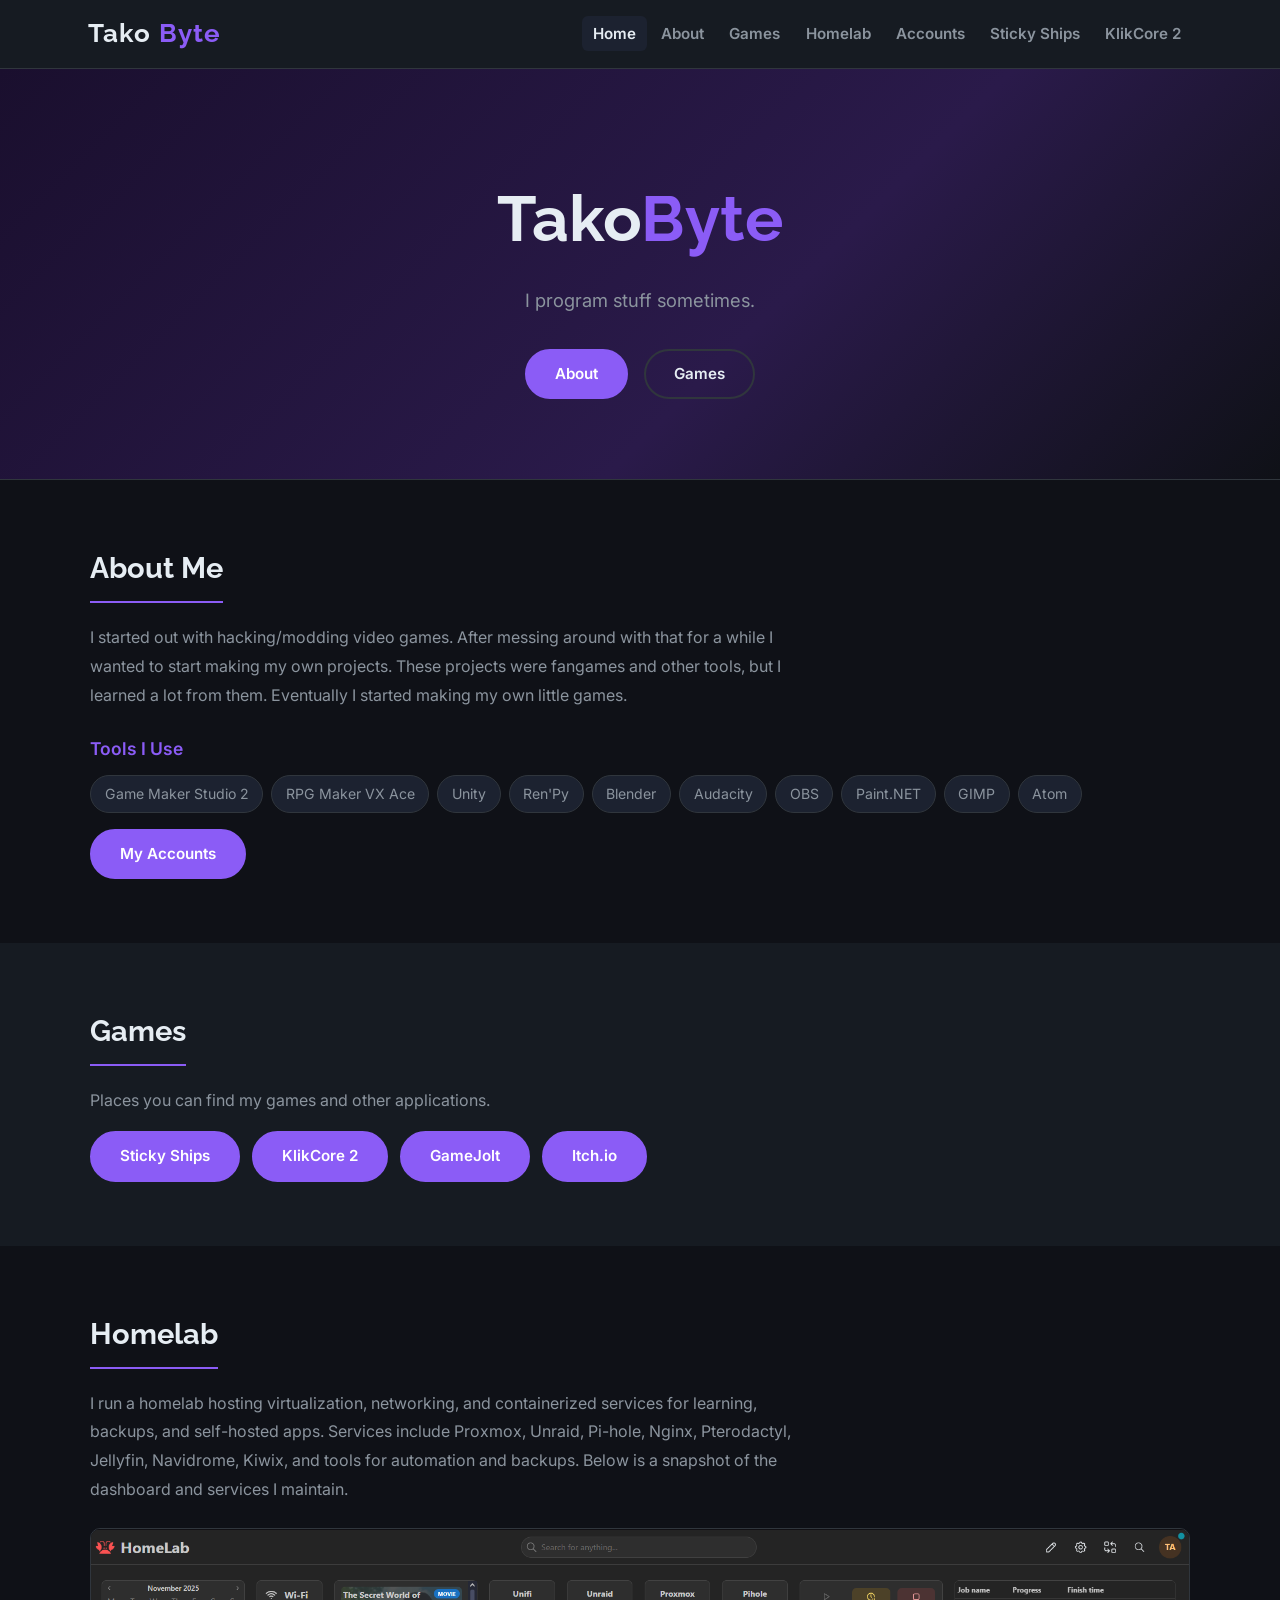
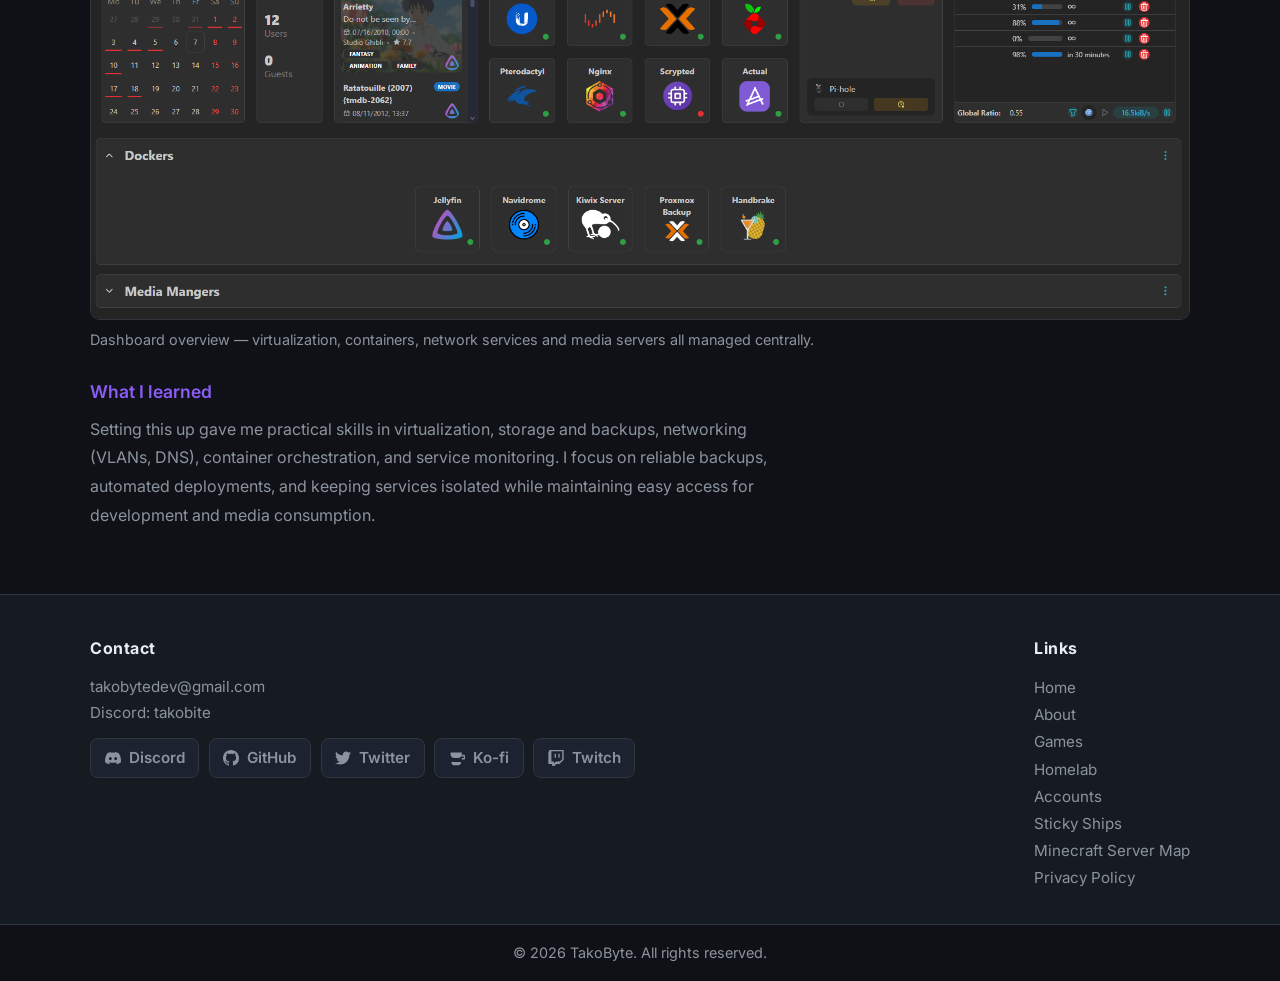
<file: index.html>
<!DOCTYPE html>
<html lang="en">
<head>
  <meta charset="UTF-8">
  <meta name="viewport" content="width=device-width,initial-scale=1.0">
  <title>TakoByte</title>
  <meta name="description" content="TakoByte's Projects — games, tools, and other things I've made.">
  <link rel="icon" type="image/png" href="assets/img/favicon.png">
  <link rel="apple-touch-icon" href="assets/img/apple-touch-icon.png">
  <link rel="stylesheet" href="assets/css/style.css?v=3.1">
  <link href="https://fonts.googleapis.com/css2?family=Inter:wght@400;600&family=Raleway:wght@700&display=swap" rel="stylesheet">
</head>
<body>

  <nav class="navbar">
    <div class="container nav-inner">
      <div class="logo">Tako<span>Byte</span></div>
      <ul class="nav-links" id="navLinks">
        <li><a href="#home" class="scrollto active">Home</a></li>
        <li><a href="#about" class="scrollto">About</a></li>
        <li><a href="#games" class="scrollto">Games</a></li>
        <li><a href="#homelab" class="scrollto">Homelab</a></li>
        <li><a href="tako.html">Accounts</a></li>
        <li><a href="stickyships.html">Sticky Ships</a></li>
        <li><a href="klikcore.html">KlikCore 2</a></li>
      </ul>
      <button class="hamburger" id="hamburger" aria-label="Open navigation">
        <span></span><span></span><span></span>
      </button>
    </div>
  </nav>

  <section class="hero" id="home">
    <div class="container hero-content">
      <h1>Tako<span>Byte</span></h1>
      <p class="hero-sub">I program stuff sometimes.</p>
      <div class="hero-btns">
        <a href="#about" class="btn scrollto">About</a>
        <a href="#games" class="btn btn-outline scrollto">Games</a>
      </div>
    </div>
  </section>

  <section class="section" id="about">
    <div class="container section-row">
      <div class="section-main">
        <h2 class="section-title">About Me</h2>
        <p class="section-text">
          I started out with hacking/modding video games. After messing around with that for a while I wanted to start
          making my own projects. These projects were fangames and other tools, but I learned a lot from them. Eventually
          I started making my own little games.
        </p>
        <h3 class="subsection-title">Tools I Use</h3>
        <ul class="tag-list">
          <li>Game Maker Studio 2</li>
          <li>RPG Maker VX Ace</li>
          <li>Unity</li>
          <li>Ren'Py</li>
          <li>Blender</li>
          <li>Audacity</li>
          <li>OBS</li>
          <li>Paint.NET</li>
          <li>GIMP</li>
          <li>Atom</li>
        </ul>
        <div class="btn-row">
          <a href="tako.html" class="btn">My Accounts</a>
        </div>
      </div>
    </div>
  </section>

  <section class="section section-alt" id="games">
    <div class="container">
      <h2 class="section-title">Games</h2>
      <p class="section-text">Places you can find my games and other applications.</p>
      <div class="btn-row">
        <a href="stickyships.html" class="btn">Sticky Ships</a>
        <a href="klikcore.html" class="btn">KlikCore 2</a>
        <a href="https://gamejolt.com/@TakoByte" class="btn" target="_blank" rel="noopener">GameJolt</a>
        <a href="https://takobyte.itch.io/" class="btn" target="_blank" rel="noopener">Itch.io</a>
      </div>
    </div>
  </section>

  <section class="section" id="homelab">
    <div class="container">
      <h2 class="section-title">Homelab</h2>
      <p class="section-text">
        I run a homelab hosting virtualization, networking, and containerized services for learning, backups, and self-hosted apps.
        Services include Proxmox, Unraid, Pi-hole, Nginx, Pterodactyl, Jellyfin, Navidrome, Kiwix, and tools for automation and backups.
        Below is a snapshot of the dashboard and services I maintain.
      </p>
      <figure class="homelab-figure">
        <img src="assets/img/Homelab.png" alt="Homelab dashboard overview">
        <figcaption>Dashboard overview — virtualization, containers, network services and media servers all managed centrally.</figcaption>
      </figure>
      <div class="homelab-experience">
        <h3 class="subsection-title">What I learned</h3>
        <p class="section-text">
          Setting this up gave me practical skills in virtualization, storage and backups, networking (VLANs, DNS),
          container orchestration, and service monitoring. I focus on reliable backups, automated deployments, and
          keeping services isolated while maintaining easy access for development and media consumption.
        </p>
      </div>
    </div>
  </section>

  <footer class="footer" id="contact">
    <div class="container footer-content">
      <div>
        <h4>Contact</h4>
        <p><a href="mailto:takobytedev@gmail.com">takobytedev@gmail.com</a></p>
        <p>Discord: takobite</p>
        <div class="social-links">
          <a class="social-btn" href="https://discord.gg/br8rTQQaUU" target="_blank" rel="noopener noreferrer" aria-label="TakoByte on Discord">
            <svg width="16" height="16" viewBox="0 0 24 24" fill="currentColor" aria-hidden="true"><path d="M20.317 4.369a19.79 19.79 0 0 0-4.885-1.515.074.074 0 0 0-.079.037c-.21.375-.444.864-.608 1.25a18.27 18.27 0 0 0-5.487 0 12.6 12.6 0 0 0-.617-1.25.077.077 0 0 0-.079-.037A19.74 19.74 0 0 0 3.677 4.37a.07.07 0 0 0-.032.027C.533 9.09-.32 13.68.099 18.21a.082.082 0 0 0 .031.057 19.9 19.9 0 0 0 5.993 3.03.078.078 0 0 0 .084-.028 14.09 14.09 0 0 0 1.226-1.994.076.076 0 0 0-.041-.106 13.1 13.1 0 0 1-1.872-.892.077.077 0 0 1-.008-.128c.126-.094.252-.192.372-.291a.074.074 0 0 1 .077-.01c3.927 1.793 8.18 1.793 12.061 0a.073.073 0 0 1 .078.01c.12.099.246.198.373.292a.077.077 0 0 1-.006.127 12.3 12.3 0 0 1-1.873.892.076.076 0 0 0-.04.107c.36.698.772 1.362 1.225 1.993a.076.076 0 0 0 .084.029 19.84 19.84 0 0 0 6.002-3.03.077.077 0 0 0 .032-.054c.5-5.177-.838-9.674-3.549-13.615a.061.061 0 0 0-.031-.03zM8.02 15.33c-1.183 0-2.157-1.085-2.157-2.419 0-1.333.955-2.419 2.157-2.419 1.21 0 2.176 1.096 2.157 2.42 0 1.333-.955 2.418-2.157 2.418zm7.975 0c-1.183 0-2.157-1.085-2.157-2.419 0-1.333.955-2.419 2.157-2.419 1.21 0 2.176 1.096 2.157 2.42 0 1.333-.946 2.418-2.157 2.418z"/></svg>
            <span>Discord</span>
          </a>
          <a class="social-btn" href="https://github.com/TakoByteDev" target="_blank" rel="noopener noreferrer" aria-label="TakoByte on GitHub">
            <svg width="16" height="16" viewBox="0 0 24 24" fill="currentColor" aria-hidden="true"><path d="M12 0C5.37 0 0 5.37 0 12c0 5.31 3.435 9.795 8.205 11.385.6.105.825-.255.825-.57 0-.285-.015-1.23-.015-2.235-3.015.555-3.795-.735-4.035-1.41-.135-.345-.72-1.41-1.23-1.695-.42-.225-1.02-.78-.015-.795.945-.015 1.62.87 1.845 1.23 1.08 1.815 2.805 1.305 3.495.99.105-.78.42-1.305.765-1.605-2.67-.3-5.46-1.335-5.46-5.925 0-1.305.465-2.385 1.23-3.225-.12-.3-.54-1.53.12-3.18 0 0 1.005-.315 3.3 1.23.96-.27 1.98-.405 3-.405s2.04.135 3 .405c2.295-1.56 3.3-1.23 3.3-1.23.66 1.65.24 2.88.12 3.18.765.84 1.23 1.905 1.23 3.225 0 4.605-2.805 5.625-5.475 5.925.435.375.81 1.095.81 2.22 0 1.605-.015 2.895-.015 3.3 0 .315.225.69.825.57A12.02 12.02 0 0 0 24 12c0-6.63-5.37-12-12-12z"/></svg>
            <span>GitHub</span>
          </a>
          <a class="social-btn" href="https://twitter.com/takobite" target="_blank" rel="noopener noreferrer" aria-label="TakoByte on Twitter">
            <svg width="16" height="16" viewBox="0 0 24 24" fill="currentColor" aria-hidden="true"><path d="M23.954 4.569c-.885.389-1.83.654-2.825.775 1.014-.611 1.794-1.574 2.163-2.723-.951.555-2.005.959-3.127 1.184-.897-.959-2.178-1.559-3.594-1.559-2.717 0-4.92 2.203-4.92 4.917 0 .39.045.765.127 1.124C7.691 8.094 4.066 6.13 1.64 3.161c-.427.722-.666 1.561-.666 2.475 0 1.71.87 3.213 2.188 4.096-.807-.026-1.566-.248-2.228-.616v.061c0 2.385 1.693 4.374 3.946 4.827-.413.111-.849.171-1.296.171-.317 0-.626-.031-.928-.086.627 1.956 2.444 3.379 4.6 3.419-1.68 1.319-3.809 2.105-6.102 2.105-.396 0-.79-.023-1.175-.068 2.179 1.397 4.768 2.212 7.548 2.212 9.056 0 14.01-7.503 14.01-14.011 0-.213-.005-.425-.014-.636.962-.695 1.8-1.562 2.46-2.549z"/></svg>
            <span>Twitter</span>
          </a>
          <a class="social-btn" href="https://ko-fi.com/takobyte" target="_blank" rel="noopener noreferrer" aria-label="Support TakoByte on Ko-fi">
            <svg width="16" height="16" viewBox="0 0 20 20" fill="currentColor" aria-hidden="true"><path d="M2 3h14v2a5 5 0 0 1-5 5H7A5 5 0 0 1 2 5V3zm14 3h2a3 3 0 0 1 0 6h-2v-2h2a1 1 0 0 0 0-2h-2V6zM3 15h12v1a3 3 0 0 1-3 3H6a3 3 0 0 1-3-3v-1z"/></svg>
            <span>Ko-fi</span>
          </a>
          <a class="social-btn" href="https://www.twitch.tv/tako_byte" target="_blank" rel="noopener noreferrer" aria-label="TakoByte on Twitch">
            <svg width="16" height="16" viewBox="0 0 24 24" fill="currentColor" aria-hidden="true"><path d="M2.149 0 .537 4.119v16.836h5.731V24h3.224l3.045-3.045h4.657L23.463 14.5V0H2.149zm19.164 13.75-3.582 3.582h-5.731l-3.045 3.045v-3.045H5.108V1.968h16.205V13.75zM17.5 5.5h-2v6h2v-6zm-5.5 0h-2v6h2v-6z"/></svg>
            <span>Twitch</span>
          </a>
        </div>
      </div>
      <div>
        <h4>Links</h4>
        <a href="#home" class="scrollto">Home</a><br>
        <a href="#about" class="scrollto">About</a><br>
        <a href="#games" class="scrollto">Games</a><br>
        <a href="#homelab" class="scrollto">Homelab</a><br>
        <a href="tako.html">Accounts</a><br>
        <a href="stickyships.html">Sticky Ships</a><br>
        <a href="https://map.takobyte.net" target="_blank" rel="noopener">Minecraft Server Map</a><br>
        <a href="privacy.html">Privacy Policy</a>
      </div>
    </div>
    <div class="footer-bottom">&copy; 2026 TakoByte. All rights reserved.</div>
  </footer>

  <a href="#home" class="back-to-top scrollto" aria-label="Back to top">
    <svg width="18" height="18" viewBox="0 0 24 24" fill="none" stroke="currentColor" stroke-width="2.5" stroke-linecap="round" stroke-linejoin="round" aria-hidden="true"><path d="M12 19V5M5 12l7-7 7 7"/></svg>
  </a>

  <script src="assets/js/main.js?v=3.0"></script>
</body>
</html>
</file>
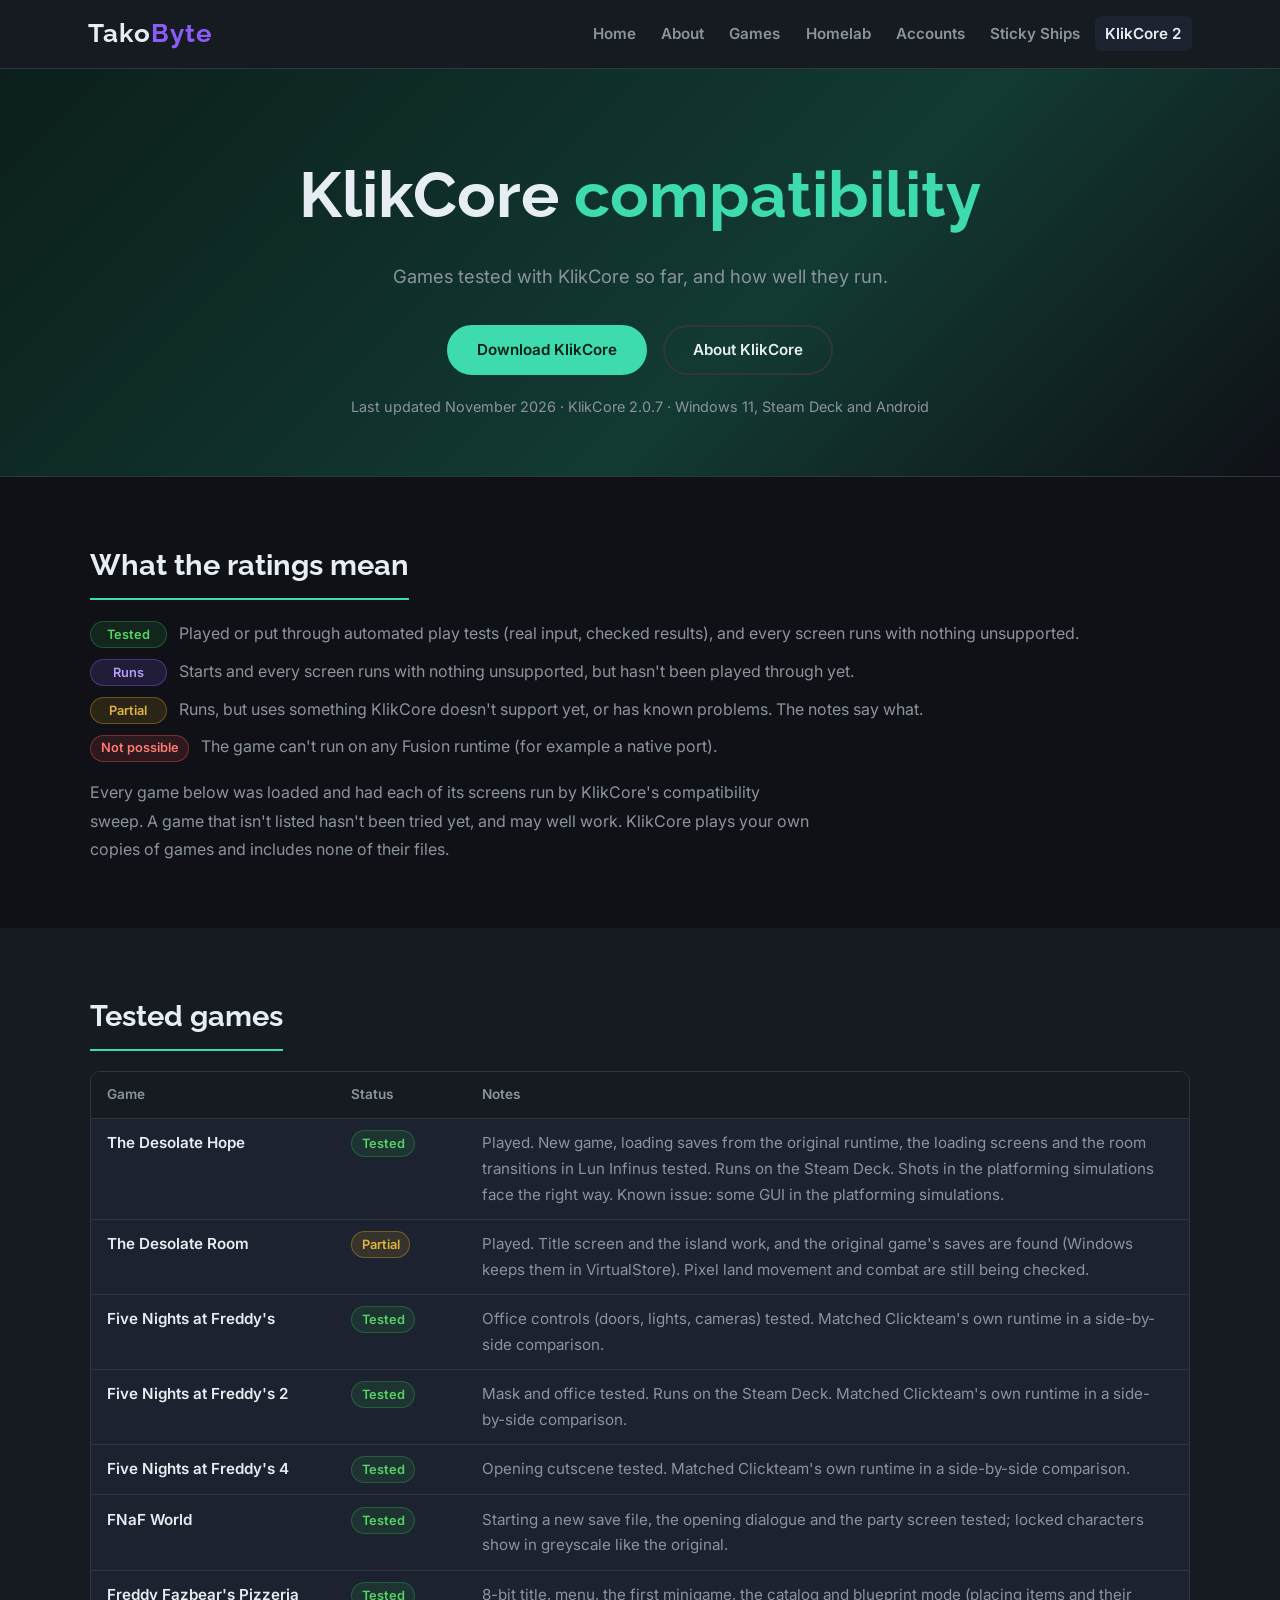
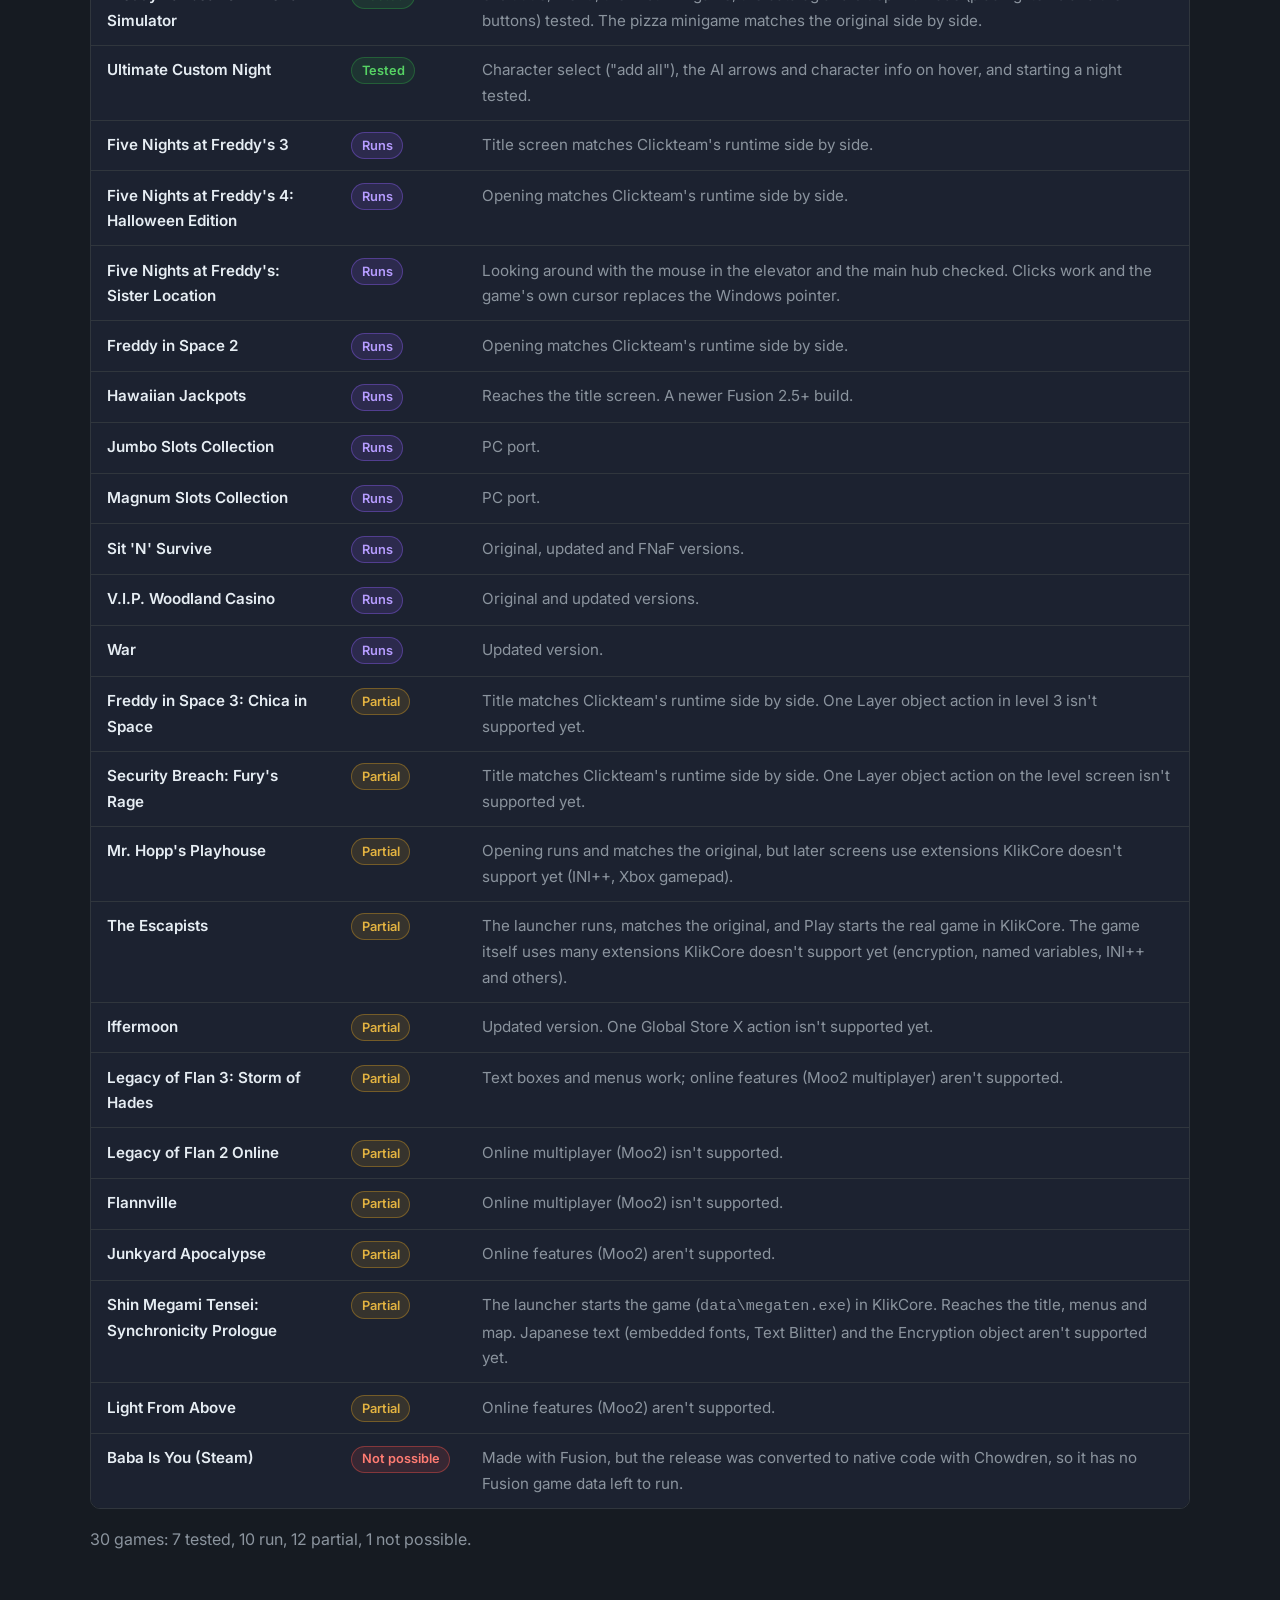
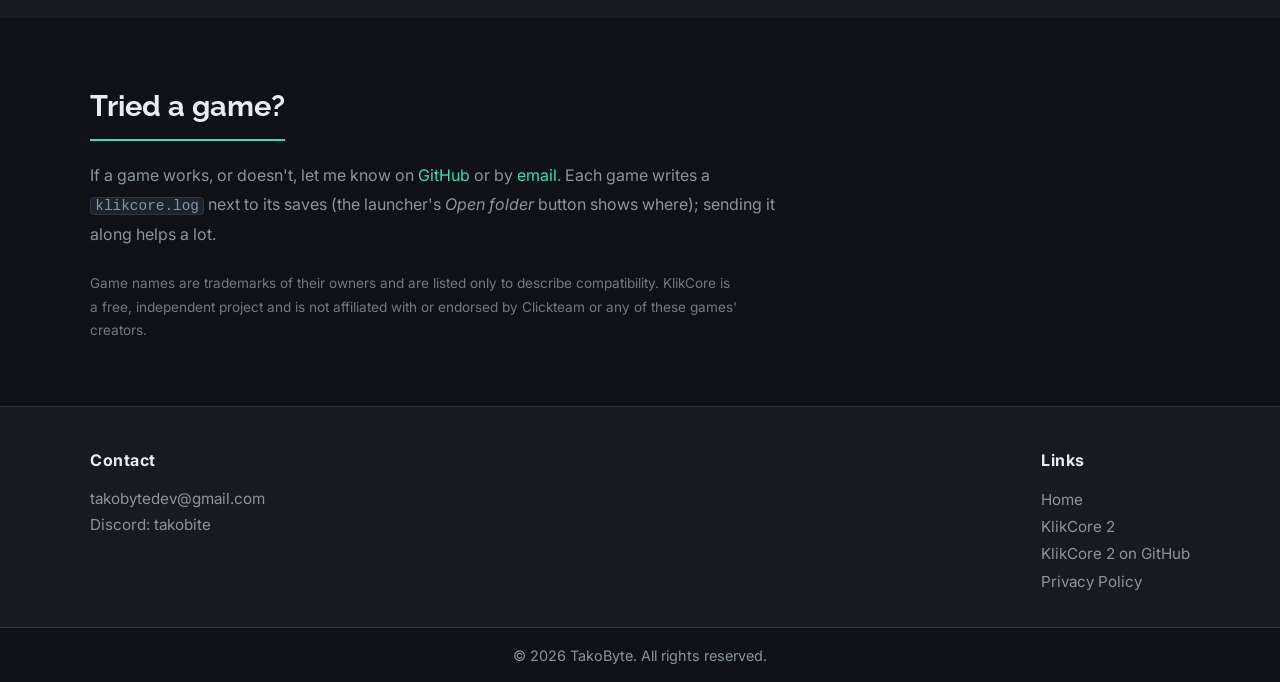
<file: klikcore-compatibility.html>
<!DOCTYPE html>
<html lang="en">
<head>
  <meta charset="UTF-8">
  <meta name="viewport" content="width=device-width,initial-scale=1.0">
  <title>KlikCore Compatibility — TakoByte</title>
  <meta name="description" content="Which Clickteam Fusion games have been tested with KlikCore, and how well they run.">
  <meta property="og:title" content="KlikCore compatibility">
  <meta property="og:description" content="Games tested with KlikCore so far, and how well they run.">
  <meta property="og:url" content="https://takobyte.net/klikcore-compatibility.html">
  <meta property="og:image" content="https://takobyte.net/assets/img/klikcore/gallery/library.jpg">
  <meta property="og:image:width" content="1280">
  <meta property="og:image:height" content="720">
  <meta name="twitter:card" content="summary_large_image">
  <meta name="twitter:image" content="https://takobyte.net/assets/img/klikcore/gallery/library.jpg">
  <meta name="theme-color" content="#3ddbad">
  <link rel="icon" type="image/png" href="assets/img/favicon.png">
  <link rel="apple-touch-icon" href="assets/img/apple-touch-icon.png">
  <link rel="stylesheet" href="assets/css/style.css?v=3.6">
  <link href="https://fonts.googleapis.com/css2?family=Inter:wght@400;600&family=Raleway:wght@700&display=swap" rel="stylesheet">
</head>
<body class="klikcore">

  <nav class="navbar">
    <div class="container nav-inner">
      <div class="logo"><a href="index.html" style="color:inherit;text-decoration:none;">Tako<span>Byte</span></a></div>
      <ul class="nav-links" id="navLinks">
        <li><a href="index.html">Home</a></li>
        <li><a href="index.html#about">About</a></li>
        <li><a href="index.html#games">Games</a></li>
        <li><a href="index.html#homelab">Homelab</a></li>
        <li><a href="tako.html">Accounts</a></li>
        <li><a href="stickyships.html">Sticky Ships</a></li>
        <li><a href="klikcore.html" class="active">KlikCore 2</a></li>
      </ul>
      <button class="hamburger" id="hamburger" aria-label="Open navigation">
        <span></span><span></span><span></span>
      </button>
    </div>
  </nav>

  <section class="hero hero-compact" id="home">
    <div class="container hero-content">
      <h1>KlikCore <span>compatibility</span></h1>
      <p class="hero-sub">Games tested with KlikCore so far, and how well they run.</p>
      <div class="hero-btns">
        <a href="klikcore.html#download" class="btn">Download KlikCore</a>
        <a href="klikcore.html" class="btn btn-outline">About KlikCore</a>
      </div>
      <p class="hero-note">Last updated November 2026 · KlikCore 2.0.7 · Windows 11, Steam Deck and Android</p>
    </div>
  </section>

  <section class="section" id="ratings">
    <div class="container">
      <h2 class="section-title">What the ratings mean</h2>
      <div class="compat-legend">
        <p><span class="badge badge-tested">Tested</span> Played or put through automated play tests (real input, checked results), and every screen runs with nothing unsupported.</p>
        <p><span class="badge badge-runs">Runs</span> Starts and every screen runs with nothing unsupported, but hasn't been played through yet.</p>
        <p><span class="badge badge-partial">Partial</span> Runs, but uses something KlikCore doesn't support yet, or has known problems. The notes say what.</p>
        <p><span class="badge badge-no">Not possible</span> The game can't run on any Fusion runtime (for example a native port).</p>
      </div>
      <p class="section-text">
        Every game below was loaded and had each of its screens run by KlikCore's compatibility sweep.
        A game that isn't listed hasn't been tried yet, and may well work. KlikCore plays your own copies of games
        and includes none of their files.
      </p>
    </div>
  </section>

  <section class="section section-alt" id="games">
    <div class="container">
      <h2 class="section-title">Tested games</h2>
      <div class="compat-wrap">
        <table class="compat-table">
          <thead>
            <tr><th>Game</th><th>Status</th><th>Notes</th></tr>
          </thead>
          <tbody>
            <tr><td>The Desolate Hope</td><td><span class="badge badge-tested">Tested</span></td><td>Played. New game, loading saves from the original runtime, the loading screens and the room transitions in Lun Infinus tested. Runs on the Steam Deck. Shots in the platforming simulations face the right way. Known issue: some GUI in the platforming simulations.</td></tr>
            <tr><td>The Desolate Room</td><td><span class="badge badge-partial">Partial</span></td><td>Played. Title screen and the island work, and the original game's saves are found (Windows keeps them in VirtualStore). Pixel land movement and combat are still being checked.</td></tr>
            <tr><td>Five Nights at Freddy's</td><td><span class="badge badge-tested">Tested</span></td><td>Office controls (doors, lights, cameras) tested. Matched Clickteam's own runtime in a side-by-side comparison.</td></tr>
            <tr><td>Five Nights at Freddy's 2</td><td><span class="badge badge-tested">Tested</span></td><td>Mask and office tested. Runs on the Steam Deck. Matched Clickteam's own runtime in a side-by-side comparison.</td></tr>
            <tr><td>Five Nights at Freddy's 4</td><td><span class="badge badge-tested">Tested</span></td><td>Opening cutscene tested. Matched Clickteam's own runtime in a side-by-side comparison.</td></tr>
            <tr><td>FNaF World</td><td><span class="badge badge-tested">Tested</span></td><td>Starting a new save file, the opening dialogue and the party screen tested; locked characters show in greyscale like the original.</td></tr>
            <tr><td>Freddy Fazbear's Pizzeria Simulator</td><td><span class="badge badge-tested">Tested</span></td><td>8-bit title, menu, the first minigame, the catalog and blueprint mode (placing items and their buttons) tested. The pizza minigame matches the original side by side.</td></tr>
            <tr><td>Ultimate Custom Night</td><td><span class="badge badge-tested">Tested</span></td><td>Character select ("add all"), the AI arrows and character info on hover, and starting a night tested.</td></tr>
            <tr><td>Five Nights at Freddy's 3</td><td><span class="badge badge-runs">Runs</span></td><td>Title screen matches Clickteam's runtime side by side.</td></tr>
            <tr><td>Five Nights at Freddy's 4: Halloween Edition</td><td><span class="badge badge-runs">Runs</span></td><td>Opening matches Clickteam's runtime side by side.</td></tr>
            <tr><td>Five Nights at Freddy's: Sister Location</td><td><span class="badge badge-runs">Runs</span></td><td>Looking around with the mouse in the elevator and the main hub checked. Clicks work and the game's own cursor replaces the Windows pointer.</td></tr>
            <tr><td>Freddy in Space 2</td><td><span class="badge badge-runs">Runs</span></td><td>Opening matches Clickteam's runtime side by side.</td></tr>
            <tr><td>Hawaiian Jackpots</td><td><span class="badge badge-runs">Runs</span></td><td>Reaches the title screen. A newer Fusion 2.5+ build.</td></tr>
            <tr><td>Jumbo Slots Collection</td><td><span class="badge badge-runs">Runs</span></td><td>PC port.</td></tr>
            <tr><td>Magnum Slots Collection</td><td><span class="badge badge-runs">Runs</span></td><td>PC port.</td></tr>
            <tr><td>Sit 'N' Survive</td><td><span class="badge badge-runs">Runs</span></td><td>Original, updated and FNaF versions.</td></tr>
            <tr><td>V.I.P. Woodland Casino</td><td><span class="badge badge-runs">Runs</span></td><td>Original and updated versions.</td></tr>
            <tr><td>War</td><td><span class="badge badge-runs">Runs</span></td><td>Updated version.</td></tr>
            <tr><td>Freddy in Space 3: Chica in Space</td><td><span class="badge badge-partial">Partial</span></td><td>Title matches Clickteam's runtime side by side. One Layer object action in level 3 isn't supported yet.</td></tr>
            <tr><td>Security Breach: Fury's Rage</td><td><span class="badge badge-partial">Partial</span></td><td>Title matches Clickteam's runtime side by side. One Layer object action on the level screen isn't supported yet.</td></tr>
            <tr><td>Mr. Hopp's Playhouse</td><td><span class="badge badge-partial">Partial</span></td><td>Opening runs and matches the original, but later screens use extensions KlikCore doesn't support yet (INI++, Xbox gamepad).</td></tr>
            <tr><td>The Escapists</td><td><span class="badge badge-partial">Partial</span></td><td>The launcher runs, matches the original, and Play starts the real game in KlikCore. The game itself uses many extensions KlikCore doesn't support yet (encryption, named variables, INI++ and others).</td></tr>
            <tr><td>Iffermoon</td><td><span class="badge badge-partial">Partial</span></td><td>Updated version. One Global Store X action isn't supported yet.</td></tr>
            <tr><td>Legacy of Flan 3: Storm of Hades</td><td><span class="badge badge-partial">Partial</span></td><td>Text boxes and menus work; online features (Moo2 multiplayer) aren't supported.</td></tr>
            <tr><td>Legacy of Flan 2 Online</td><td><span class="badge badge-partial">Partial</span></td><td>Online multiplayer (Moo2) isn't supported.</td></tr>
            <tr><td>Flannville</td><td><span class="badge badge-partial">Partial</span></td><td>Online multiplayer (Moo2) isn't supported.</td></tr>
            <tr><td>Junkyard Apocalypse</td><td><span class="badge badge-partial">Partial</span></td><td>Online features (Moo2) aren't supported.</td></tr>
            <tr><td>Shin Megami Tensei: Synchronicity Prologue</td><td><span class="badge badge-partial">Partial</span></td><td>The launcher starts the game (<code>data\megaten.exe</code>) in KlikCore. Reaches the title, menus and map. Japanese text (embedded fonts, Text Blitter) and the Encryption object aren't supported yet.</td></tr>
            <tr><td>Light From Above</td><td><span class="badge badge-partial">Partial</span></td><td>Online features (Moo2) aren't supported.</td></tr>
            <tr><td>Baba Is You (Steam)</td><td><span class="badge badge-no">Not possible</span></td><td>Made with Fusion, but the release was converted to native code with Chowdren, so it has no Fusion game data left to run.</td></tr>
          </tbody>
        </table>
      </div>
      <p class="section-text compat-count" id="compatCount"></p>
    </div>
  </section>

  <section class="section" id="report">
    <div class="container">
      <h2 class="section-title">Tried a game?</h2>
      <p class="section-text">
        If a game works, or doesn't, let me know on <a href="https://github.com/Jackhiles/KlikCore2/issues" target="_blank" rel="noopener">GitHub</a>
        or by <a href="mailto:takobytedev@gmail.com">email</a>. Each game writes a <code>klikcore.log</code> next to its saves
        (the launcher's <em>Open folder</em> button shows where); sending it along helps a lot.
      </p>
      <p class="fine-print">
        Game names are trademarks of their owners and are listed only to describe compatibility. KlikCore is a free,
        independent project and is not affiliated with or endorsed by Clickteam or any of these games' creators.
      </p>
    </div>
  </section>

  <footer class="footer" id="contact">
    <div class="container footer-content">
      <div>
        <h4>Contact</h4>
        <p><a href="mailto:takobytedev@gmail.com">takobytedev@gmail.com</a></p>
        <p>Discord: takobite</p>
      </div>
      <div>
        <h4>Links</h4>
        <a href="index.html">Home</a><br>
        <a href="klikcore.html">KlikCore 2</a><br>
        <a href="https://github.com/Jackhiles/KlikCore2" target="_blank" rel="noopener">KlikCore 2 on GitHub</a><br>
        <a href="privacy.html">Privacy Policy</a>
      </div>
    </div>
    <div class="footer-bottom">&copy; 2026 TakoByte. All rights reserved.</div>
  </footer>

  <a href="#home" class="back-to-top scrollto" aria-label="Back to top">
    <svg width="18" height="18" viewBox="0 0 24 24" fill="none" stroke="currentColor" stroke-width="2.5" stroke-linecap="round" stroke-linejoin="round" aria-hidden="true"><path d="M12 19V5M5 12l7-7 7 7"/></svg>
  </a>

  <script src="assets/js/main.js?v=3.0"></script>
  <script>
    // Summary line from the table.
    (function () {
      var n = function (c) { return document.querySelectorAll('.compat-table .badge-' + c).length; };
      var total = document.querySelectorAll('.compat-table tbody tr').length;
      document.getElementById('compatCount').textContent =
        total + ' games: ' + n('tested') + ' tested, ' + n('runs') + ' run, ' + n('partial') + ' partial, ' + n('no') + ' not possible.';
    })();
  </script>
</body>
</html>
</file>
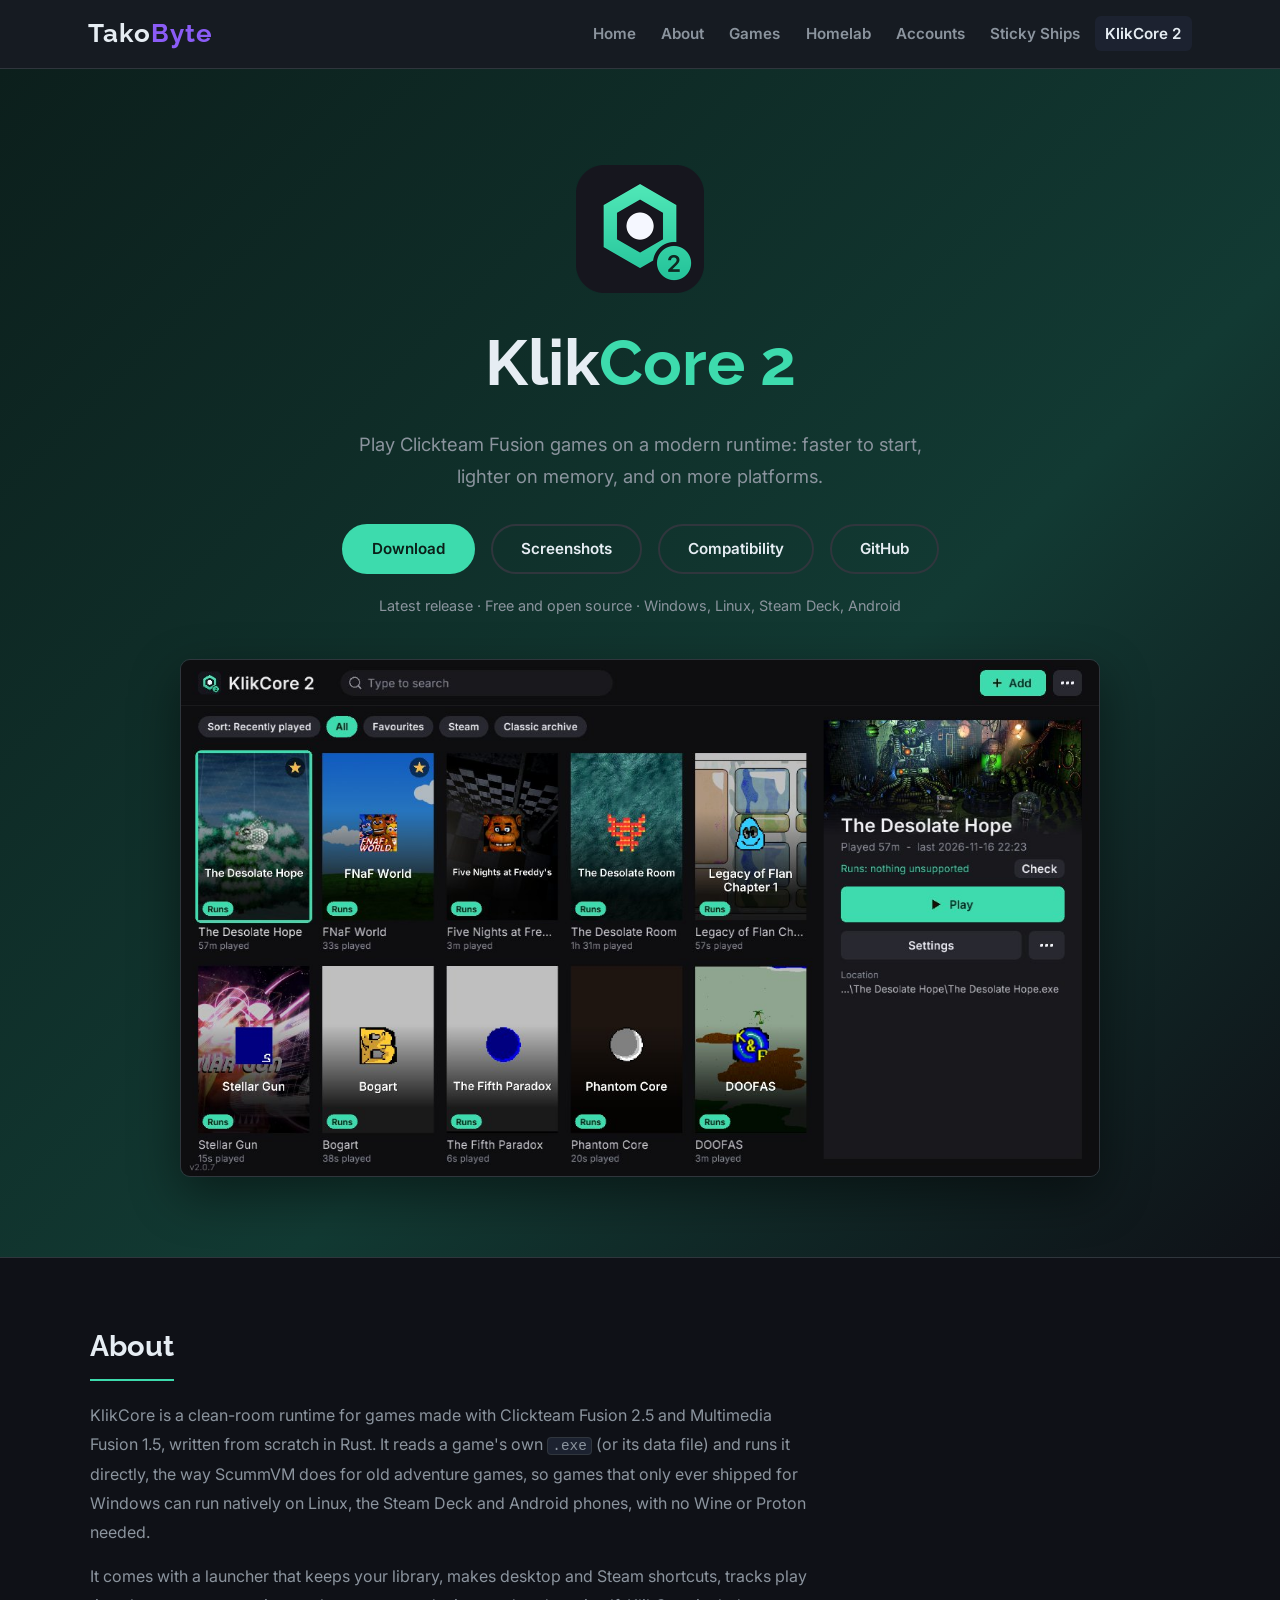
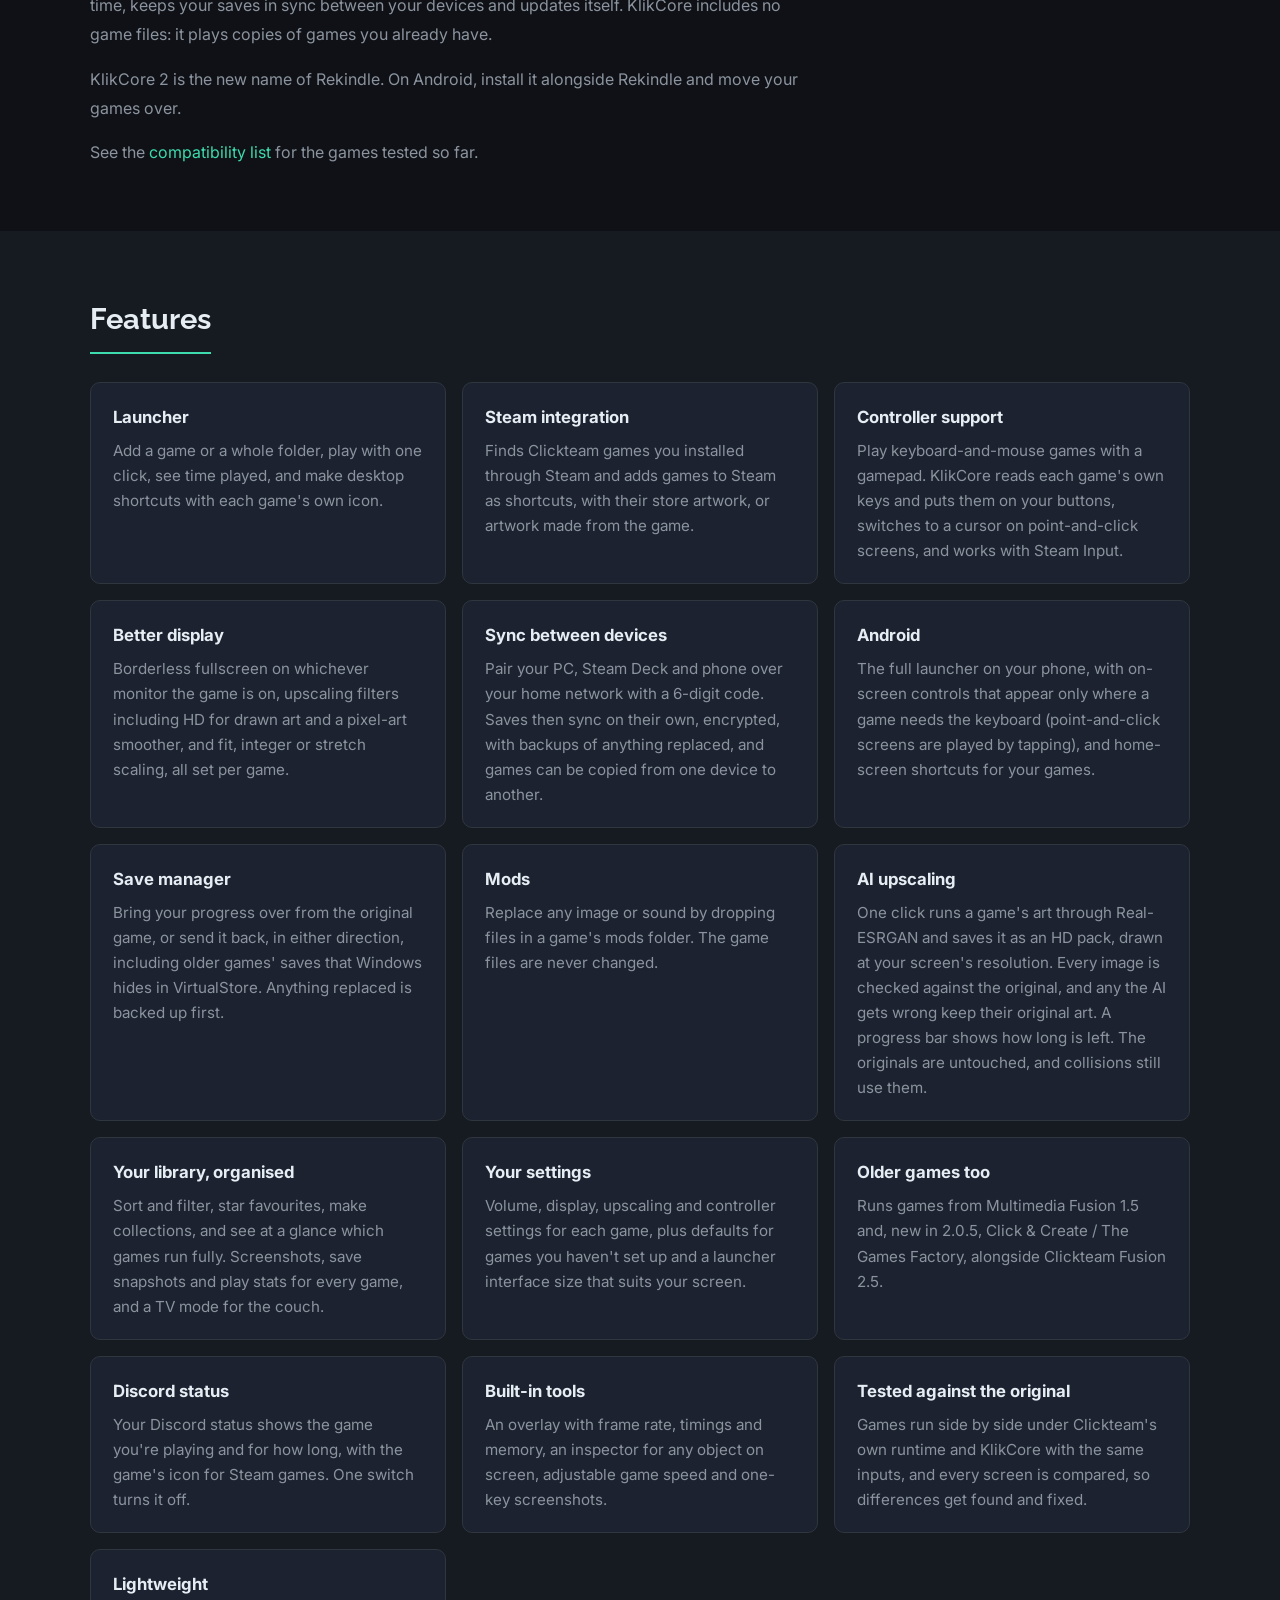
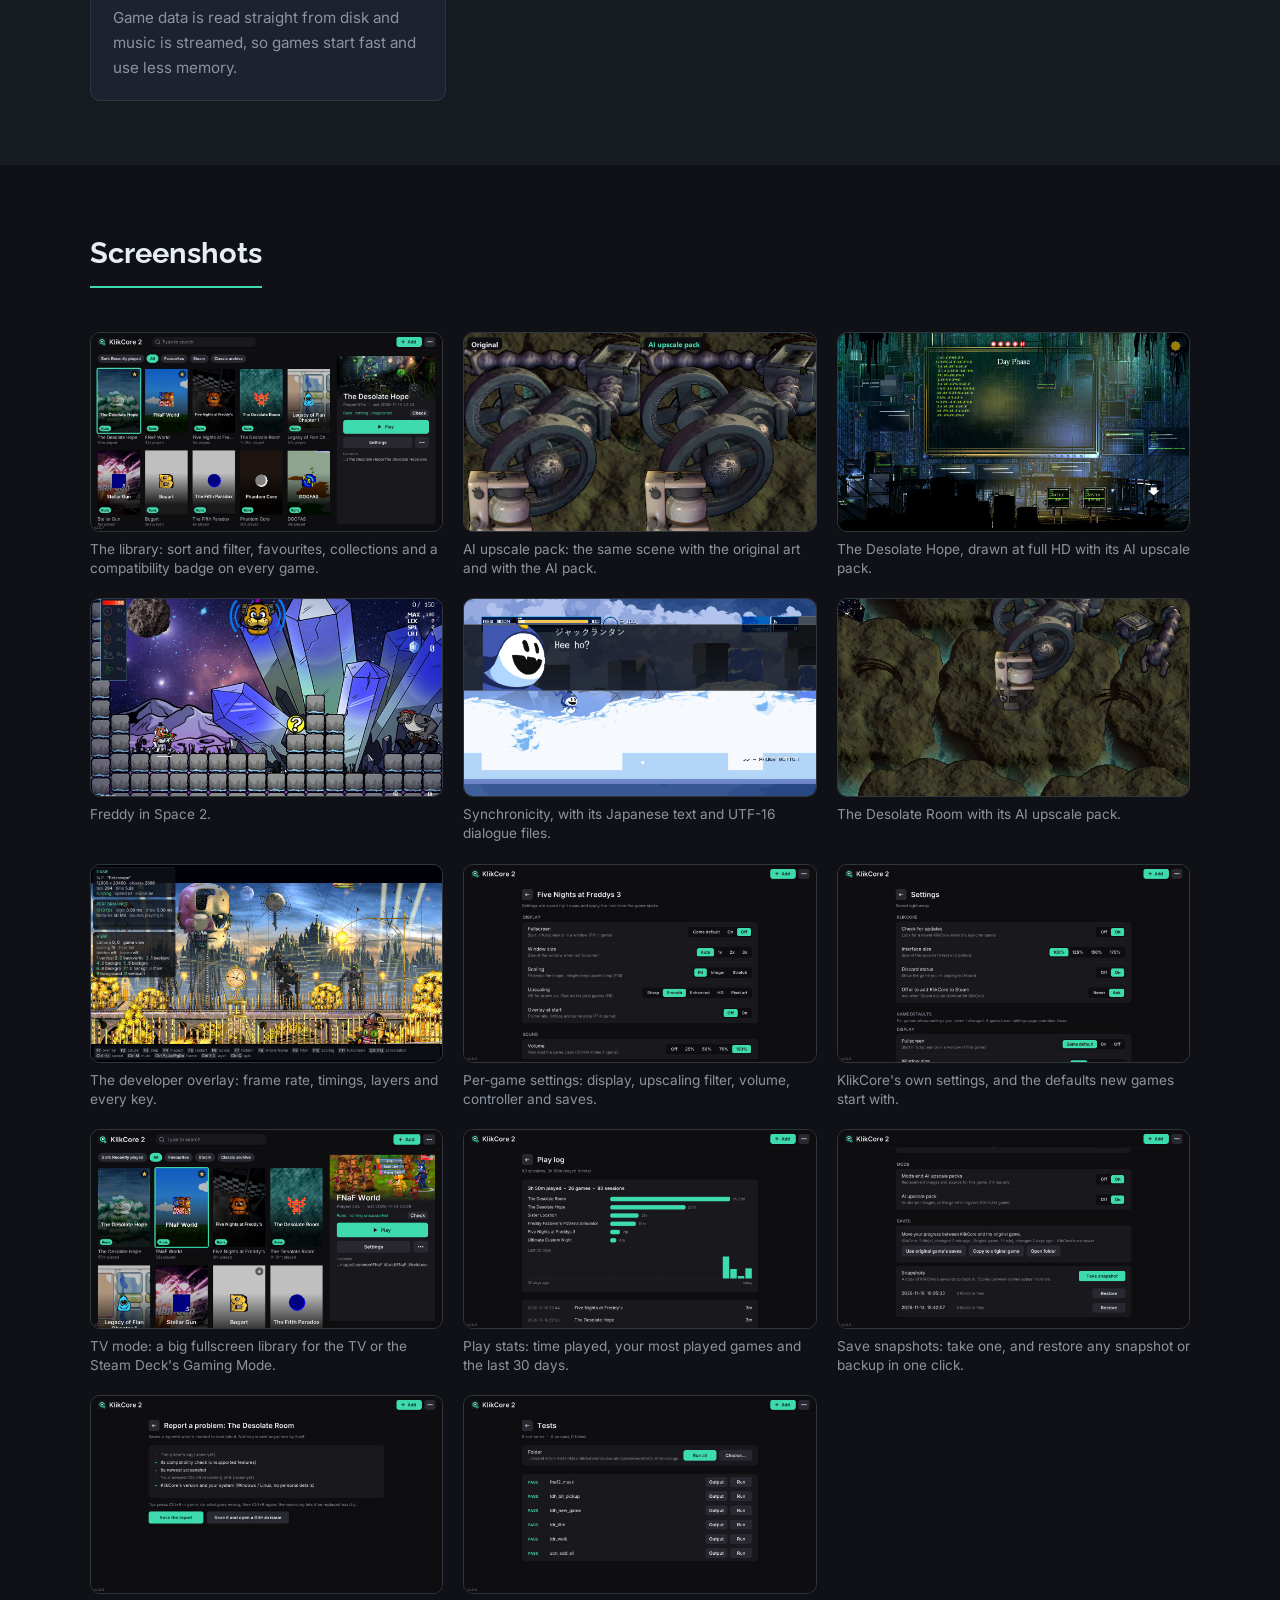
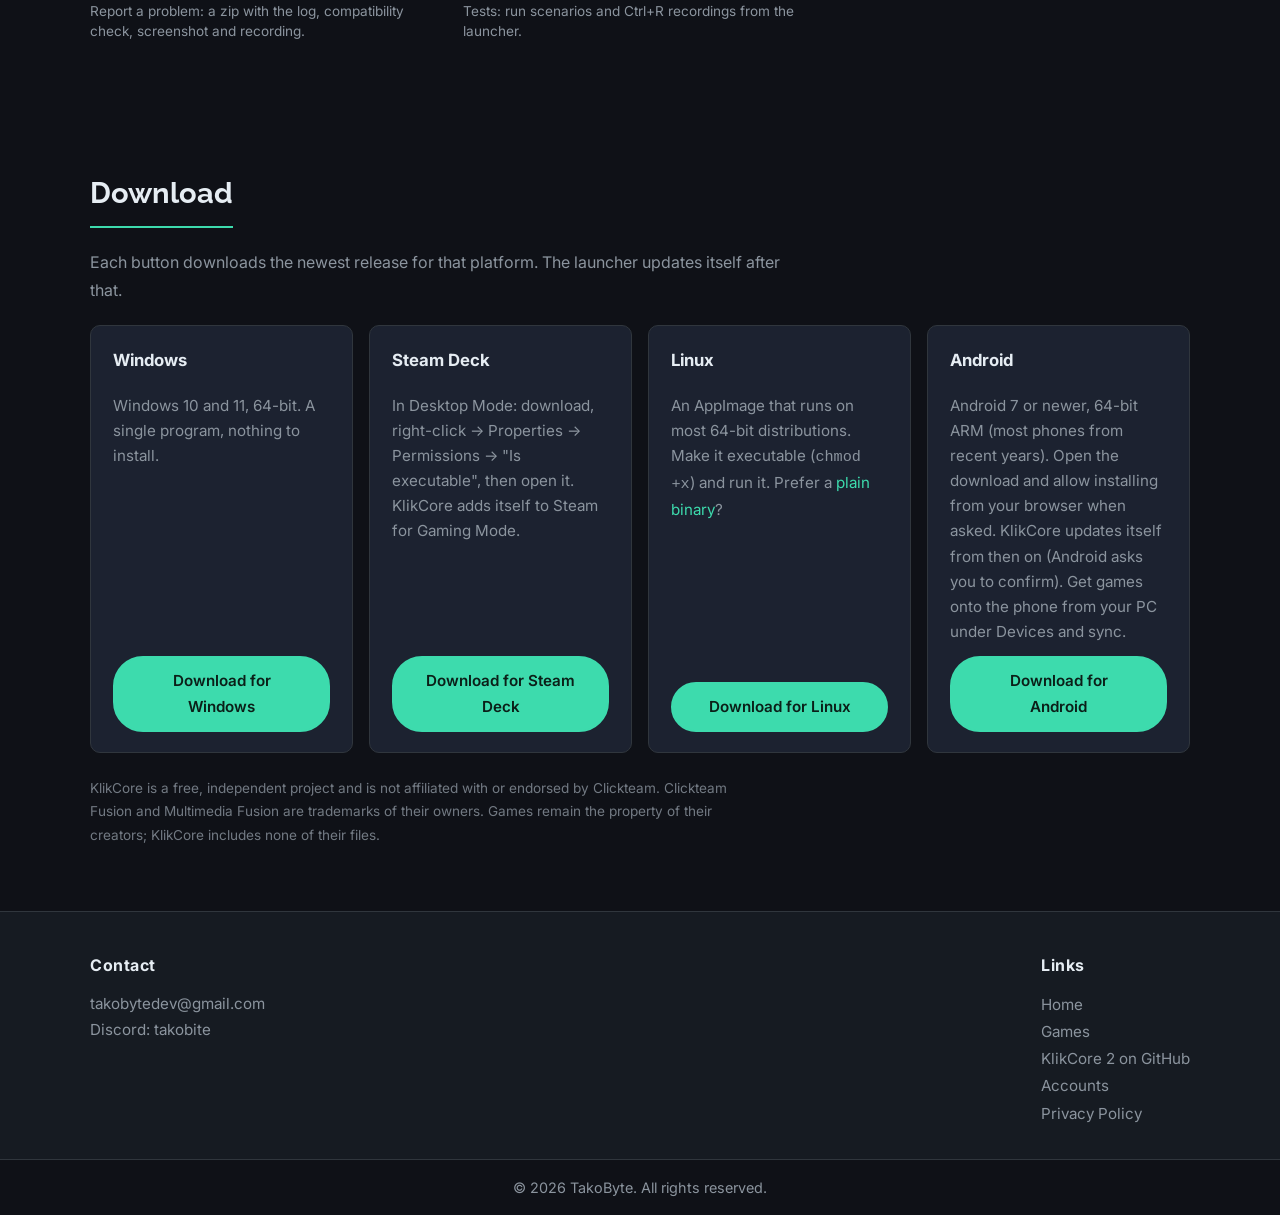
<file: klikcore.html>
<!DOCTYPE html>
<html lang="en">
<head>
  <meta charset="UTF-8">
  <meta name="viewport" content="width=device-width,initial-scale=1.0">
  <title>KlikCore 2 — TakoByte</title>
  <meta name="description" content="KlikCore: a free, open-source runtime that plays Clickteam Fusion games on a modern engine, on Windows, Linux and the Steam Deck.">
  <meta property="og:title" content="KlikCore 2">
  <meta property="og:description" content="Play Clickteam Fusion games on a modern runtime: Windows, Linux and Steam Deck.">
  <meta property="og:url" content="https://takobyte.net/klikcore.html">
  <meta property="og:image" content="https://takobyte.net/assets/img/klikcore/gallery/library.jpg">
  <meta property="og:image:width" content="1280">
  <meta property="og:image:height" content="720">
  <meta name="twitter:card" content="summary_large_image">
  <meta name="twitter:image" content="https://takobyte.net/assets/img/klikcore/gallery/library.jpg">
  <meta name="theme-color" content="#3ddbad">
  <link rel="icon" type="image/png" href="assets/img/favicon.png">
  <link rel="apple-touch-icon" href="assets/img/apple-touch-icon.png">
  <link rel="stylesheet" href="assets/css/style.css?v=3.6">
  <link href="https://fonts.googleapis.com/css2?family=Inter:wght@400;600&family=Raleway:wght@700&display=swap" rel="stylesheet">
</head>
<body class="klikcore">

  <nav class="navbar">
    <div class="container nav-inner">
      <div class="logo"><a href="index.html" style="color:inherit;text-decoration:none;">Tako<span>Byte</span></a></div>
      <ul class="nav-links" id="navLinks">
        <li><a href="index.html">Home</a></li>
        <li><a href="index.html#about">About</a></li>
        <li><a href="index.html#games">Games</a></li>
        <li><a href="index.html#homelab">Homelab</a></li>
        <li><a href="tako.html">Accounts</a></li>
        <li><a href="stickyships.html">Sticky Ships</a></li>
        <li><a href="klikcore.html" class="active">KlikCore 2</a></li>
      </ul>
      <button class="hamburger" id="hamburger" aria-label="Open navigation">
        <span></span><span></span><span></span>
      </button>
    </div>
  </nav>

  <section class="hero" id="home">
    <div class="container hero-content">
      <img class="rk-logo" src="assets/img/klikcore/icon.png" alt="" width="128" height="128">
      <h1>Klik<span>Core 2</span></h1>
      <p class="hero-sub">Play Clickteam Fusion games on a modern runtime: faster to start, lighter on memory, and on more platforms.</p>
      <div class="hero-btns">
        <a href="#download" class="btn scrollto">Download</a>
        <a href="#screenshots" class="btn btn-outline scrollto">Screenshots</a>
        <a href="klikcore-compatibility.html" class="btn btn-outline">Compatibility</a>
        <a href="https://github.com/Jackhiles/KlikCore2" class="btn btn-outline" target="_blank" rel="noopener">GitHub</a>
      </div>
      <p class="hero-note"><span id="rkVersion">Latest release</span> · Free and open source · Windows, Linux, Steam Deck, Android</p>
      <a href="#screenshots" class="scrollto kc-hero-shot"><img src="assets/img/klikcore/gallery/library.jpg" alt="The KlikCore launcher: a library of games with their artwork" width="1280" height="720"></a>
    </div>
  </section>

  <section class="section" id="about">
    <div class="container">
      <h2 class="section-title">About</h2>
      <p class="section-text">
        KlikCore is a clean-room runtime for games made with Clickteam Fusion 2.5 and Multimedia Fusion 1.5,
        written from scratch in Rust. It reads a game's own <code>.exe</code> (or its data file) and runs it
        directly, the way ScummVM does for old adventure games, so games that only ever shipped for Windows can
        run natively on Linux, the Steam Deck and Android phones, with no Wine or Proton needed.
      </p>
      <p class="section-text">
        It comes with a launcher that keeps your library, makes desktop and Steam shortcuts, tracks play time,
        keeps your saves in sync between your devices and updates itself. KlikCore includes no game files: it plays copies of games you already have.
      </p>
      <p class="section-text">
        KlikCore 2 is the new name of Rekindle. On Android, install it alongside Rekindle and move your games over.
      </p>
      <p class="section-text">
        See the <a href="klikcore-compatibility.html">compatibility list</a> for the games tested so far.
      </p>
    </div>
  </section>

  <section class="section section-alt" id="features">
    <div class="container">
      <h2 class="section-title">Features</h2>
      <div class="feature-grid">
        <div class="feature-card">
          <h3>Launcher</h3>
          <p>Add a game or a whole folder, play with one click, see time played, and make desktop shortcuts with each game's own icon.</p>
        </div>
        <div class="feature-card">
          <h3>Steam integration</h3>
          <p>Finds Clickteam games you installed through Steam and adds games to Steam as shortcuts, with their store artwork, or artwork made from the game.</p>
        </div>
        <div class="feature-card">
          <h3>Controller support</h3>
          <p>Play keyboard-and-mouse games with a gamepad. KlikCore reads each game's own keys and puts them on your buttons, switches to a cursor on point-and-click screens, and works with Steam Input.</p>
        </div>
        <div class="feature-card">
          <h3>Better display</h3>
          <p>Borderless fullscreen on whichever monitor the game is on, upscaling filters including HD for drawn art and a pixel-art smoother, and fit, integer or stretch scaling, all set per game.</p>
        </div>
        <div class="feature-card">
          <h3>Sync between devices</h3>
          <p>Pair your PC, Steam Deck and phone over your home network with a 6-digit code. Saves then sync on their own, encrypted, with backups of anything replaced, and games can be copied from one device to another.</p>
        </div>
        <div class="feature-card">
          <h3>Android</h3>
          <p>The full launcher on your phone, with on-screen controls that appear only where a game needs the keyboard (point-and-click screens are played by tapping), and home-screen shortcuts for your games.</p>
        </div>
        <div class="feature-card">
          <h3>Save manager</h3>
          <p>Bring your progress over from the original game, or send it back, in either direction, including older games' saves that Windows hides in VirtualStore. Anything replaced is backed up first.</p>
        </div>
        <div class="feature-card">
          <h3>Mods</h3>
          <p>Replace any image or sound by dropping files in a game's mods folder. The game files are never changed.</p>
        </div>
        <div class="feature-card">
          <h3>AI upscaling</h3>
          <p>One click runs a game's art through Real-ESRGAN and saves it as an HD pack, drawn at your screen's resolution. Every image is checked against the original, and any the AI gets wrong keep their original art. A progress bar shows how long is left. The originals are untouched, and collisions still use them.</p>
        </div>
        <div class="feature-card">
          <h3>Your library, organised</h3>
          <p>Sort and filter, star favourites, make collections, and see at a glance which games run fully. Screenshots, save snapshots and play stats for every game, and a TV mode for the couch.</p>
        </div>
        <div class="feature-card">
          <h3>Your settings</h3>
          <p>Volume, display, upscaling and controller settings for each game, plus defaults for games you haven't set up and a launcher interface size that suits your screen.</p>
        </div>
        <div class="feature-card">
          <h3>Older games too</h3>
          <p>Runs games from Multimedia Fusion 1.5 and, new in 2.0.5, Click &amp; Create / The Games Factory, alongside Clickteam Fusion 2.5.</p>
        </div>
        <div class="feature-card">
          <h3>Discord status</h3>
          <p>Your Discord status shows the game you're playing and for how long, with the game's icon for Steam games. One switch turns it off.</p>
        </div>
        <div class="feature-card">
          <h3>Built-in tools</h3>
          <p>An overlay with frame rate, timings and memory, an inspector for any object on screen, adjustable game speed and one-key screenshots.</p>
        </div>
        <div class="feature-card">
          <h3>Tested against the original</h3>
          <p>Games run side by side under Clickteam's own runtime and KlikCore with the same inputs, and every screen is compared, so differences get found and fixed.</p>
        </div>
        <div class="feature-card">
          <h3>Lightweight</h3>
          <p>Game data is read straight from disk and music is streamed, so games start fast and use less memory.</p>
        </div>
      </div>
    </div>
  </section>

  <section class="section" id="screenshots">
    <div class="container">
      <h2 class="section-title">Screenshots</h2>
      <div class="gallery-grid gallery-wide shots">
        <figure class="shot">
          <a href="assets/img/klikcore/gallery/library.jpg" target="_blank" rel="noopener"><img src="assets/img/klikcore/gallery/library.jpg" alt="The library: sort and filter, favourites, collections and a compatibility badge on every game." loading="lazy"></a>
          <figcaption>The library: sort and filter, favourites, collections and a compatibility badge on every game.</figcaption>
        </figure>
        <figure class="shot">
          <a href="assets/img/klikcore/gallery/ai-upscale.jpg" target="_blank" rel="noopener"><img src="assets/img/klikcore/gallery/ai-upscale.jpg" alt="AI upscale pack: the same scene with the original art and with the AI pack." loading="lazy"></a>
          <figcaption>AI upscale pack: the same scene with the original art and with the AI pack.</figcaption>
        </figure>
        <figure class="shot">
          <a href="assets/img/klikcore/gallery/game-1.jpg" target="_blank" rel="noopener"><img src="assets/img/klikcore/gallery/game-1.jpg" alt="The Desolate Hope, drawn at full HD with its AI upscale pack." loading="lazy"></a>
          <figcaption>The Desolate Hope, drawn at full HD with its AI upscale pack.</figcaption>
        </figure>
        <figure class="shot">
          <a href="assets/img/klikcore/gallery/game-2.jpg" target="_blank" rel="noopener"><img src="assets/img/klikcore/gallery/game-2.jpg" alt="Freddy in Space 2." loading="lazy"></a>
          <figcaption>Freddy in Space 2.</figcaption>
        </figure>
        <figure class="shot">
          <a href="assets/img/klikcore/gallery/game-3.jpg" target="_blank" rel="noopener"><img src="assets/img/klikcore/gallery/game-3.jpg" alt="Synchronicity, with its Japanese text and UTF-16 dialogue files." loading="lazy"></a>
          <figcaption>Synchronicity, with its Japanese text and UTF-16 dialogue files.</figcaption>
        </figure>
        <figure class="shot">
          <a href="assets/img/klikcore/gallery/game-4.jpg" target="_blank" rel="noopener"><img src="assets/img/klikcore/gallery/game-4.jpg" alt="The Desolate Room with its AI upscale pack." loading="lazy"></a>
          <figcaption>The Desolate Room with its AI upscale pack.</figcaption>
        </figure>
        <figure class="shot">
          <a href="assets/img/klikcore/gallery/overlay.jpg" target="_blank" rel="noopener"><img src="assets/img/klikcore/gallery/overlay.jpg" alt="The developer overlay: frame rate, timings, layers and every key." loading="lazy"></a>
          <figcaption>The developer overlay: frame rate, timings, layers and every key.</figcaption>
        </figure>
        <figure class="shot">
          <a href="assets/img/klikcore/gallery/game-settings.jpg" target="_blank" rel="noopener"><img src="assets/img/klikcore/gallery/game-settings.jpg" alt="Per-game settings: display, upscaling filter, volume, controller and saves." loading="lazy"></a>
          <figcaption>Per-game settings: display, upscaling filter, volume, controller and saves.</figcaption>
        </figure>
        <figure class="shot">
          <a href="assets/img/klikcore/gallery/settings.jpg" target="_blank" rel="noopener"><img src="assets/img/klikcore/gallery/settings.jpg" alt="KlikCore&#x27;s own settings, and the defaults new games start with." loading="lazy"></a>
          <figcaption>KlikCore&#x27;s own settings, and the defaults new games start with.</figcaption>
        </figure>
        <figure class="shot">
          <a href="assets/img/klikcore/gallery/tv-mode.jpg" target="_blank" rel="noopener"><img src="assets/img/klikcore/gallery/tv-mode.jpg" alt="TV mode: a big fullscreen library for the TV or the Steam Deck&#x27;s Gaming Mode." loading="lazy"></a>
          <figcaption>TV mode: a big fullscreen library for the TV or the Steam Deck&#x27;s Gaming Mode.</figcaption>
        </figure>
        <figure class="shot">
          <a href="assets/img/klikcore/gallery/play-stats.jpg" target="_blank" rel="noopener"><img src="assets/img/klikcore/gallery/play-stats.jpg" alt="Play stats: time played, your most played games and the last 30 days." loading="lazy"></a>
          <figcaption>Play stats: time played, your most played games and the last 30 days.</figcaption>
        </figure>
        <figure class="shot">
          <a href="assets/img/klikcore/gallery/save-snapshots.jpg" target="_blank" rel="noopener"><img src="assets/img/klikcore/gallery/save-snapshots.jpg" alt="Save snapshots: take one, and restore any snapshot or backup in one click." loading="lazy"></a>
          <figcaption>Save snapshots: take one, and restore any snapshot or backup in one click.</figcaption>
        </figure>
        <figure class="shot">
          <a href="assets/img/klikcore/gallery/report.jpg" target="_blank" rel="noopener"><img src="assets/img/klikcore/gallery/report.jpg" alt="Report a problem: a zip with the log, compatibility check, screenshot and recording." loading="lazy"></a>
          <figcaption>Report a problem: a zip with the log, compatibility check, screenshot and recording.</figcaption>
        </figure>
        <figure class="shot">
          <a href="assets/img/klikcore/gallery/tests.jpg" target="_blank" rel="noopener"><img src="assets/img/klikcore/gallery/tests.jpg" alt="Tests: run scenarios and Ctrl+R recordings from the launcher." loading="lazy"></a>
          <figcaption>Tests: run scenarios and Ctrl+R recordings from the launcher.</figcaption>
        </figure>
      </div>
    </div>
  </section>

  <section class="section" id="download">
    <div class="container">
      <h2 class="section-title">Download</h2>
      <p class="section-text">Each button downloads the newest release for that platform. The launcher updates itself after that.</p>
      <div class="rk-downloads">
        <div class="feature-card rk-dl">
          <h3>Windows</h3>
          <p>Windows 10 and 11, 64-bit. A single program, nothing to install.</p>
          <a class="btn" href="https://github.com/Jackhiles/KlikCore2/releases/latest/download/klikcore-windows-x86_64.exe">Download for Windows</a>
        </div>
        <div class="feature-card rk-dl">
          <h3>Steam Deck</h3>
          <p>In Desktop Mode: download, right-click → Properties → Permissions → "Is executable", then open it. KlikCore adds itself to Steam for Gaming Mode.</p>
          <a class="btn" href="https://github.com/Jackhiles/KlikCore2/releases/latest/download/KlikCore-x86_64.AppImage">Download for Steam Deck</a>
        </div>
        <div class="feature-card rk-dl">
          <h3>Linux</h3>
          <p>An AppImage that runs on most 64-bit distributions. Make it executable (<code>chmod +x</code>) and run it. Prefer a <a class="rk-alt" href="https://github.com/Jackhiles/KlikCore2/releases/latest/download/klikcore-linux-x86_64">plain binary</a>?</p>
          <a class="btn" href="https://github.com/Jackhiles/KlikCore2/releases/latest/download/KlikCore-x86_64.AppImage">Download for Linux</a>
        </div>
        <div class="feature-card rk-dl">
          <h3>Android</h3>
          <p>Android 7 or newer, 64-bit ARM (most phones from recent years). Open the download and allow installing from your browser when asked. KlikCore updates itself from then on (Android asks you to confirm). Get games onto the phone from your PC under Devices and sync.</p>
          <a class="btn" href="https://github.com/Jackhiles/KlikCore2/releases/latest/download/klikcore-android-arm64.apk">Download for Android</a>
        </div>
      </div>
      <p class="fine-print">
        KlikCore is a free, independent project and is not affiliated with or endorsed by Clickteam. Clickteam Fusion
        and Multimedia Fusion are trademarks of their owners. Games remain the property of their creators; KlikCore
        includes none of their files.
      </p>
    </div>
  </section>

  <footer class="footer" id="contact">
    <div class="container footer-content">
      <div>
        <h4>Contact</h4>
        <p><a href="mailto:takobytedev@gmail.com">takobytedev@gmail.com</a></p>
        <p>Discord: takobite</p>
      </div>
      <div>
        <h4>Links</h4>
        <a href="index.html">Home</a><br>
        <a href="index.html#games">Games</a><br>
        <a href="https://github.com/Jackhiles/KlikCore2" target="_blank" rel="noopener">KlikCore 2 on GitHub</a><br>
        <a href="tako.html">Accounts</a><br>
        <a href="privacy.html">Privacy Policy</a>
      </div>
    </div>
    <div class="footer-bottom">&copy; 2026 TakoByte. All rights reserved.</div>
  </footer>

  <a href="#home" class="back-to-top scrollto" aria-label="Back to top">
    <svg width="18" height="18" viewBox="0 0 24 24" fill="none" stroke="currentColor" stroke-width="2.5" stroke-linecap="round" stroke-linejoin="round" aria-hidden="true"><path d="M12 19V5M5 12l7-7 7 7"/></svg>
  </a>

  <script src="assets/js/main.js?v=3.0"></script>
  <script>
    // Show the newest version number (the download links work without this).
    fetch('https://api.github.com/repos/Jackhiles/KlikCore2/releases/latest')
      .then(function (r) { return r.ok ? r.json() : null; })
      .then(function (rel) {
        if (rel && rel.tag_name) {
          document.getElementById('rkVersion').textContent = 'Version ' + rel.tag_name.replace(/^v/, '');
        }
      })
      .catch(function () {});
  </script>
</body>
</html>
</file>
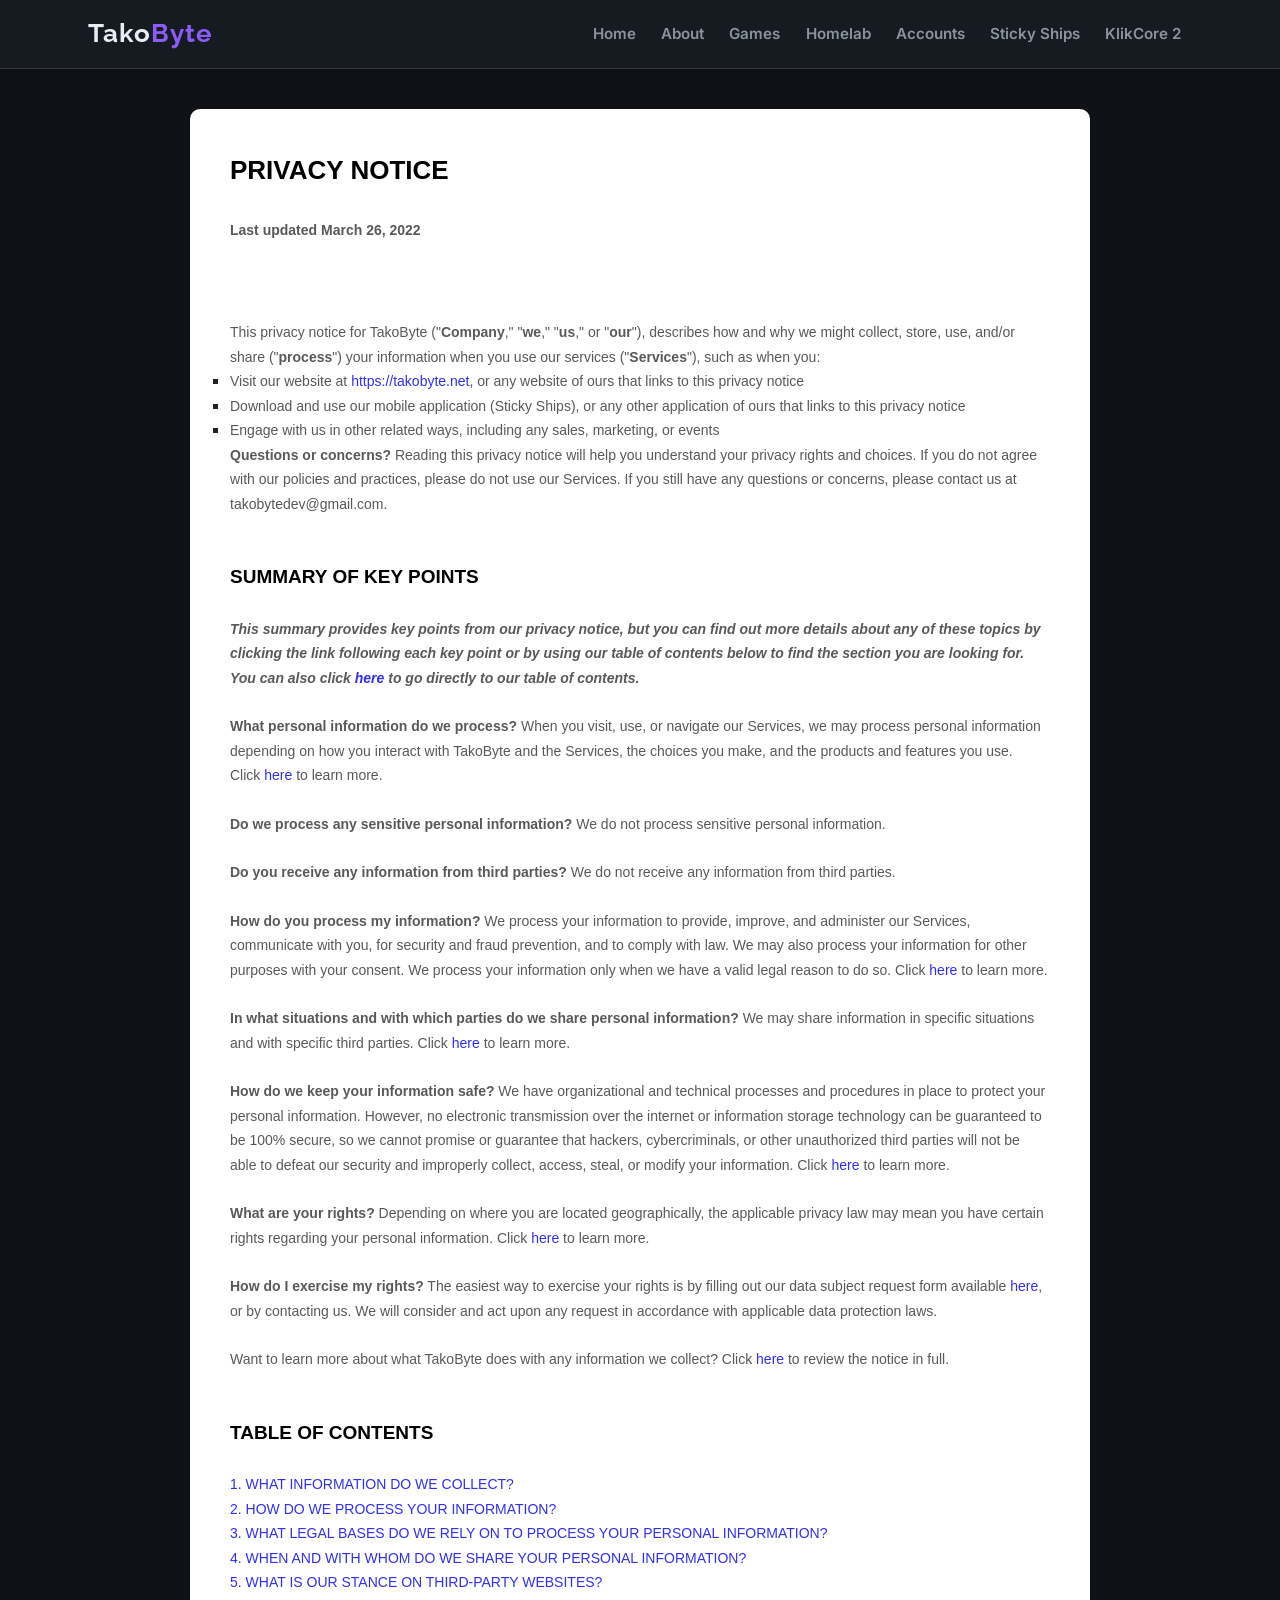
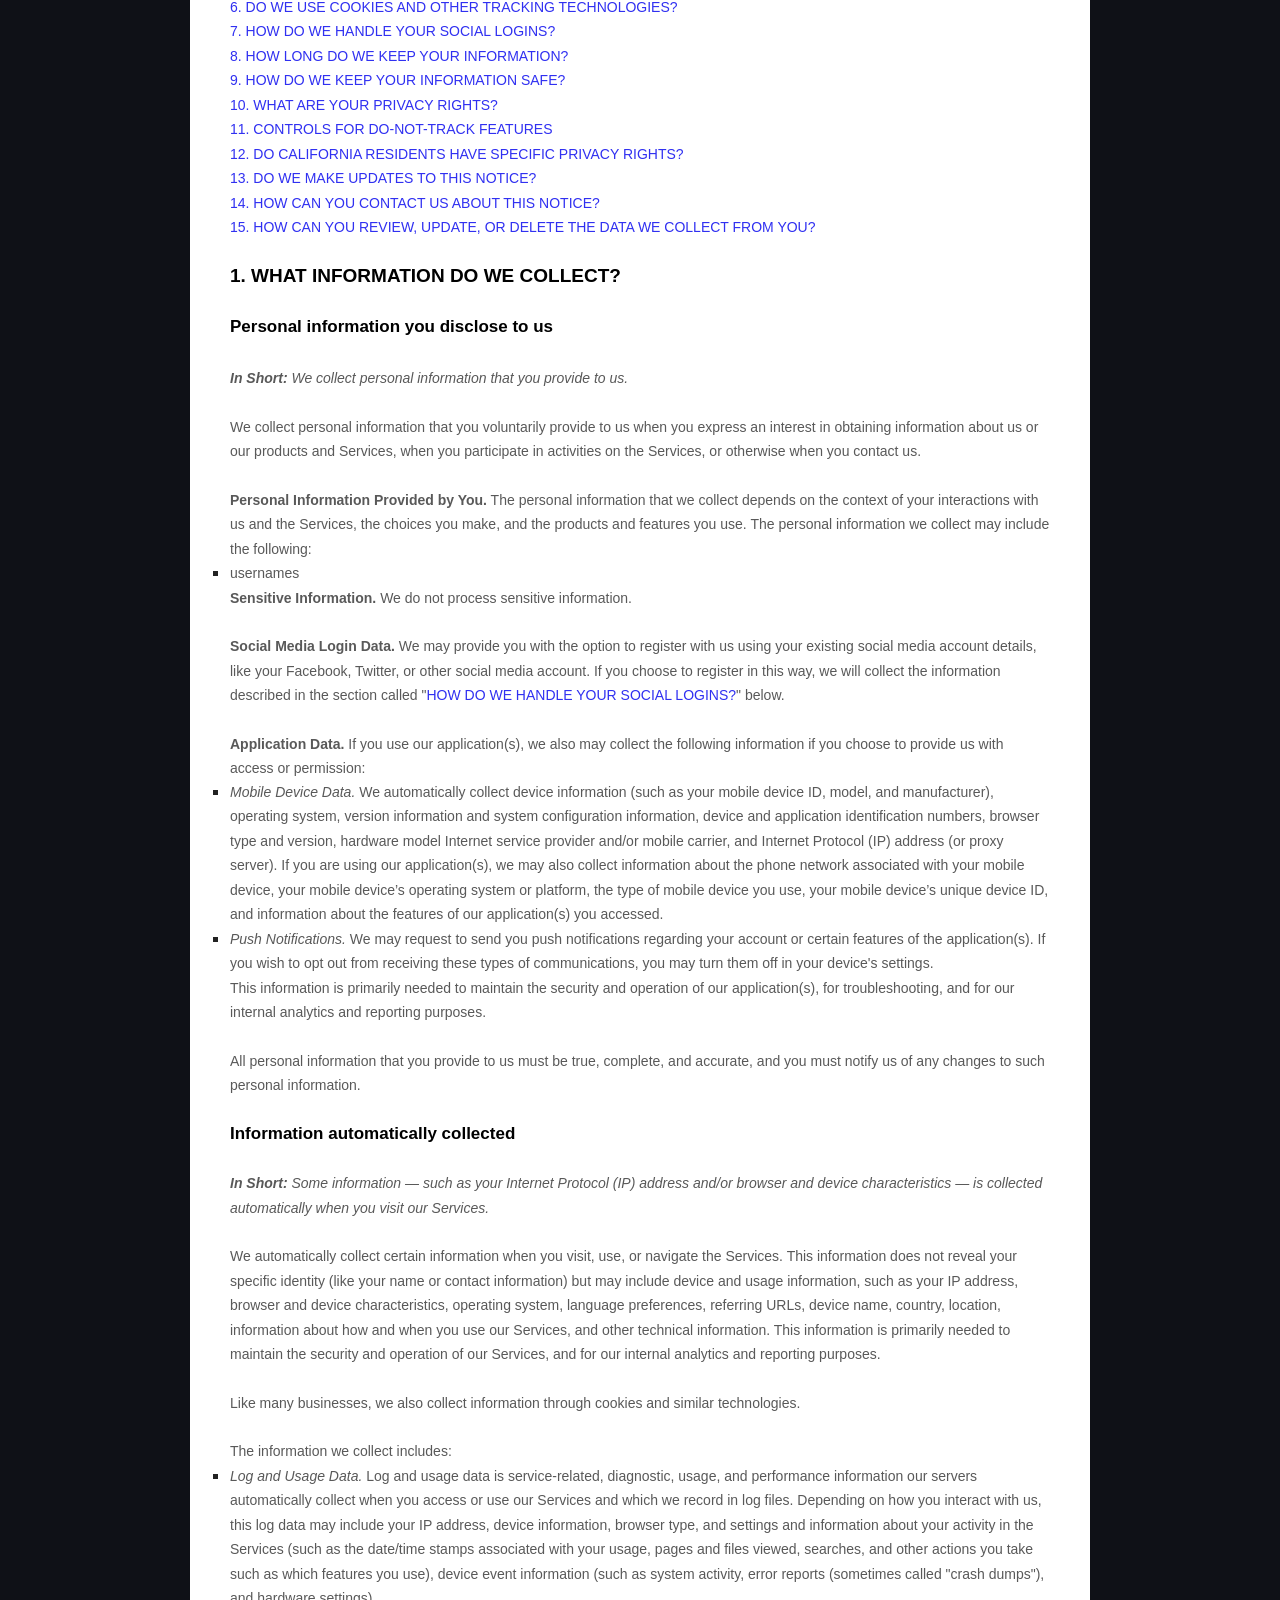
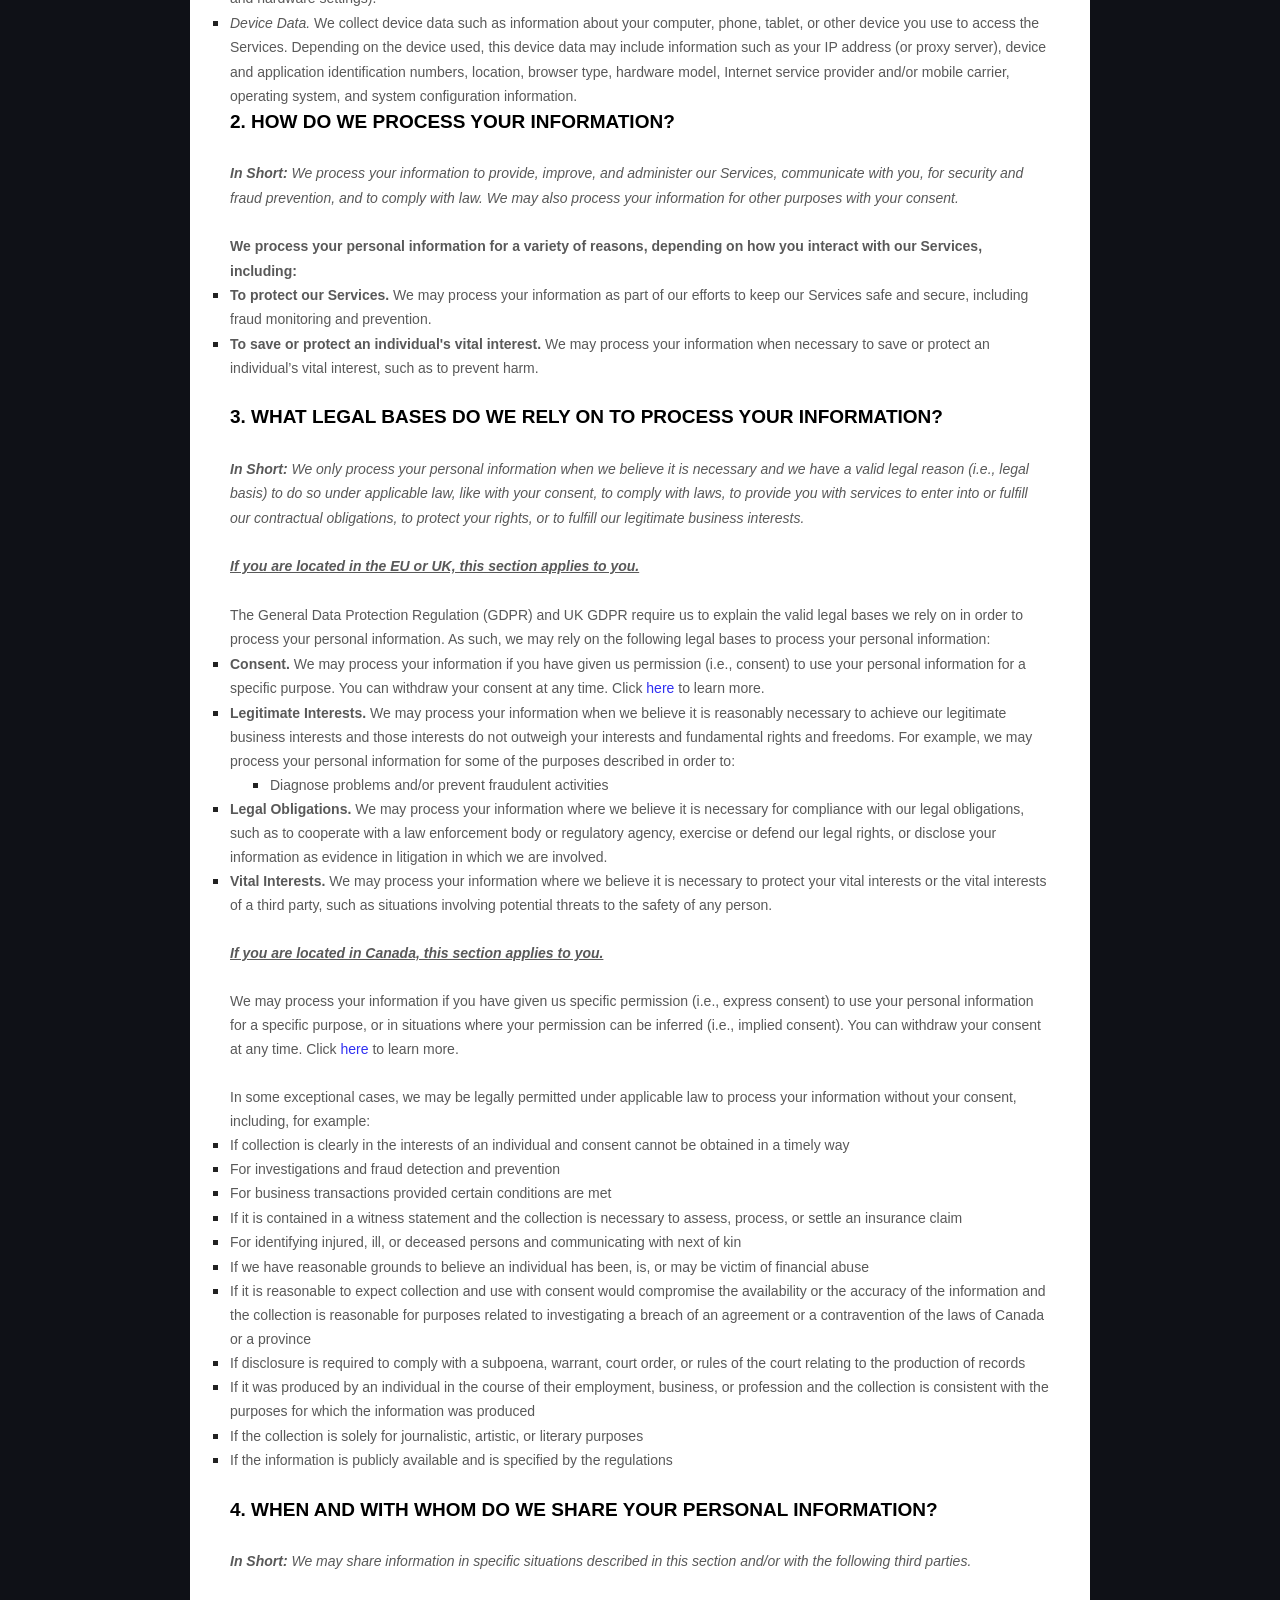
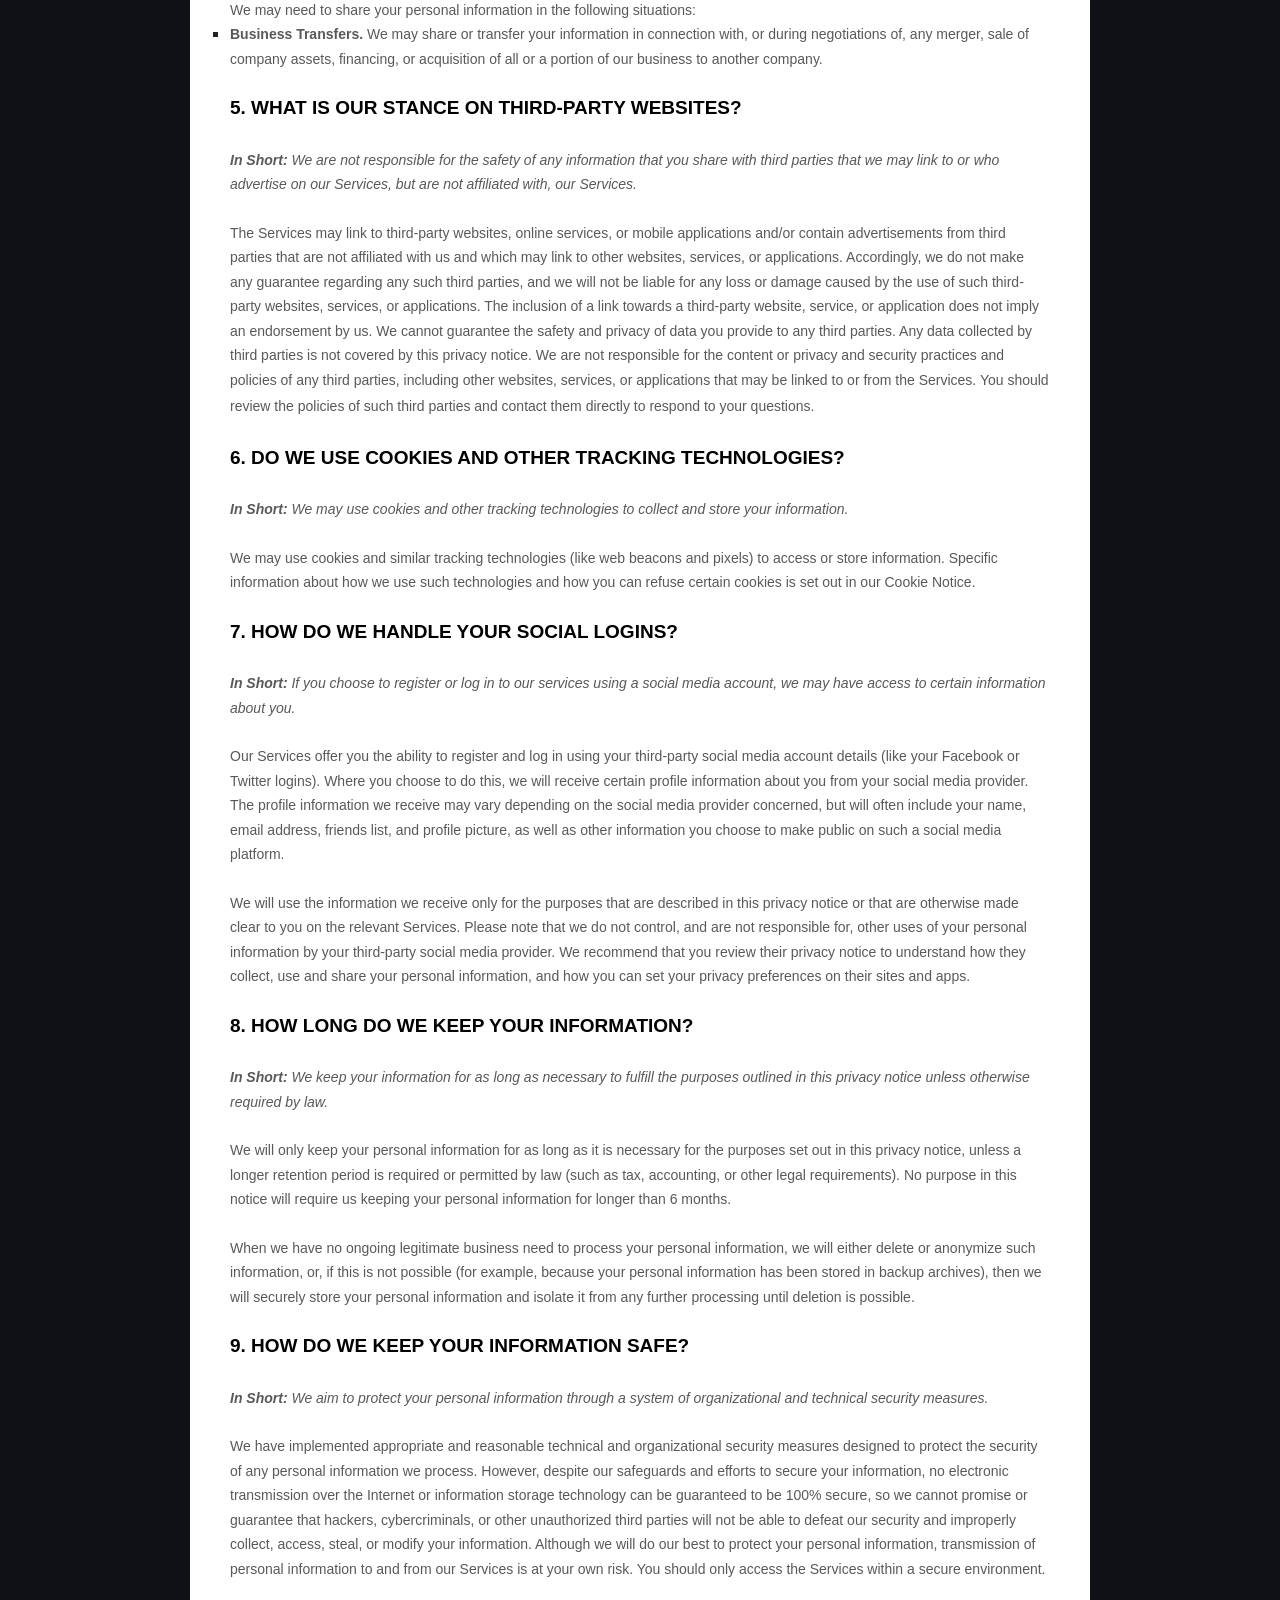
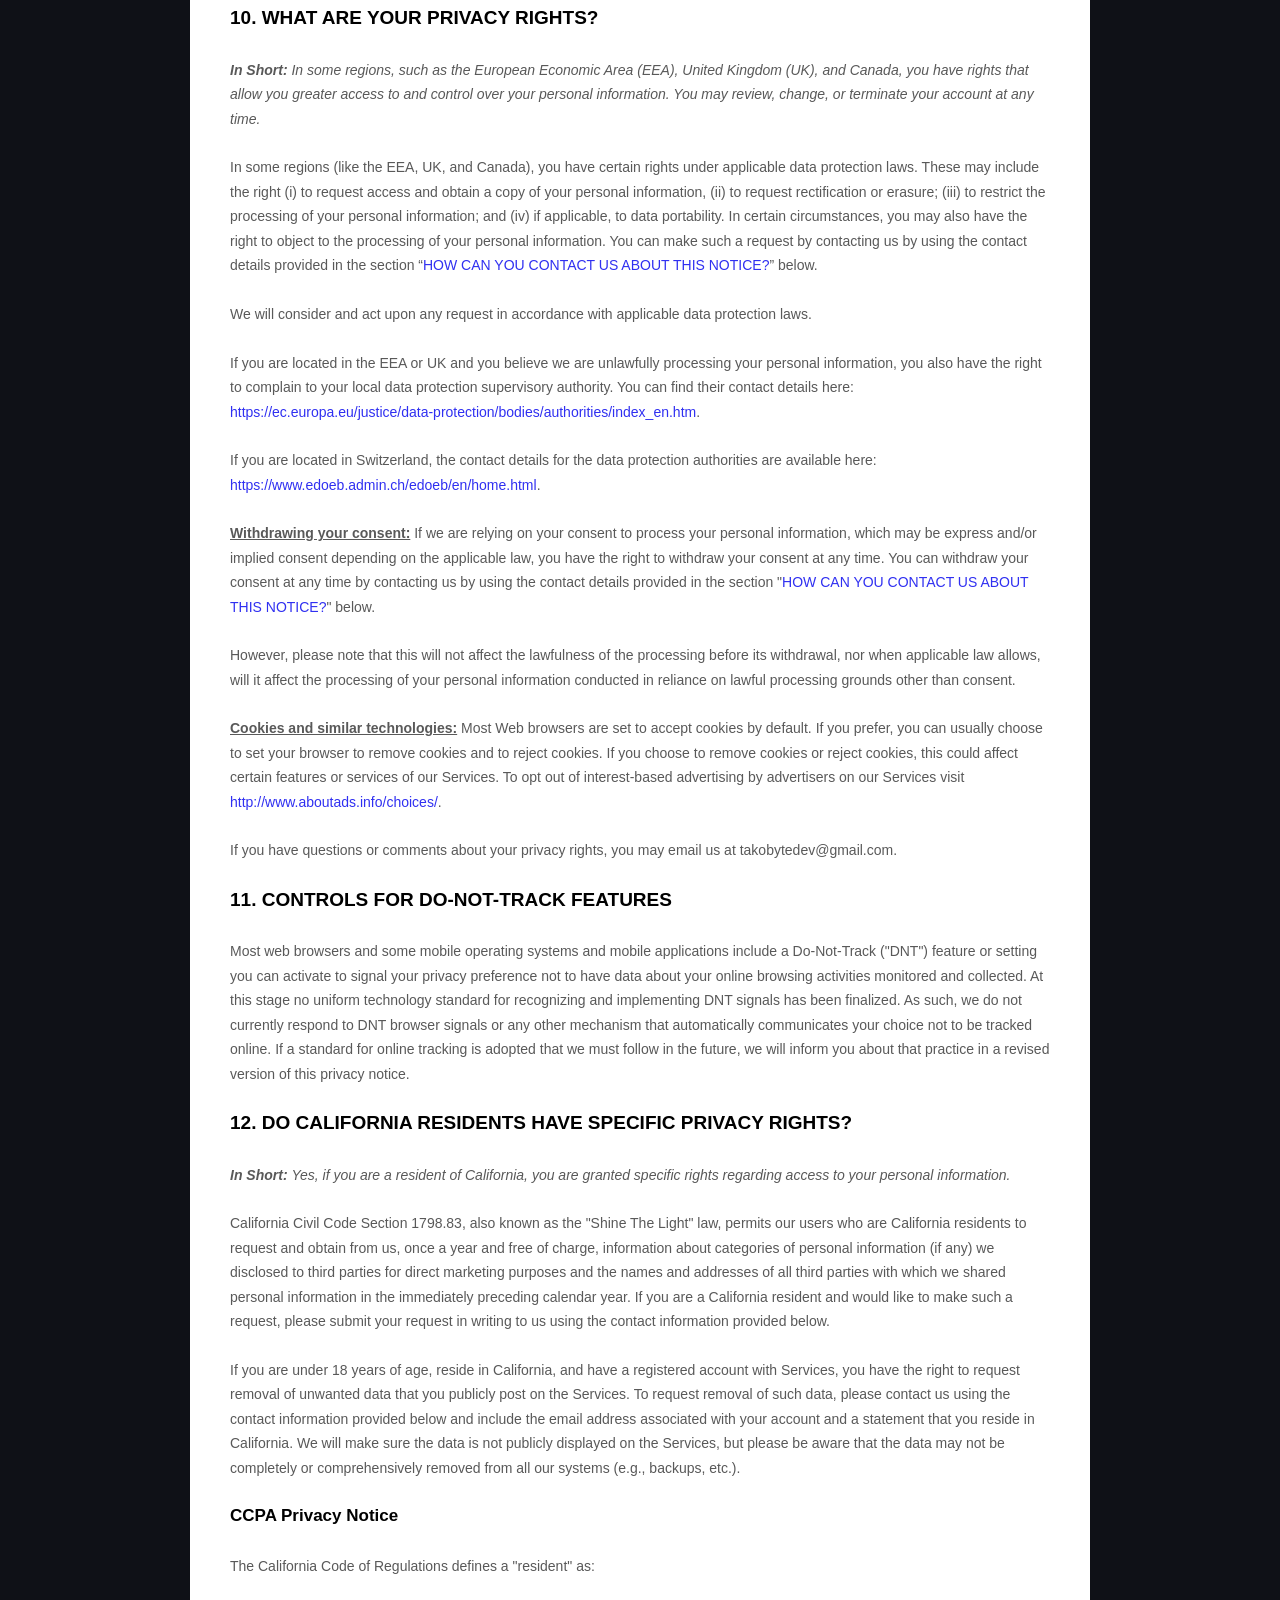
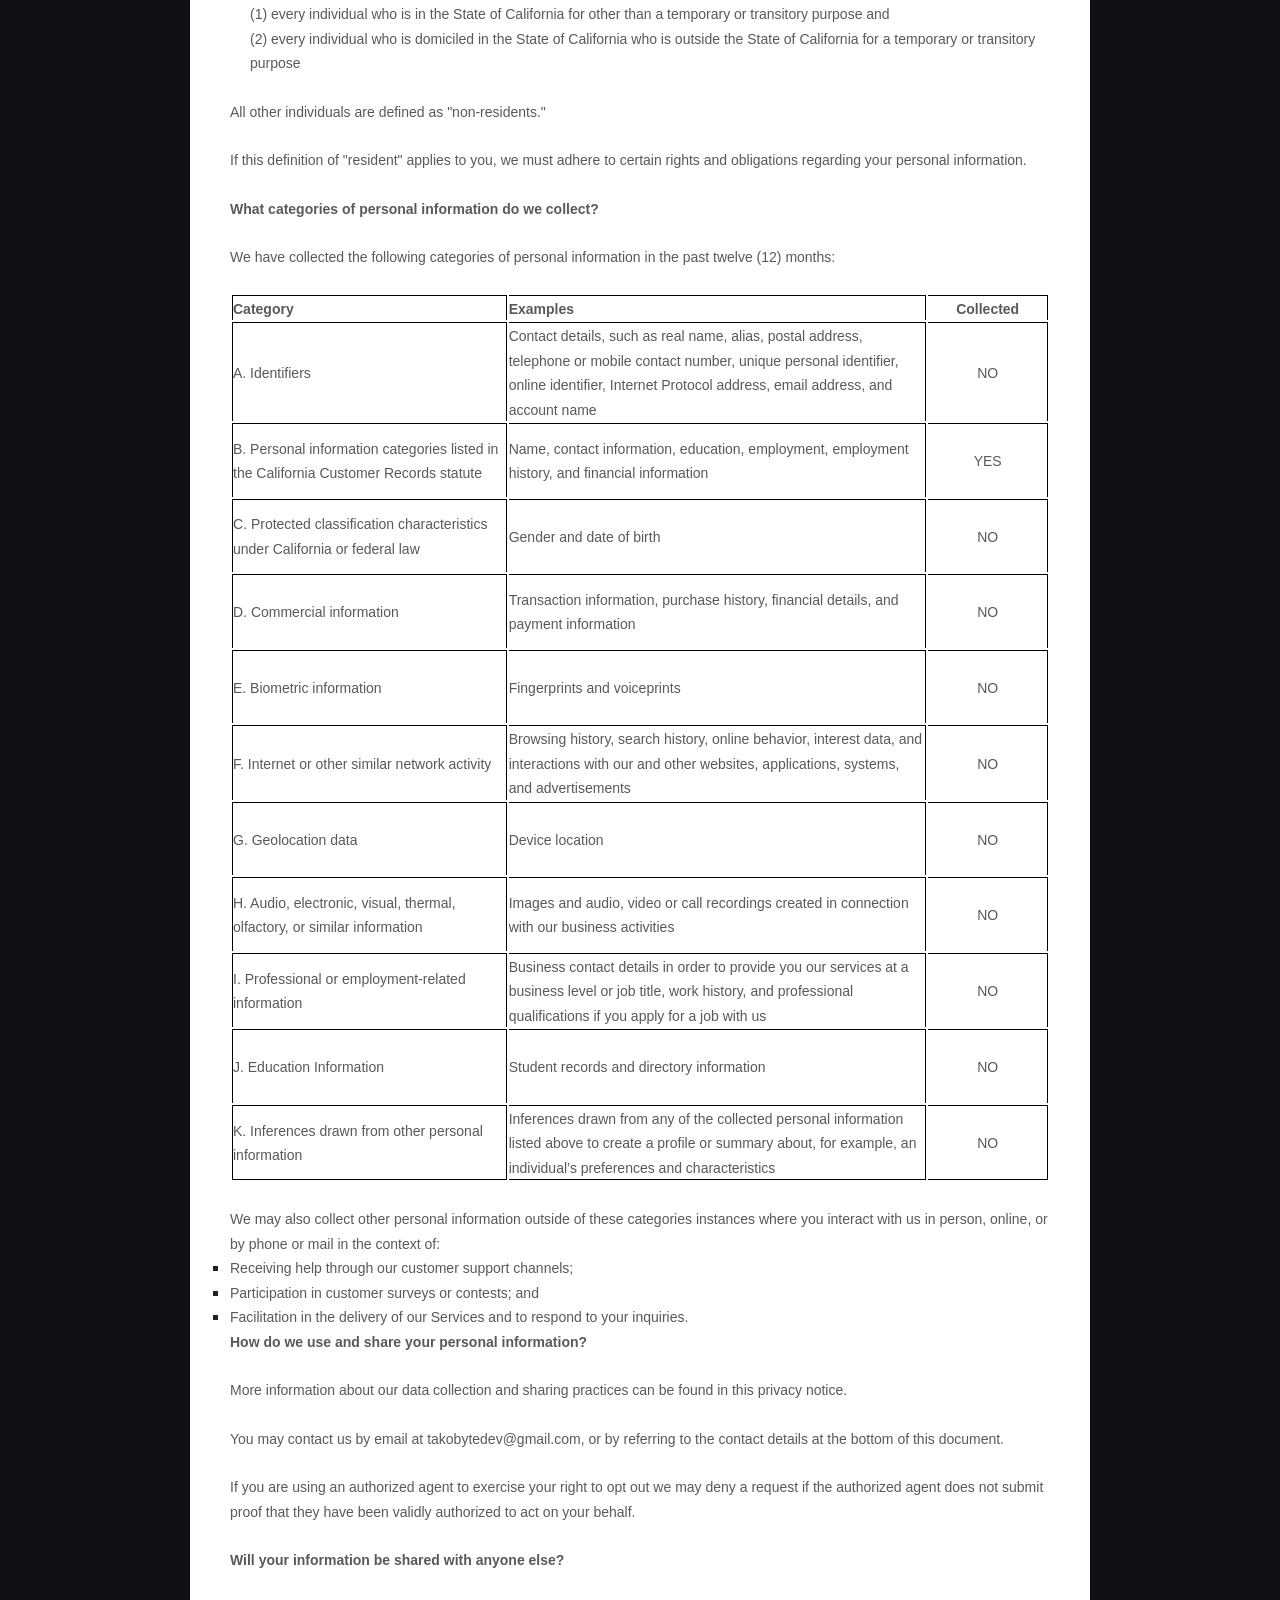
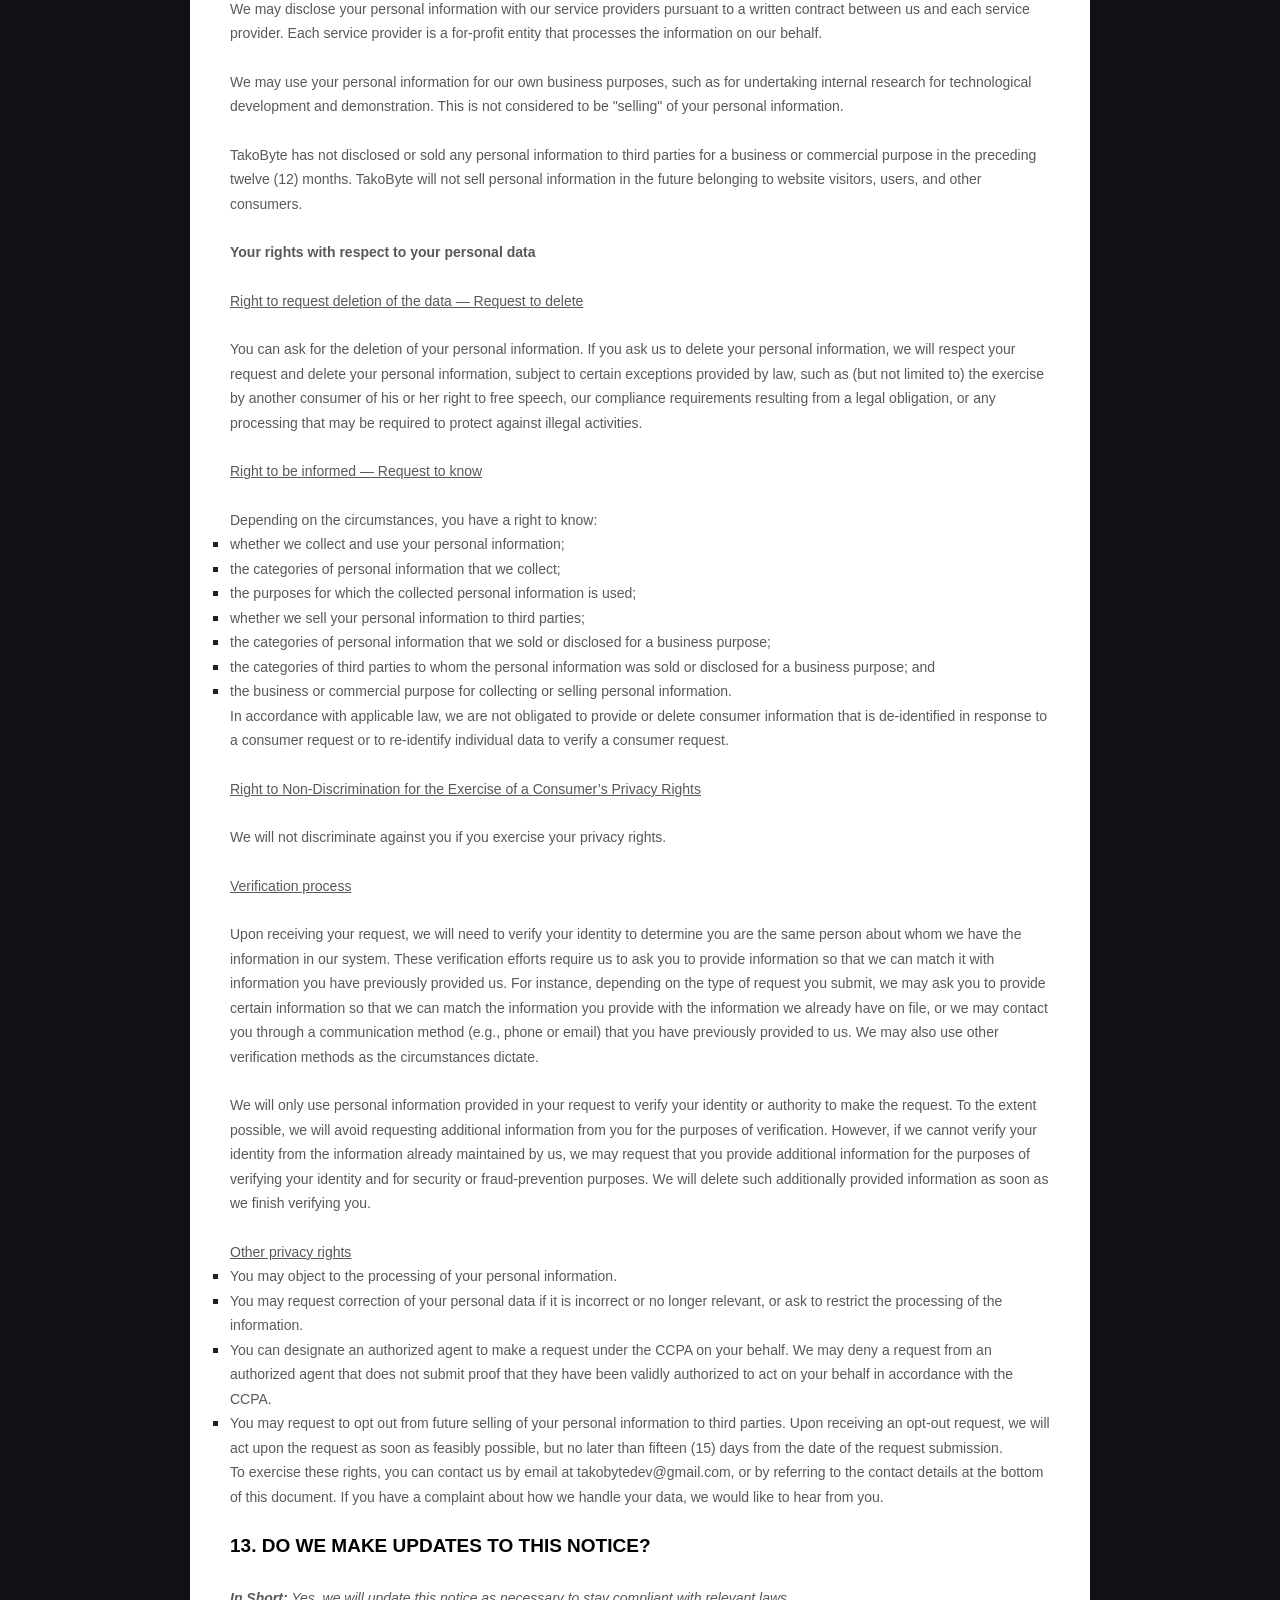
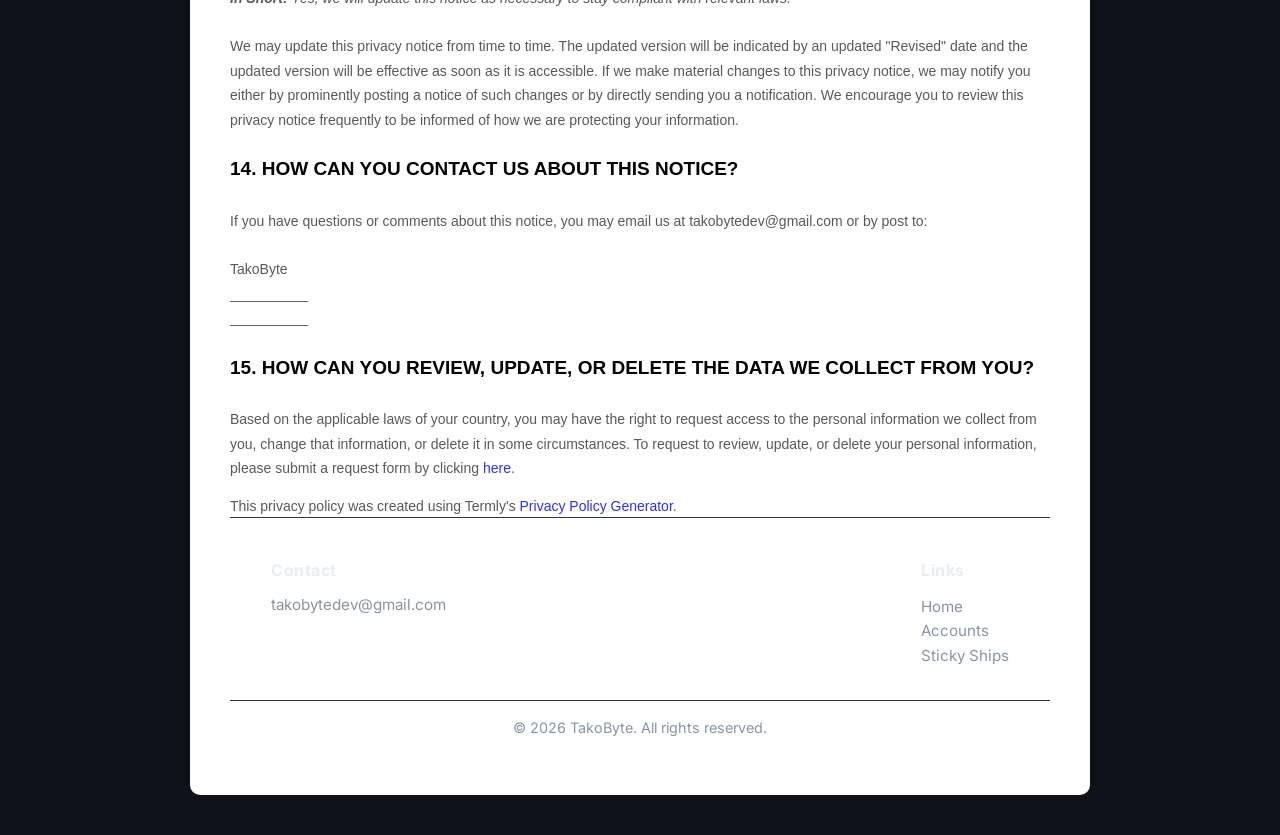
<file: privacy.html>
<!DOCTYPE html>
<html lang="en">
<head>
  <meta charset="UTF-8">
  <meta name="viewport" content="width=device-width,initial-scale=1.0">
  <title>TakoByte Privacy Policy</title>
  <link rel="icon" type="image/png" href="assets/img/favicon.png">
  <link rel="apple-touch-icon" href="assets/img/apple-touch-icon.png">
  <link rel="stylesheet" href="assets/css/style.css?v=3.1">
  <link href="https://fonts.googleapis.com/css2?family=Inter:wght@400;600&family=Raleway:wght@700&display=swap" rel="stylesheet">
<style>
  [data-custom-class='body'], [data-custom-class='body'] * {
          background: transparent !important;
        }
[data-custom-class='title'], [data-custom-class='title'] * {
          font-family: Arial !important;
font-size: 26px !important;
color: #000000 !important;
        }
[data-custom-class='subtitle'], [data-custom-class='subtitle'] * {
          font-family: Arial !important;
color: #595959 !important;
font-size: 14px !important;
        }
[data-custom-class='heading_1'], [data-custom-class='heading_1'] * {
          font-family: Arial !important;
font-size: 19px !important;
color: #000000 !important;
        }
[data-custom-class='heading_2'], [data-custom-class='heading_2'] * {
          font-family: Arial !important;
font-size: 17px !important;
color: #000000 !important;
        }
[data-custom-class='body_text'], [data-custom-class='body_text'] * {
          color: #595959 !important;
font-size: 14px !important;
font-family: Arial !important;
        }
[data-custom-class='link'], [data-custom-class='link'] * {
          color: #3030F1 !important;
font-size: 14px !important;
font-family: Arial !important;
word-break: break-word !important;
        }
</style>
</head>
<body>

  <nav class="navbar">
    <div class="container nav-inner">
      <div class="logo"><a href="index.html" style="color:inherit;text-decoration:none;">Tako<span>Byte</span></a></div>
      <ul class="nav-links" id="navLinks">
        <li><a href="index.html">Home</a></li>
        <li><a href="index.html#about">About</a></li>
        <li><a href="index.html#games">Games</a></li>
        <li><a href="index.html#homelab">Homelab</a></li>
        <li><a href="tako.html">Accounts</a></li>
        <li><a href="stickyships.html">Sticky Ships</a></li>
        <li><a href="klikcore.html">KlikCore 2</a></li>
      </ul>
      <button class="hamburger" id="hamburger" aria-label="Open navigation">
        <span></span><span></span><span></span>
      </button>
    </div>
  </nav>

  <div class="container">
    <div class="legal-wrap">
      <div data-custom-class="body">
      <div><strong><span style="font-size: 26px;"><span data-custom-class="title">PRIVACY NOTICE</span></span></strong></div><div><br></div><div><span style="color: rgb(127, 127, 127);"><strong><span style="font-size: 15px;"><span data-custom-class="subtitle">Last updated <bdt class="question">March 26, 2022</bdt></span></span></strong></span></div><div><br></div><div><br></div><div><br></div><div style="line-height: 1.5;"><span style="color: rgb(127, 127, 127);"><span style="color: rgb(89, 89, 89); font-size: 15px;"><span data-custom-class="body_text">This privacy notice for <bdt class="question">TakoByte</bdt><span style="color: rgb(89, 89, 89);"><span data-custom-class="body_text"><bdt class="block-component"></bdt></span></span> ("<span style="color: rgb(89, 89, 89);"><span data-custom-class="body_text"><bdt class="block-component"></bdt></span></span><strong>Company</strong></span><span style="color: rgb(127, 127, 127);"><span style="color: rgb(89, 89, 89);"><span data-custom-class="body_text"><span style="color: rgb(89, 89, 89);"><span data-custom-class="body_text"><bdt class="statement-end-if-in-editor"><span data-custom-class="body_text"></span></bdt></span></span></span></span></span><span data-custom-class="body_text">," "<strong>we</strong>," "<strong>us</strong>," or "<strong>our</strong>"), describes how and why we might collect, store, use, and/or share ("<strong>process</strong>") your information when you use our services ("<strong>Services</strong>"), such as when you:</span></span></span><span style="font-size: 15px;"><span style="color: rgb(127, 127, 127);"><span data-custom-class="body_text"><span style="color: rgb(89, 89, 89);"><span data-custom-class="body_text"><bdt class="block-component"></bdt></span></span></span></span></span></div><ul><li style="line-height: 1.5;"><span style="font-size: 15px; color: rgb(89, 89, 89);"><span style="font-size: 15px; color: rgb(89, 89, 89);"><span data-custom-class="body_text">Visit our website<bdt class="block-component"></bdt> at <bdt class="question"><a href="https://takobyte.net" target="_blank" data-custom-class="link">https://takobyte.net</a></bdt><span style="font-size: 15px;"><span style="color: rgb(89, 89, 89);"><span data-custom-class="body_text"><span style="font-size: 15px;"><span style="color: rgb(89, 89, 89);"><bdt class="statement-end-if-in-editor">, or any website of ours that links to this privacy notice</bdt></span></span></span></span></span></span></span></span></li></ul><div><bdt class="block-component"><span style="font-size: 15px;"><span style="font-size: 15px;"><span style="color: rgb(127, 127, 127);"><span data-custom-class="body_text"><span style="color: rgb(89, 89, 89);"><span data-custom-class="body_text"><bdt class="block-component"></bdt></span></span></span></span></span></span></bdt></div><ul><li style="line-height: 1.5;"><span style="font-size: 15px; color: rgb(89, 89, 89);"><span style="font-size: 15px; color: rgb(89, 89, 89);"><span data-custom-class="body_text">Download and use<bdt class="block-component"></bdt> our mobile application<bdt class="block-component"></bdt> (<bdt class="question">Sticky Ships)<span style="font-size: 15px; color: rgb(89, 89, 89);"><span style="font-size: 15px; color: rgb(89, 89, 89);"><span data-custom-class="body_text"><span style="font-size: 15px;"><span style="color: rgb(89, 89, 89);"><span data-custom-class="body_text"><span style="font-size: 15px;"><span style="color: rgb(89, 89, 89);"><bdt class="statement-end-if-in-editor">,</bdt></span></span></span></span></span></span></span></span></bdt></span><span data-custom-class="body_text"><span style="font-size: 15px;"><span style="color: rgb(89, 89, 89);"><span data-custom-class="body_text"><span style="font-size: 15px;"><span style="color: rgb(89, 89, 89);"><bdt class="statement-end-if-in-editor"><bdt class="block-component"> or any other application of ours that links to this privacy notice</bdt></bdt></span></span></span></span></span></span></span></span></li></ul><div style="line-height: 1.5;"><span style="font-size: 15px;"><span style="color: rgb(127, 127, 127);"><span data-custom-class="body_text"><span style="color: rgb(89, 89, 89);"><span data-custom-class="body_text"><bdt class="block-component"></bdt></span></span></span></span></span></div><ul><li style="line-height: 1.5;"><span style="font-size: 15px; color: rgb(89, 89, 89);"><span style="font-size: 15px; color: rgb(89, 89, 89);"><span data-custom-class="body_text">Engage with us in other related ways, including any sales, marketing, or events<span style="font-size: 15px;"><span style="color: rgb(89, 89, 89);"><span data-custom-class="body_text"><span style="font-size: 15px;"><span style="color: rgb(89, 89, 89);"><bdt class="statement-end-if-in-editor"></bdt></span></span></span></span></span></span></span></span></li></ul><div style="line-height: 1.5;"><span style="font-size: 15px;"><span style="color: rgb(127, 127, 127);"><span data-custom-class="body_text"><strong>Questions or concerns? </strong>Reading this privacy notice will help you understand your privacy rights and choices. If you do not agree with our policies and practices, please do not use our Services. If you still have any questions or concerns, please contact us at <bdt class="question">takobytedev@gmail.com</bdt>.</span></span></span></div><div style="line-height: 1.5;"><br></div><div style="line-height: 1.5;"><br></div><div style="line-height: 1.5;"><strong><span style="font-size: 15px;"><span data-custom-class="heading_1">SUMMARY OF KEY POINTS</span></span></strong></div><div style="line-height: 1.5;"><br></div><div style="line-height: 1.5;"><span style="font-size: 15px;"><span data-custom-class="body_text"><strong><em>This summary provides key points from our privacy notice, but you can find out more details about any of these topics by clicking the link following each key point or by using our table of contents below to find the section you are looking for. You can also click </em></strong></span></span><a data-custom-class="link" href="#toc"><span style="font-size: 15px;"><span data-custom-class="body_text"><strong><em>here</em></strong></span></span></a><span style="font-size: 15px;"><span data-custom-class="body_text"><strong><em> to go directly to our table of contents.</em></strong></span></span></div><div style="line-height: 1.5;"><br></div><div style="line-height: 1.5;"><span style="font-size: 15px;"><span data-custom-class="body_text"><strong>What personal information do we process?</strong> When you visit, use, or navigate our Services, we may process personal information depending on how you interact with <bdt class="block-component"></bdt><bdt class="question">TakoByte</bdt><bdt class="statement-end-if-in-editor"></bdt> and the Services, the choices you make, and the products and features you use. Click </span></span><a data-custom-class="link" href="#personalinfo"><span style="font-size: 15px;"><span data-custom-class="body_text">here</span></span></a><span style="font-size: 15px;"><span data-custom-class="body_text"> to learn more.</span></span></div><div style="line-height: 1.5;"><br></div><div style="line-height: 1.5;"><span style="font-size: 15px;"><span data-custom-class="body_text"><strong>Do we process any sensitive personal information?</strong> <bdt class="block-component"></bdt>We do not process sensitive personal information.<bdt class="else-block"></bdt></span></span></div><div style="line-height: 1.5;"><br></div><div style="line-height: 1.5;"><span style="font-size: 15px;"><span data-custom-class="body_text"><strong>Do you receive any information from third parties?</strong> <bdt class="block-component"></bdt>We do not receive any information from third parties.<bdt class="else-block"></bdt></span></span></div><div style="line-height: 1.5;"><br></div><div style="line-height: 1.5;"><span style="font-size: 15px;"><span data-custom-class="body_text"><strong>How do you process my information?</strong> We process your information to provide, improve, and administer our Services, communicate with you, for security and fraud prevention, and to comply with law. We may also process your information for other purposes with your consent. We process your information only when we have a valid legal reason to do so. Click </span></span><a data-custom-class="link" href="#infouse"><span style="font-size: 15px;"><span data-custom-class="body_text">here</span></span></a><span style="font-size: 15px;"><span data-custom-class="body_text"> to learn more.</span></span></div><div style="line-height: 1.5;"><br></div><div style="line-height: 1.5;"><span style="font-size: 15px;"><span data-custom-class="body_text"><strong>In what situations and with which <bdt class="block-component"></bdt>parties do we share personal information?</strong> We may share information in specific situations and with specific <bdt class="block-component"></bdt>third parties. Click </span></span><a data-custom-class="link" href="#whoshare"><span style="font-size: 15px;"><span data-custom-class="body_text">here</span></span></a><span style="font-size: 15px;"><span data-custom-class="body_text"> to learn more.<bdt class="block-component"></bdt></span></span></div><div style="line-height: 1.5;"><br></div><div style="line-height: 1.5;"><span style="font-size: 15px;"><span data-custom-class="body_text"><strong>How do we keep your information safe?</strong> We have organizational and technical processes and procedures in place to protect your personal information. However, no electronic transmission over the internet or information storage technology can be guaranteed to be 100% secure, so we cannot promise or guarantee that hackers, cybercriminals, or other unauthorized third parties will not be able to defeat our security and improperly collect, access, steal, or modify your information. Click </span></span><a data-custom-class="link" href="#infosafe"><span style="font-size: 15px;"><span data-custom-class="body_text">here</span></span></a><span style="font-size: 15px;"><span data-custom-class="body_text"> to learn more.<bdt class="statement-end-if-in-editor"></bdt></span></span></div><div style="line-height: 1.5;"><br></div><div style="line-height: 1.5;"><span style="font-size: 15px;"><span data-custom-class="body_text"><strong>What are your rights?</strong> Depending on where you are located geographically, the applicable privacy law may mean you have certain rights regarding your personal information. Click </span></span><a data-custom-class="link" href="#privacyrights"><span style="font-size: 15px;"><span data-custom-class="body_text">here</span></span></a><span style="font-size: 15px;"><span data-custom-class="body_text"> to learn more.</span></span></div><div style="line-height: 1.5;"><br></div><div style="line-height: 1.5;"><span style="font-size: 15px;"><span data-custom-class="body_text"><strong>How do I exercise my rights?</strong> The easiest way to exercise your rights is by filling out our data subject request form available <bdt class="block-component"></bdt></span></span><a data-custom-class="link" href="https://app.termly.io/notify/a99dcefb-2b2c-4361-b701-30e730363679" rel="noopener noreferrer" target="_blank"><span style="font-size: 15px;"><span data-custom-class="body_text">here</span></span></a><span style="font-size: 15px;"><span data-custom-class="body_text"><bdt class="block-component"></bdt>, or by contacting us. We will consider and act upon any request in accordance with applicable data protection laws.</span></span></div><div style="line-height: 1.5;"><br></div><div style="line-height: 1.5;"><span style="font-size: 15px;"><span data-custom-class="body_text">Want to learn more about what <bdt class="block-component"></bdt><bdt class="question">TakoByte</bdt><bdt class="statement-end-if-in-editor"></bdt> does with any information we collect? Click </span></span><a data-custom-class="link" href="#toc"><span style="font-size: 15px;"><span data-custom-class="body_text">here</span></span></a><span style="font-size: 15px;"><span data-custom-class="body_text"> to review the notice in full.</span></span></div><div style="line-height: 1.5;"><br></div><div style="line-height: 1.5;"><br></div><div id="toc" style="line-height: 1.5;"><span style="font-size: 15px;"><span style="color: rgb(127, 127, 127);"><span style="color: rgb(0, 0, 0);"><strong><span data-custom-class="heading_1">TABLE OF CONTENTS</span></strong></span></span></span></div><div style="line-height: 1.5;"><br></div><div style="line-height: 1.5;"><span style="font-size: 15px;"><a data-custom-class="link" href="#infocollect"><span style="color: rgb(89, 89, 89);">1. WHAT INFORMATION DO WE COLLECT?</span></a></span></div><div style="line-height: 1.5;"><span style="font-size: 15px;"><a data-custom-class="link" href="#infouse"><span style="color: rgb(89, 89, 89);">2. HOW DO WE PROCESS YOUR INFORMATION?<bdt class="block-component"></bdt></span></a></span></div><div style="line-height: 1.5;"><span style="font-size: 15px;"><a data-custom-class="link" href="#legalbases"><span style="color: rgb(89, 89, 89);">3. <span style="font-size: 15px;"><span style="color: rgb(89, 89, 89);">WHAT LEGAL BASES DO WE RELY ON TO PROCESS YOUR PERSONAL INFORMATION?</span></span><bdt class="statement-end-if-in-editor"></bdt></span></a></span></div><div style="line-height: 1.5;"><span style="font-size: 15px;"><span style="color: rgb(89, 89, 89);"><a data-custom-class="link" href="#whoshare">4. WHEN AND WITH WHOM DO WE SHARE YOUR PERSONAL INFORMATION?</a></span><span data-custom-class="body_text"><bdt class="block-component"></bdt></span></span></div><div style="line-height: 1.5;"><span style="font-size: 15px;"><a href="#3pwebsites"><span data-custom-class="link">5. WHAT IS OUR STANCE ON THIRD-PARTY WEBSITES?<bdt class="statement-end-if-in-editor"></bdt></span></a><span style="color: rgb(127, 127, 127);"><span style="color: rgb(89, 89, 89);"><span data-custom-class="body_text"><span style="color: rgb(89, 89, 89);"><bdt class="block-component"></bdt></span></span></span></span></span></div><div style="line-height: 1.5;"><span style="font-size: 15px;"><a data-custom-class="link" href="#cookies"><span style="color: rgb(89, 89, 89);">6. DO WE USE COOKIES AND OTHER TRACKING TECHNOLOGIES?</span></a><span style="color: rgb(127, 127, 127);"><span style="color: rgb(89, 89, 89);"><span data-custom-class="body_text"><span style="color: rgb(89, 89, 89);"><bdt class="statement-end-if-in-editor"></bdt></span></span><span data-custom-class="body_text"><span style="color: rgb(89, 89, 89);"><span style="color: rgb(89, 89, 89);"><span style="color: rgb(89, 89, 89);"><bdt class="block-component"></bdt></span></span></span></span></span></span></span></div><div style="line-height: 1.5;"><span style="font-size: 15px;"><a data-custom-class="link" href="#sociallogins"><span style="color: rgb(89, 89, 89);"><span style="color: rgb(89, 89, 89);"><span style="color: rgb(89, 89, 89);">7. HOW DO WE HANDLE YOUR SOCIAL LOGINS?</span></span></span></a><span style="color: rgb(127, 127, 127);"><span style="color: rgb(89, 89, 89);"><span data-custom-class="body_text"><span style="color: rgb(89, 89, 89);"><span style="color: rgb(89, 89, 89);"><span style="color: rgb(89, 89, 89);"><bdt class="statement-end-if-in-editor"></bdt></span></span><bdt class="block-component"></bdt></span></span></span></span></span></div><div style="line-height: 1.5;"><span style="font-size: 15px;"><a data-custom-class="link" href="#inforetain"><span style="color: rgb(89, 89, 89);">8. HOW LONG DO WE KEEP YOUR INFORMATION?</span></a><span style="color: rgb(127, 127, 127);"><span style="color: rgb(89, 89, 89);"><span data-custom-class="body_text"><span style="color: rgb(89, 89, 89);"><span style="color: rgb(89, 89, 89);"><bdt class="block-component"></bdt></span></span></span></span></span></span></div><div style="line-height: 1.5;"><span style="font-size: 15px;"><a data-custom-class="link" href="#infosafe"><span style="color: rgb(89, 89, 89);">9. HOW DO WE KEEP YOUR INFORMATION SAFE?</span></a><span style="color: rgb(127, 127, 127);"><span style="color: rgb(89, 89, 89);"><span data-custom-class="body_text"><span style="color: rgb(89, 89, 89);"><bdt class="statement-end-if-in-editor"></bdt><bdt class="block-component"></bdt></span></span></span></span></span></div><div style="line-height: 1.5;"><span style="font-size: 15px;"><span style="color: rgb(89, 89, 89);"><a data-custom-class="link" href="#privacyrights">10. WHAT ARE YOUR PRIVACY RIGHTS?</a></span></span></div><div style="line-height: 1.5;"><span style="font-size: 15px;"><a data-custom-class="link" href="#DNT"><span style="color: rgb(89, 89, 89);">11. CONTROLS FOR DO-NOT-TRACK FEATURES</span></a></span></div><div style="line-height: 1.5;"><span style="font-size: 15px;"><a data-custom-class="link" href="#caresidents"><span style="color: rgb(89, 89, 89);">12. DO CALIFORNIA RESIDENTS HAVE SPECIFIC PRIVACY RIGHTS?</span></a></span></div><div style="line-height: 1.5;"><span style="font-size: 15px;"><a data-custom-class="link" href="#policyupdates"><span style="color: rgb(89, 89, 89);">13. DO WE MAKE UPDATES TO THIS NOTICE?</span></a></span></div><div style="line-height: 1.5;"><a data-custom-class="link" href="#contact"><span style="color: rgb(89, 89, 89); font-size: 15px;">14. HOW CAN YOU CONTACT US ABOUT THIS NOTICE?</span></a></div><div style="line-height: 1.5;"><a data-custom-class="link" href="#request"><span style="color: rgb(89, 89, 89);">15. HOW CAN YOU REVIEW, UPDATE, OR DELETE THE DATA WE COLLECT FROM YOU?</span></a></div><div style="line-height: 1.5;"><br></div><div id="infocollect" style="line-height: 1.5;"><span style="color: rgb(127, 127, 127);"><span style="color: rgb(89, 89, 89); font-size: 15px;"><span style="font-size: 15px; color: rgb(89, 89, 89);"><span style="font-size: 15px; color: rgb(89, 89, 89);"><span id="control" style="color: rgb(0, 0, 0);"><strong><span data-custom-class="heading_1">1. WHAT INFORMATION DO WE COLLECT?</span></strong></span></span></span></span></span></div><div style="line-height: 1.5;"><br></div><div id="personalinfo" style="line-height: 1.5;"><span data-custom-class="heading_2" style="color: rgb(0, 0, 0);"><span style="font-size: 15px;"><strong>Personal information you disclose to us</strong></span></span></div><div><div><br></div><div style="line-height: 1.5;"><span style="color: rgb(127, 127, 127);"><span style="color: rgb(89, 89, 89); font-size: 15px;"><span data-custom-class="body_text"><span style="font-size: 15px; color: rgb(89, 89, 89);"><span style="font-size: 15px; color: rgb(89, 89, 89);"><span data-custom-class="body_text"><strong><em>In Short:</em></strong></span></span></span></span><span data-custom-class="body_text"><span style="font-size: 15px; color: rgb(89, 89, 89);"><span style="font-size: 15px; color: rgb(89, 89, 89);"><span data-custom-class="body_text"><strong><em> </em></strong><em>We collect personal information that you provide to us.</em></span></span></span></span></span></span></div></div><div style="line-height: 1.5;"><br></div><div style="line-height: 1.5;"><span style="font-size: 15px; color: rgb(89, 89, 89);"><span style="font-size: 15px; color: rgb(89, 89, 89);"><span data-custom-class="body_text">We collect personal information that you voluntarily provide to us when you <span style="font-size: 15px;"><bdt class="block-component"></bdt></span></span><span data-custom-class="body_text">express an interest in obtaining information about us or our products and Services, when you participate in activities on the Services, or otherwise when you contact us.</span></span></span></span></div><div style="line-height: 1.5;"><br></div><div style="line-height: 1.5;"><span style="font-size: 15px; color: rgb(89, 89, 89);"><span style="font-size: 15px; color: rgb(89, 89, 89);"><span data-custom-class="body_text"><span style="font-size: 15px;"><bdt class="block-component"></bdt></span></span></span></span></div><div style="line-height: 1.5;"><span style="font-size: 15px; color: rgb(89, 89, 89);"><span style="font-size: 15px; color: rgb(89, 89, 89);"><span data-custom-class="body_text"><strong>Personal Information Provided by You.</strong> The personal information that we collect depends on the context of your interactions with us and the Services, the choices you make, and the products and features you use. The personal information we collect may include the following:<span style="font-size: 15px;"><span data-custom-class="body_text"><bdt class="forloop-component"></bdt></span></span></span></span></span></div><ul><li style="line-height: 1.5;"><span style="font-size: 15px; color: rgb(89, 89, 89);"><span style="font-size: 15px; color: rgb(89, 89, 89);"><span data-custom-class="body_text"><span style="font-size: 15px;"><span data-custom-class="body_text"><bdt class="question">usernames</bdt></span></span></span></span></span></li></ul><div style="line-height: 1.5;"><span style="font-size: 15px; color: rgb(89, 89, 89);"><span style="font-size: 15px; color: rgb(89, 89, 89);"><span data-custom-class="body_text"><span style="font-size: 15px;"><span data-custom-class="body_text"><bdt class="forloop-component"></bdt></span><span data-custom-class="body_text"><bdt class="statement-end-if-in-editor"></bdt></span></span></span></span></span></div><div id="sensitiveinfo" style="line-height: 1.5;"><span style="font-size: 15px;"><span data-custom-class="body_text"><strong>Sensitive Information.</strong> <bdt class="block-component"></bdt>We do not process sensitive information.</span></span></div><div style="line-height: 1.5;"><br></div><div style="line-height: 1.5;"><span style="font-size: 15px;"><span data-custom-class="body_text"><bdt class="else-block"></bdt></span></span><span style="font-size: 15px; color: rgb(89, 89, 89);"><span style="font-size: 15px; color: rgb(89, 89, 89);"><span data-custom-class="body_text"><span style="font-size: 15px;"><span data-custom-class="body_text"><bdt class="block-component"><bdt class="block-component"></bdt></bdt></span></span></span></span></span></div><div style="line-height: 1.5;"><span style="font-size: 15px; color: rgb(89, 89, 89);"><span style="font-size: 15px; color: rgb(89, 89, 89);"><span data-custom-class="body_text"><strong>Social Media Login Data. </strong>We may provide you with the option to register with us using your existing social media account details, like your Facebook, Twitter, or other social media account. If you choose to register in this way, we will collect the information described in the section called "<span style="font-size: 15px;"><span data-custom-class="body_text"><span style="font-size: 15px;"><span style="color: rgb(89, 89, 89);"><a data-custom-class="link" href="#sociallogins">HOW DO WE HANDLE YOUR SOCIAL LOGINS?</a></span></span></span></span>" below.</span></span></span></div><div style="line-height: 1.5;"><br></div><div style="line-height: 1.5;"><span style="font-size: 15px; color: rgb(89, 89, 89);"><span style="font-size: 15px; color: rgb(89, 89, 89);"><span data-custom-class="body_text"><span style="font-size: 15px;"><bdt class="statement-end-if-in-editor"><bdt class="statement-end-if-in-editor"></bdt></bdt></span></span></span></span><bdt class="block-component"> <bdt class="block-component"></bdt></bdt></div><div style="line-height: 1.5;"><span data-custom-class="body_text"><span style="font-size: 15px;"><strong>Application Data.</strong> If you use our application(s), we also may collect the following information if you choose to provide us with access or permission:<bdt class="block-component"></bdt></span></span></li></ul><div style="line-height: 1.5;"><bdt class="block-component"><span style="font-size: 15px;"><span data-custom-class="body_text"></bdt></span></span></li></ul><div style="line-height: 1.5;"><bdt class="block-component"><span style="font-size: 15px;"><span data-custom-class="body_text"></span></span></bdt></div><ul><li style="line-height: 1.5;"><span style="font-size: 15px;"><span data-custom-class="body_text"><em>Mobile Device Data.</em> We automatically collect device information (such as your mobile device ID, model, and manufacturer), operating system, version information and system configuration information, device and application identification numbers, browser type and version, hardware model Internet service provider and/or mobile carrier, and Internet Protocol (IP) address (or proxy server). If you are using our application(s), we may also collect information about the phone network associated with your mobile device, your mobile device’s operating system or platform, the type of mobile device you use, your mobile device’s unique device ID, and information about the features of our application(s) you accessed.<bdt class="statement-end-if-in-editor"></bdt></span></span></li></ul><div style="line-height: 1.5;"><bdt class="block-component"><span style="font-size: 15px;"><span data-custom-class="body_text"></span></span></bdt></div><ul><li style="line-height: 1.5;"><span style="font-size: 15px;"><span data-custom-class="body_text"><em>Push Notifications.</em> We may request to send you push notifications regarding your account or certain features of the application(s). If you wish to opt out from receiving these types of communications, you may turn them off in your device's settings.<bdt class="statement-end-if-in-editor"></bdt></span></span></li></ul><div style="line-height: 1.5;"><span style="font-size: 15px;"><span data-custom-class="body_text">This information is primarily needed to maintain the security and operation of our application(s), for troubleshooting, and for our internal analytics and reporting purposes.</span></span></div><div style="line-height: 1.5;"><br></div><div style="line-height: 1.5;"><bdt class="statement-end-if-in-editor"><span style="font-size: 15px;"><span data-custom-class="body_text"></span></span></bdt></div><div style="line-height: 1.5;"><span style="font-size: 15px; color: rgb(89, 89, 89);"><span style="font-size: 15px; color: rgb(89, 89, 89);"><span data-custom-class="body_text">All personal information that you provide to us must be true, complete, and accurate, and you must notify us of any changes to such personal information.</span></span></span></div><div style="line-height: 1.5;"><br></div><div style="line-height: 1.5;"><span style="font-size: 15px; color: rgb(89, 89, 89);"><span style="font-size: 15px; color: rgb(89, 89, 89);"><span data-custom-class="body_text"><bdt class="block-component"></bdt></span></span></span></div><div style="line-height: 1.5;"><span data-custom-class="heading_2" style="color: rgb(0, 0, 0);"><span style="font-size: 15px;"><strong>Information automatically collected</strong></span></span></div><div><div><br></div><div style="line-height: 1.5;"><span style="color: rgb(127, 127, 127);"><span style="color: rgb(89, 89, 89); font-size: 15px;"><span data-custom-class="body_text"><span style="font-size: 15px; color: rgb(89, 89, 89);"><span style="font-size: 15px; color: rgb(89, 89, 89);"><span data-custom-class="body_text"><strong><em>In Short:</em></strong></span></span></span></span><span data-custom-class="body_text"><span style="font-size: 15px; color: rgb(89, 89, 89);"><span style="font-size: 15px; color: rgb(89, 89, 89);"><span data-custom-class="body_text"><strong><em> </em></strong><em>Some information — such as your Internet Protocol (IP) address and/or browser and device characteristics — is collected automatically when you visit our Services.</em></span></span></span></span></span></span></div></div><div style="line-height: 1.5;"><br></div><div style="line-height: 1.5;"><span style="font-size: 15px; color: rgb(89, 89, 89);"><span style="font-size: 15px; color: rgb(89, 89, 89);"><span data-custom-class="body_text">We automatically collect certain information when you visit, use, or navigate the Services. This information does not reveal your specific identity (like your name or contact information) but may include device and usage information, such as your IP address, browser and device characteristics, operating system, language preferences, referring URLs, device name, country, location, information about how and when you use our Services, and other technical information. This information is primarily needed to maintain the security and operation of our Services, and for our internal analytics and reporting purposes.</span></span></span></div><div style="line-height: 1.5;"><br></div><div style="line-height: 1.5;"><span style="font-size: 15px; color: rgb(89, 89, 89);"><span style="font-size: 15px; color: rgb(89, 89, 89);"><span data-custom-class="body_text"><bdt class="block-component"></bdt></span></span></span></div><div style="line-height: 1.5;"><span style="font-size: 15px; color: rgb(89, 89, 89);"><span style="font-size: 15px; color: rgb(89, 89, 89);"><span data-custom-class="body_text">Like many businesses, we also collect information through cookies and similar technologies. <bdt class="block-component"></bdt><bdt class="block-component"></bdt></span></span></span></div><div style="line-height: 1.5;"><br></div><div style="line-height: 1.5;"><span style="font-size: 15px; color: rgb(89, 89, 89);"><span style="font-size: 15px; color: rgb(89, 89, 89);"><span data-custom-class="body_text"><bdt class="statement-end-if-in-editor"><span data-custom-class="body_text"></span></bdt></span></span></span><span style="font-size: 15px; color: rgb(89, 89, 89);"><span style="font-size: 15px; color: rgb(89, 89, 89);"><span data-custom-class="body_text"><bdt class="block-component"></bdt></span></span></span></div><div style="line-height: 1.5;"><span style="font-size: 15px; color: rgb(89, 89, 89);"><span style="font-size: 15px; color: rgb(89, 89, 89);"><span data-custom-class="body_text">The information we collect includes:<bdt class="block-component"></bdt></span></span></span></div><ul><li style="line-height: 1.5;"><span style="font-size: 15px; color: rgb(89, 89, 89);"><span style="font-size: 15px; color: rgb(89, 89, 89);"><span data-custom-class="body_text"><em>Log and Usage Data.</em> Log and usage data is service-related, diagnostic, usage, and performance information our servers automatically collect when you access or use our Services and which we record in log files. Depending on how you interact with us, this log data may include your IP address, device information, browser type, and settings and information about your activity in the Services<span style="font-size: 15px;"> </span>(such as the date/time stamps associated with your usage, pages and files viewed, searches, and other actions you take such as which features you use), device event information (such as system activity, error reports (sometimes called "crash dumps"), and hardware settings).<span style="font-size: 15px;"><span style="color: rgb(89, 89, 89);"><span data-custom-class="body_text"><span style="font-size: 15px;"><span style="color: rgb(89, 89, 89);"><bdt class="statement-end-if-in-editor"></bdt></span></span></span></span></span></span></span></span></li></ul><div style="line-height: 1.5;"><bdt class="block-component"><span style="font-size: 15px;"><span data-custom-class="body_text"></span></span></bdt></div><ul><li style="line-height: 1.5;"><span style="font-size: 15px; color: rgb(89, 89, 89);"><span style="font-size: 15px; color: rgb(89, 89, 89);"><span data-custom-class="body_text"><em>Device Data.</em> We collect device data such as information about your computer, phone, tablet, or other device you use to access the Services. Depending on the device used, this device data may include information such as your IP address (or proxy server), device and application identification numbers, location, browser type, hardware model, Internet service provider and/or mobile carrier, operating system, and system configuration information.<span style="font-size: 15px;"><span style="color: rgb(89, 89, 89);"><span data-custom-class="body_text"><span style="font-size: 15px;"><span style="color: rgb(89, 89, 89);"><bdt class="statement-end-if-in-editor"></bdt></span></span></span></span></span></span></span></span></li></ul><div style="line-height: 1.5;"><bdt class="block-component"><span style="font-size: 15px;"><span data-custom-class="body_text"></bdt></span></span></span></span></span></span></span></span></li></ul><div><bdt class="block-component"><span style="font-size: 15px;"></bdt></bdt><bdt class="statement-end-if-in-editor"></bdt></bdt></span><span data-custom-class="body_text"><span style="color: rgb(89, 89, 89); font-size: 15px;"><span data-custom-class="body_text"><span style="color: rgb(89, 89, 89); font-size: 15px;"><span data-custom-class="body_text"><bdt class="statement-end-if-in-editor"><bdt class="block-component"></bdt></bdt></span></span></span></span></bdt></span></span></span></span></span></span></span></span><span style="font-size: 15px;"><span data-custom-class="body_text"><bdt class="block-component"></bdt></span></span></div><div id="infouse" style="line-height: 1.5;"><span style="color: rgb(127, 127, 127);"><span style="color: rgb(89, 89, 89); font-size: 15px;"><span style="font-size: 15px; color: rgb(89, 89, 89);"><span style="font-size: 15px; color: rgb(89, 89, 89);"><span id="control" style="color: rgb(0, 0, 0);"><strong><span data-custom-class="heading_1">2. HOW DO WE PROCESS YOUR INFORMATION?</span></strong></span></span></span></span></span></div><div><div style="line-height: 1.5;"><br></div><div style="line-height: 1.5;"><span style="color: rgb(127, 127, 127);"><span style="color: rgb(89, 89, 89); font-size: 15px;"><span data-custom-class="body_text"><span style="font-size: 15px; color: rgb(89, 89, 89);"><span style="font-size: 15px; color: rgb(89, 89, 89);"><span data-custom-class="body_text"><strong><em>In Short: </em></strong><em>We process your information to provide, improve, and administer our Services, communicate with you, for security and fraud prevention, and to comply with law. We may also process your information for other purposes with your consent.</em></span></span></span></span></span></span></div></div><div style="line-height: 1.5;"><br></div><div style="line-height: 1.5;"><span style="font-size: 15px; color: rgb(89, 89, 89);"><span style="font-size: 15px; color: rgb(89, 89, 89);"><span data-custom-class="body_text"><strong>We process your personal information for a variety of reasons, depending on how you interact with our Services, including:</strong><bdt class="block-component"></bdt></span></span></span></span></span></span></span></span></span></span></span></span></li></ul><div style="line-height: 1.5;"><span style="font-size: 15px; color: rgb(89, 89, 89);"><span style="font-size: 15px; color: rgb(89, 89, 89);"><span data-custom-class="body_text"><bdt class="block-component"></bdt></span></span></span></span></span></span></span></span></span></span></span></span></span></span></span></li></ul><div style="line-height: 1.5;"><span style="font-size: 15px; color: rgb(89, 89, 89);"><span style="font-size: 15px; color: rgb(89, 89, 89);"><span data-custom-class="body_text"><bdt class="block-component"></bdt></span></span></span></span></span></span></span></span></span></span></span></span></span></span></span></span></span></span></span></span></span></li></ul><div style="line-height: 1.5;"><span style="font-size: 15px; color: rgb(89, 89, 89);"><span style="font-size: 15px; color: rgb(89, 89, 89);"><span data-custom-class="body_text"><bdt class="block-component"></bdt></span></span></span></span></span></span></span></span></span></span></span></span></li></ul><div style="line-height: 1.5;"><span style="font-size: 15px; color: rgb(89, 89, 89);"><span style="font-size: 15px; color: rgb(89, 89, 89);"><span data-custom-class="body_text"><bdt class="block-component"></bdt></span></span></span></li></ul><div style="line-height: 1.5;"><bdt class="block-component"><span style="font-size: 15px;"></bdt></span></span></span></span></span></span></li></ul><div style="line-height: 1.5;"><bdt class="block-component"><span style="font-size: 15px;"></bdt></span></span></span></span></span></span></span></span></span></li></ul><div style="line-height: 1.5;"><bdt class="block-component"><span style="font-size: 15px;"></bdt></span></span></span></span></span></span></span></span></span></span></span></span></li></ul><div style="line-height: 1.5;"><bdt class="block-component"><span style="font-size: 15px;"><span data-custom-class="body_text"></span></span></bdt></li></ul><p style="font-size: 15px; line-height: 1.5;"><bdt class="block-component"><span style="font-size: 15px;"></bdt></span></span></span></span></span></span></span></span></span></span></span></li></ul><p style="font-size: 15px; line-height: 1.5;"><bdt class="block-component"><span style="font-size: 15px;"></bdt></span></span></span></span></span></span></span></span></span></span></span></li></ul><p style="font-size: 15px; line-height: 1.5;"><bdt class="block-component"></bdt></span></span></span></span></span></span></span></span></span></span></span></li></ul><p style="font-size: 15px; line-height: 1.5;"><bdt class="block-component"></bdt></span></span></span></span></span></span></span></span></span></span></span></li></ul><div style="line-height: 1.5;"><bdt class="block-component"><span style="font-size: 15px;"></bdt></span></span></span></span></span></span></span></span></span></span></span></span></li></ul><div style="line-height: 1.5;"><bdt class="block-component"><span style="font-size: 15px;"></bdt></span></span></span></li></ul><div style="line-height: 1.5;"><bdt class="block-component"><span style="font-size: 15px;"></bdt></span></span></span></li></ul><div style="line-height: 1.5;"><span style="font-size: 15px;"><bdt class="block-component"><span data-custom-class="body_text"></span></bdt></span></li></ul><div style="line-height: 1.5;"><bdt class="block-component"><span style="font-size: 15px;"><span data-custom-class="body_text"></bdt></span></span></li></ul><div style="line-height: 1.5;"><bdt class="block-component"><span style="font-size: 15px;"><span data-custom-class="body_text"></span></span></bdt></li></ul><div style="line-height: 1.5;"><bdt class="block-component"><span style="font-size: 15px;"><span data-custom-class="body_text"></span></span></bdt></div><ul><li style="line-height: 1.5;"><span data-custom-class="body_text"><span style="font-size: 15px;"><strong>To protect our Services.</strong> We may process your information as part of our efforts to keep our Services safe and secure, including fraud monitoring and prevention.</span></span><bdt class="statement-end-if-in-editor"><span style="font-size: 15px;"><span data-custom-class="body_text"></span></span></bdt></li></ul><div style="line-height: 1.5;"><bdt class="block-component"><span style="font-size: 15px;"><span data-custom-class="body_text"></span></span></bdt></li></ul><div style="line-height: 1.5;"><bdt class="block-component"><span style="font-size: 15px;"><span data-custom-class="body_text"></span></span></bdt></li></ul><div style="line-height: 1.5;"><bdt class="block-component"><span style="font-size: 15px;"><span data-custom-class="body_text"></span></span></bdt></li></ul><div style="line-height: 1.5;"><bdt class="block-component"><span style="font-size: 15px;"><span data-custom-class="body_text"></span></span></bdt></li></ul><div style="line-height: 1.5;"><bdt class="block-component"><span style="font-size: 15px;"><span data-custom-class="body_text"></bdt></span></span></li></ul><div style="line-height: 1.5;"><bdt class="block-component"><span style="font-size: 15px;"><span data-custom-class="body_text"></bdt></span></span></li></ul><div style="line-height: 1.5;"><bdt class="block-component"><span style="font-size: 15px;"><span data-custom-class="body_text"></bdt></span></span></li></ul><div style="line-height: 1.5;"><bdt class="block-component"><span style="font-size: 15px;"><span data-custom-class="body_text"></span></span></bdt></div><ul><li style="line-height: 1.5;"><span data-custom-class="body_text"><span style="font-size: 15px;"><strong>To save or protect an individual's vital interest.</strong> We may process your information when necessary to save or protect an individual’s vital interest, such as to prevent harm.</span></span><bdt class="statement-end-if-in-editor"><span style="font-size: 15px;"><span data-custom-class="body_text"></span></span></bdt></li></ul><div style="line-height: 1.5;"><bdt class="block-component"><span style="font-size: 15px;"><span data-custom-class="body_text"></span></span></bdt><bdt class="block-component"><span style="font-size: 15px;"><span data-custom-class="body_text"></bdt></span></span><bdt class="block-component"><span style="font-size: 15px;"><span data-custom-class="body_text"></span></span></bdt><bdt class="block-component"><span style="font-size: 15px;"><span data-custom-class="body_text"></span></span></bdt></div><div style="line-height: 1.5;"><br></div><div id="legalbases" style="line-height: 1.5;"><strong><span style="font-size: 15px;"><span data-custom-class="heading_1">3. WHAT LEGAL BASES DO WE RELY ON TO PROCESS YOUR INFORMATION?</span></span></strong></div><div style="line-height: 1.5;"><br></div><div style="line-height: 1.5;"><em><span style="font-size: 15px;"><span data-custom-class="body_text"><strong>In Short: </strong>We only process your personal information when we believe it is necessary and we have a valid legal reason (i.e., legal basis) to do so under applicable law, like with your consent, to comply with laws, to provide you with services to enter into or fulfill our contractual obligations, to protect your rights, or to fulfill our legitimate business interests.</span></span></em><span style="font-size: 15px;"><span data-custom-class="body_text"><bdt class="block-component"></bdt></span><span data-custom-class="body_text"><bdt class="block-component"></bdt></span></span></div><div style="line-height: 1.5;"><br></div><div style="line-height: 1.5;"><em><span style="font-size: 15px;"><span data-custom-class="body_text"><strong><u>If you are located in the EU or UK, this section applies to you.</u></strong></span></span></em><span style="font-size: 15px;"><span data-custom-class="body_text"><bdt class="statement-end-if-in-editor"></bdt></span></span></div><div style="line-height: 1.5;"><br></div><div style="line-height: 1.5;"><span style="font-size: 15px;"><span data-custom-class="body_text">The General Data Protection Regulation (GDPR) and UK GDPR require us to explain the valid legal bases we rely on in order to process your personal information. As such, we may rely on the following legal bases to process your personal information:</span></span></div><ul><li style="line-height: 1.5;"><span style="font-size: 15px;"><span data-custom-class="body_text"><strong>Consent. </strong>We may process your information if you have given us permission (i.e., consent) to use your personal information for a specific purpose. You can withdraw your consent at any time. Click </span></span><a data-custom-class="link" href="#withdrawconsent"><span style="font-size: 15px;"><span data-custom-class="body_text">here</span></span></a><span style="font-size: 15px;"><span data-custom-class="body_text"> to learn more.</span></span></li></ul><div style="line-height: 1.5;"><bdt class="block-component"><span style="font-size: 15px;"><span data-custom-class="body_text"></span></span></bdt></li></ul><div style="line-height: 1.5;"><bdt class="block-component"><span style="font-size: 15px;"><span data-custom-class="body_text"></span></span></bdt></div><ul><li style="line-height: 1.5;"><span data-custom-class="body_text"><span style="font-size: 15px;"><strong>Legitimate Interests.</strong> We may process your information when we believe it is reasonably necessary to achieve our legitimate business interests and those interests do not outweigh your interests and fundamental rights and freedoms. For example, we may process your personal information for some of the purposes described in order to:</span></span></li></ul><div style="line-height: 1.5;"><span data-custom-class="body_text"><span style="font-size: 15px;"><bdt class="block-component"></bdt></span></span></li></ul><div style="line-height: 1.5;"><span data-custom-class="body_text"><span style="font-size: 15px;"><bdt class="block-component"></bdt></span></span></li></ul><div style="line-height: 1.5;"><span data-custom-class="body_text"><span style="font-size: 15px;"><bdt class="block-component"></bdt></span></span></li></ul><div style="line-height: 1.5;"><span data-custom-class="body_text"><span style="font-size: 15px;"><bdt class="block-component"></bdt></span></span></li></ul><div style="line-height: 1.5;"><span data-custom-class="body_text"><span style="font-size: 15px;"><bdt class="block-component"></bdt></span></span></div><ul style="margin-left: 40px;"><li style="line-height: 1.5;"><span data-custom-class="body_text"><span style="font-size: 15px;">Diagnose problems and/or prevent fraudulent activities<bdt class="statement-end-if-in-editor"></bdt></span></span></li></ul><div style="line-height: 1.5;"><span data-custom-class="body_text"><span style="font-size: 15px;"><bdt class="block-component"></bdt></span></span></li></ul><div style="line-height: 1.5;"><span data-custom-class="body_text"><span style="font-size: 15px;"><bdt class="block-component"></bdt></span></span><bdt class="statement-end-if-in-editor"><span style="font-size: 15px;"><span data-custom-class="body_text"></span></span></bdt><bdt class="block-component"><span style="font-size: 15px;"><span data-custom-class="body_text"></span></span></bdt></div><ul><li style="line-height: 1.5;"><span data-custom-class="body_text"><span style="font-size: 15px;"><strong>Legal Obligations.</strong> We may process your information where we believe it is necessary for compliance with our legal obligations, such as to cooperate with a law enforcement body or regulatory agency, exercise or defend our legal rights, or disclose your information as evidence in litigation in which we are involved.<bdt class="statement-end-if-in-editor"></bdt><br></span></span></li></ul><div style="line-height: 1.5;"><bdt class="block-component"><span style="font-size: 15px;"><span data-custom-class="body_text"></span></span></bdt></div><ul><li style="line-height: 1.5;"><span data-custom-class="body_text"><span style="font-size: 15px;"><strong>Vital Interests.</strong> We may process your information where we believe it is necessary to protect your vital interests or the vital interests of a third party, such as situations involving potential threats to the safety of any person.</span></span><bdt class="statement-end-if-in-editor"><span style="font-size: 15px;"><span data-custom-class="body_text"></span></span></bdt></li></ul><div style="line-height: 1.5;"><bdt class="block-component"><span style="font-size: 15px;"><span data-custom-class="body_text"></span></span></bdt><bdt class="block-component"><span style="font-size: 15px;"><span data-custom-class="body_text"></span></span></bdt><span data-custom-class="body_text"><span style="font-size: 15px;"><bdt class="block-component"></bdt></span></span></div><div style="line-height: 1.5;"><br></div><div style="line-height: 1.5;"><span data-custom-class="body_text"><span style="font-size: 15px;"><strong><u><em>If you are located in Canada, this section applies to you.</em></u></strong><bdt class="statement-end-if-in-editor"></bdt></span></span></div><div style="line-height: 1.5;"><br></div><div style="line-height: 1.5;"><span data-custom-class="body_text"><span style="font-size: 15px;">We may process your information if you have given us specific permission (i.e., express consent) to use your personal information for a specific purpose, or in situations where your permission can be inferred (i.e., implied consent). You can withdraw your consent at any time. Click </span></span><a data-custom-class="link" href="#withdrawconsent"><span data-custom-class="body_text"><span style="font-size: 15px;">here</span></span></a><span data-custom-class="body_text"><span style="font-size: 15px;"> to learn more.</span></span></div><div style="line-height: 1.5;"><br></div><div style="line-height: 1.5;"><span data-custom-class="body_text"><span style="font-size: 15px;">In some exceptional cases, we may be legally permitted under applicable law to process your information without your consent, including, for example:</span></span></div><ul><li style="line-height: 1.5;"><span data-custom-class="body_text"><span style="font-size: 15px;">If collection is clearly in the interests of an individual and consent cannot be obtained in a timely way</span></span></li></ul><div style="line-height: 1.5;"><span data-custom-class="body_text"><span style="font-size: 15px;"><bdt class="block-component"></bdt></span></span></div><ul><li style="line-height: 1.5;"><span data-custom-class="body_text"><span style="font-size: 15px;">For investigations and fraud detection and prevention<bdt class="statement-end-if-in-editor"></bdt></span></span></li></ul><div style="line-height: 1.5;"><bdt class="block-component"><span style="font-size: 15px;"><span data-custom-class="body_text"></span></span></bdt></div><ul><li style="line-height: 1.5;"><span data-custom-class="body_text"><span style="font-size: 15px;">For business transactions provided certain conditions are met</span></span><bdt class="statement-end-if-in-editor"><span style="font-size: 15px;"><span data-custom-class="body_text"></span></span></bdt></li></ul><div style="line-height: 1.5;"><bdt class="block-component"><span style="font-size: 15px;"><span data-custom-class="body_text"></span></span></bdt></div><ul><li style="line-height: 1.5;"><span data-custom-class="body_text"><span style="font-size: 15px;">If it is contained in a witness statement and the collection is necessary to assess, process, or settle an insurance claim</span></span><bdt class="statement-end-if-in-editor"><span style="font-size: 15px;"><span data-custom-class="body_text"></span></span></bdt></li></ul><div style="line-height: 1.5;"><bdt class="block-component"><span style="font-size: 15px;"><span data-custom-class="body_text"></span></span></bdt></div><ul><li style="line-height: 1.5;"><span data-custom-class="body_text"><span style="font-size: 15px;">For identifying injured, ill, or deceased persons and communicating with next of kin</span></span><bdt class="statement-end-if-in-editor"><span style="font-size: 15px;"><span data-custom-class="body_text"></span></span></bdt></li></ul><div style="line-height: 1.5;"><span data-custom-class="body_text"><span style="font-size: 15px;"><bdt class="block-component"></bdt></span></span></div><ul><li style="line-height: 1.5;"><span data-custom-class="body_text"><span style="font-size: 15px;">If we have reasonable grounds to believe an individual has been, is, or may be victim of financial abuse<bdt class="statement-end-if-in-editor"></bdt></span></span></li></ul><div style="line-height: 1.5;"><span data-custom-class="body_text"><span style="font-size: 15px;"><bdt class="block-component"></bdt></span></span></div><ul><li style="line-height: 1.5;"><span data-custom-class="body_text"><span style="font-size: 15px;">If it is reasonable to expect collection and use with consent would compromise the availability or the accuracy of the information and the collection is reasonable for purposes related to investigating a breach of an agreement or a contravention of the laws of Canada or a province<bdt class="statement-end-if-in-editor"></bdt></span></span></li></ul><div style="line-height: 1.5;"><span data-custom-class="body_text"><span style="font-size: 15px;"><bdt class="block-component"></bdt></span></span></div><ul><li style="line-height: 1.5;"><span data-custom-class="body_text"><span style="font-size: 15px;">If disclosure is required to comply with a subpoena, warrant, court order, or rules of the court relating to the production of records<bdt class="statement-end-if-in-editor"></bdt></span></span></li></ul><div style="line-height: 1.5;"><bdt class="block-component"><span style="font-size: 15px;"><span data-custom-class="body_text"></span></span></bdt></div><ul><li style="line-height: 1.5;"><span style="font-size: 15px;"><span data-custom-class="body_text">If it was produced by an individual in the course of their employment, business, or profession and the collection is consistent with the purposes for which the information was produced<bdt class="statement-end-if-in-editor"></bdt></span></span></li></ul><div style="line-height: 1.5;"><span style="font-size: 15px;"><span data-custom-class="body_text"><bdt class="block-component"></bdt></span></span></div><ul><li style="line-height: 1.5;"><span style="font-size: 15px;"><span data-custom-class="body_text">If the collection is solely for journalistic, artistic, or literary purposes<bdt class="statement-end-if-in-editor"></bdt></span></span></li></ul><div style="line-height: 1.5;"><span style="font-size: 15px;"><span data-custom-class="body_text"><bdt class="block-component"></bdt></span></span></div><ul><li style="line-height: 1.5;"><span style="font-size: 15px;"><span data-custom-class="body_text">If the information is publicly available and is specified by the regulations</span><bdt class="statement-end-if-in-editor"><span data-custom-class="body_text"></span></bdt></span></li></ul><div style="line-height: 1.5;"><bdt class="statement-end-if-in-editor"><span style="font-size: 15px;"><span data-custom-class="body_text"></span></span></bdt><bdt class="statement-end-if-in-editor"><span style="font-size: 15px;"><span data-custom-class="body_text"></span></span></bdt></div><div style="line-height: 1.5;"><br></div><div id="whoshare" style="line-height: 1.5;"><span style="color: rgb(127, 127, 127);"><span style="color: rgb(89, 89, 89); font-size: 15px;"><span style="font-size: 15px; color: rgb(89, 89, 89);"><span style="font-size: 15px; color: rgb(89, 89, 89);"><span id="control" style="color: rgb(0, 0, 0);"><strong><span data-custom-class="heading_1">4. WHEN AND WITH WHOM DO WE SHARE YOUR PERSONAL INFORMATION?</span></strong></span></span></span></span></span></div><div style="line-height: 1.5;"><br></div><div style="line-height: 1.5;"><span style="font-size: 15px; color: rgb(89, 89, 89);"><span style="font-size: 15px; color: rgb(89, 89, 89);"><span data-custom-class="body_text"><strong><em>In Short:</em></strong><em> We may share information in specific situations described in this section and/or with the following <bdt class="block-component"></bdt>third parties.</em></span></span></span></div><div style="line-height: 1.5;"><br></div><div style="line-height: 1.5;"><span style="font-size: 15px; color: rgb(89, 89, 89);"><span style="font-size: 15px; color: rgb(89, 89, 89);"><span data-custom-class="body_text"><bdt class="block-component"></span></div><div style="line-height: 1.5;"><span style="font-size: 15px;"><span data-custom-class="body_text">We <bdt class="block-component"></bdt> may need to share your personal information in the following situations:</span></span></div><ul><li style="line-height: 1.5;"><span style="font-size: 15px;"><span data-custom-class="body_text"><strong>Business Transfers.</strong> We may share or transfer your information in connection with, or during negotiations of, any merger, sale of company assets, financing, or acquisition of all or a portion of our business to another company.</span></span></li></ul><div style="line-height: 1.5;"><span style="font-size: 15px;"><span data-custom-class="body_text"><bdt class="block-component"></bdt></span></span></li></ul><div style="line-height: 1.5;"><span style="font-size: 15px;"><bdt class="block-component"><span data-custom-class="body_text"></span></bdt></span></li></ul><div style="line-height: 1.5;"><bdt class="block-component"><span style="font-size: 15px;"><span data-custom-class="body_text"></span></span></bdt></li></ul><div style="line-height: 1.5;"><bdt class="block-component"><span style="font-size: 15px;"><span data-custom-class="body_text"></bdt></span></span></li></ul><div style="line-height: 1.5;"><bdt class="block-component"><span style="font-size: 15px;"><span data-custom-class="body_text"></span></span></bdt><span data-custom-class="body_text"><span style="font-size: 15px;"><bdt class="block-component"></bdt></span></span><bdt class="statement-end-if-in-editor"><span style="font-size: 15px;"><span data-custom-class="body_text"></span></span></bdt></li></ul><div style="line-height: 1.5;"><bdt class="block-component"><span style="font-size: 15px;"><span data-custom-class="body_text"></span></span></bdt></div><div style="line-height: 1.5;"><br></div><div style="line-height: 1.5;"><strong><span id="3pwebsites" style="font-size: 15px;"><span data-custom-class="heading_1">5. WHAT IS OUR STANCE ON THIRD-PARTY WEBSITES?</span></span></strong></div><div style="line-height: 1.5;"><br></div><div style="line-height: 1.5;"><span style="font-size: 15px;"><span data-custom-class="body_text"><strong><em>In Short:</em></strong><em> We are not responsible for the safety of any information that you share with third parties that we may link to or who advertise on our Services, but are not affiliated with, our Services.</em></span></span></div><div style="line-height: 1.5;"><br></div><div style="line-height: 1.5;"><span style="font-size: 15px;"><span data-custom-class="body_text">The Services<bdt class="block-component"></bdt><bdt class="block-component"></bdt><bdt class="statement-end-if-in-editor"></bdt> may link to third-party websites, online services, or mobile applications and/or contain advertisements from third parties that are not affiliated with us and which may link to other websites, services, or applications. Accordingly, we do not make any guarantee regarding any such third parties, and we will not be liable for any loss or damage caused by the use of such third-party websites, services, or applications. The inclusion of a link towards a third-party website, service, or application does not imply an endorsement by us. We cannot guarantee the safety and privacy of data you provide to any third parties. Any data collected by third parties is not covered by this privacy notice. We are not responsible for the content or privacy and security practices and policies of any third parties, including other websites, services, or applications that may be linked to or from the Services. You should review the policies of such third parties and contact them directly to respond to your questions.</span></span><bdt class="statement-end-if-in-editor"><span style="font-size: 15px;"><span data-custom-class="body_text"></span></span></bdt><span style="color: rgb(89, 89, 89); font-size: 15px;"><span style="font-size: 15px;"><span style="color: rgb(89, 89, 89);"><span style="font-size: 15px;"><span style="color: rgb(89, 89, 89);"><bdt class="block-component"><span data-custom-class="heading_1"></span></bdt></span></span></span></span></span></div><div style="line-height: 1.5;"><br></div><div id="cookies" style="line-height: 1.5;"><span style="color: rgb(127, 127, 127);"><span style="color: rgb(89, 89, 89); font-size: 15px;"><span style="font-size: 15px; color: rgb(89, 89, 89);"><span style="font-size: 15px; color: rgb(89, 89, 89);"><span id="control" style="color: rgb(0, 0, 0);"><strong><span data-custom-class="heading_1">6. DO WE USE COOKIES AND OTHER TRACKING TECHNOLOGIES?</span></strong></span></span></span></span></span></div><div style="line-height: 1.5;"><br></div><div style="line-height: 1.5;"><span style="font-size: 15px; color: rgb(89, 89, 89);"><span style="font-size: 15px; color: rgb(89, 89, 89);"><span data-custom-class="body_text"><strong><em>In Short:</em></strong><em> We may use cookies and other tracking technologies to collect and store your information.</em></span></span></span></div><div style="line-height: 1.5;"><br></div><div style="line-height: 1.5;"><span style="font-size: 15px; color: rgb(89, 89, 89);"><span style="font-size: 15px; color: rgb(89, 89, 89);"><span data-custom-class="body_text">We may use cookies and similar tracking technologies (like web beacons and pixels) to access or store information. Specific information about how we use such technologies and how you can refuse certain cookies is set out in our Cookie Notice<span style="color: rgb(89, 89, 89); font-size: 15px;"><span data-custom-class="body_text"><bdt class="block-component"></bdt>.</span><span style="color: rgb(89, 89, 89); font-size: 15px;"><span style="font-size: 15px;"><span style="color: rgb(89, 89, 89);"><span style="font-size: 15px;"><span style="color: rgb(89, 89, 89);"><span data-custom-class="body_text"><bdt class="statement-end-if-in-editor"></bdt></span></span></span></span></span></span></span></span><span data-custom-class="body_text"><span style="color: rgb(89, 89, 89); font-size: 15px;"><span style="color: rgb(89, 89, 89); font-size: 15px;"><span style="color: rgb(89, 89, 89); font-size: 15px;"><span style="font-size: 15px;"><span style="color: rgb(89, 89, 89);"><span style="font-size: 15px;"><span style="color: rgb(89, 89, 89);"><span data-custom-class="body_text"><bdt class="block-component"></bdt></span></span></span></span></span></span></span></span></span></span></span></div><div style="line-height: 1.5;"><br></div><div id="sociallogins" style="line-height: 1.5;"><span style="color: rgb(127, 127, 127);"><span style="color: rgb(89, 89, 89); font-size: 15px;"><span style="font-size: 15px; color: rgb(89, 89, 89);"><span style="font-size: 15px; color: rgb(89, 89, 89);"><span id="control" style="color: rgb(0, 0, 0);"><strong><span data-custom-class="heading_1">7. HOW DO WE HANDLE YOUR SOCIAL LOGINS?</span></strong></span></span></span></span></span></div><div style="line-height: 1.5;"><br></div><div style="line-height: 1.5;"><span style="font-size: 15px; color: rgb(89, 89, 89);"><span style="font-size: 15px; color: rgb(89, 89, 89);"><span data-custom-class="body_text"><strong><em>In Short: </em></strong><em>If you choose to register or log in to our services using a social media account, we may have access to certain information about you.</em></span></span></span></div><div style="line-height: 1.5;"><br></div><div style="line-height: 1.5;"><span style="font-size: 15px; color: rgb(89, 89, 89);"><span style="font-size: 15px; color: rgb(89, 89, 89);"><span data-custom-class="body_text">Our Services offer you the ability to register and log in using your third-party social media account details (like your Facebook or Twitter logins). Where you choose to do this, we will receive certain profile information about you from your social media provider. The profile information we receive may vary depending on the social media provider concerned, but will often include your name, email address, friends list, and profile picture, as well as other information you choose to make public on such a social media platform. <span style="font-size: 15px;"><span style="color: rgb(89, 89, 89);"><span data-custom-class="body_text"><bdt class="block-component"></bdt></span></span></span></span></span></span></span></span></span></span></div><div style="line-height: 1.5;"><br></div><div style="line-height: 1.5;"><span style="font-size: 15px; color: rgb(89, 89, 89);"><span style="font-size: 15px; color: rgb(89, 89, 89);"><span data-custom-class="body_text">We will use the information we receive only for the purposes that are described in this privacy notice or that are otherwise made clear to you on the relevant Services. Please note that we do not control, and are not responsible for, other uses of your personal information by your third-party social media provider. We recommend that you review their privacy notice to understand how they collect, use and share your personal information, and how you can set your privacy preferences on their sites and apps.<span style="color: rgb(89, 89, 89); font-size: 15px;"><span style="color: rgb(89, 89, 89); font-size: 15px;"><span style="color: rgb(89, 89, 89); font-size: 15px;"><span style="color: rgb(89, 89, 89); font-size: 15px;"><span style="font-size: 15px;"><span style="color: rgb(89, 89, 89);"><span style="font-size: 15px;"><span style="color: rgb(89, 89, 89);"><span data-custom-class="body_text"><bdt class="statement-end-if-in-editor"></bdt></span><bdt class="block-component"><span data-custom-class="body_text"><bdt class="block-component"></bdt></span></span></span></span></span></span></span></span></span></span></span></span></span></div><div style="line-height: 1.5;"><br></div><div id="inforetain" style="line-height: 1.5;"><span style="color: rgb(127, 127, 127);"><span style="color: rgb(89, 89, 89); font-size: 15px;"><span style="font-size: 15px; color: rgb(89, 89, 89);"><span style="font-size: 15px; color: rgb(89, 89, 89);"><span id="control" style="color: rgb(0, 0, 0);"><strong><span data-custom-class="heading_1">8. HOW LONG DO WE KEEP YOUR INFORMATION?</span></strong></span></span></span></span></span></div><div style="line-height: 1.5;"><br></div><div style="line-height: 1.5;"><span style="font-size: 15px; color: rgb(89, 89, 89);"><span style="font-size: 15px; color: rgb(89, 89, 89);"><span data-custom-class="body_text"><strong><em>In Short: </em></strong><em>We keep your information for as long as necessary to fulfill the purposes outlined in this privacy notice unless otherwise required by law.</em></span></span></span></div><div style="line-height: 1.5;"><br></div><div style="line-height: 1.5;"><span style="font-size: 15px; color: rgb(89, 89, 89);"><span style="font-size: 15px; color: rgb(89, 89, 89);"><span data-custom-class="body_text">We will only keep your personal information for as long as it is necessary for the purposes set out in this privacy notice, unless a longer retention period is required or permitted by law (such as tax, accounting, or other legal requirements). No purpose in this notice will require us keeping your personal information for longer than <span style="font-size: 15px;"><span style="color: rgb(89, 89, 89);"><span data-custom-class="body_text"><bdt class="block-component"></bdt><bdt class="question">6 months</bdt><bdt class="statement-end-if-in-editor"></bdt></span></span></span>.</span></span></span></div><div style="line-height: 1.5;"><br></div><div style="line-height: 1.5;"><span style="font-size: 15px; color: rgb(89, 89, 89);"><span style="font-size: 15px; color: rgb(89, 89, 89);"><span data-custom-class="body_text">When we have no ongoing legitimate business need to process your personal information, we will either delete or anonymize such information, or, if this is not possible (for example, because your personal information has been stored in backup archives), then we will securely store your personal information and isolate it from any further processing until deletion is possible.<span style="color: rgb(89, 89, 89);"><bdt class="block-component"></bdt></span></span></span></span></div><div style="line-height: 1.5;"><br></div><div id="infosafe" style="line-height: 1.5;"><span style="color: rgb(127, 127, 127);"><span style="color: rgb(89, 89, 89); font-size: 15px;"><span style="font-size: 15px; color: rgb(89, 89, 89);"><span style="font-size: 15px; color: rgb(89, 89, 89);"><span id="control" style="color: rgb(0, 0, 0);"><strong><span data-custom-class="heading_1">9. HOW DO WE KEEP YOUR INFORMATION SAFE?</span></strong></span></span></span></span></span></div><div style="line-height: 1.5;"><br></div><div style="line-height: 1.5;"><span style="font-size: 15px; color: rgb(89, 89, 89);"><span style="font-size: 15px; color: rgb(89, 89, 89);"><span data-custom-class="body_text"><strong><em>In Short: </em></strong><em>We aim to protect your personal information through a system of organizational and technical security measures.</em></span></span></span></div><div style="line-height: 1.5;"><br></div><div style="line-height: 1.5;"><span style="font-size: 15px; color: rgb(89, 89, 89);"><span style="font-size: 15px; color: rgb(89, 89, 89);"><span data-custom-class="body_text">We have implemented appropriate and reasonable technical and organizational security measures designed to protect the security of any personal information we process. However, despite our safeguards and efforts to secure your information, no electronic transmission over the Internet or information storage technology can be guaranteed to be 100% secure, so we cannot promise or guarantee that hackers, cybercriminals, or other unauthorized third parties will not be able to defeat our security and improperly collect, access, steal, or modify your information. Although we will do our best to protect your personal information, transmission of personal information to and from our Services is at your own risk. You should only access the Services within a secure environment.<span style="color: rgb(89, 89, 89);"><bdt class="statement-end-if-in-editor"></bdt></span><span style="color: rgb(89, 89, 89); font-size: 15px;"><span data-custom-class="body_text"><bdt class="block-component"></bdt></span></span></span></span></span></span></div><div style="line-height: 1.5;"><br></div><div id="privacyrights" style="line-height: 1.5;"><span style="color: rgb(127, 127, 127);"><span style="color: rgb(89, 89, 89); font-size: 15px;"><span style="font-size: 15px; color: rgb(89, 89, 89);"><span style="font-size: 15px; color: rgb(89, 89, 89);"><span id="control" style="color: rgb(0, 0, 0);"><strong><span data-custom-class="heading_1">10. WHAT ARE YOUR PRIVACY RIGHTS?</span></strong></span></span></span></span></span></div><div style="line-height: 1.5;"><br></div><div style="line-height: 1.5;"><span style="font-size: 15px; color: rgb(89, 89, 89);"><span style="font-size: 15px; color: rgb(89, 89, 89);"><span data-custom-class="body_text"><strong><em>In Short:</em></strong><em> <span style="color: rgb(89, 89, 89);"><span style="font-size: 15px;"><span data-custom-class="body_text"><em><bdt class="block-component"></bdt></em></span></span></span>In some regions, such as <bdt class="block-component"></bdt>the European Economic Area (EEA), United Kingdom (UK), and Canada<bdt class="block-component"></bdt>, you have rights that allow you greater access to and control over your personal information.<span style="color: rgb(89, 89, 89);"><span style="font-size: 15px;"><span data-custom-class="body_text"><em><bdt class="statement-end-if-in-editor"></bdt></em></span></span> </span>You may review, change, or terminate your account at any time.</em><span style="color: rgb(89, 89, 89);"><span style="font-size: 15px;"><bdt class="block-component"></bdt></span></span></span></span></span></div><div style="line-height: 1.5;"><br></div><div style="line-height: 1.5;"><span style="font-size: 15px; color: rgb(89, 89, 89);"><span style="font-size: 15px; color: rgb(89, 89, 89);"><span data-custom-class="body_text">In some regions (like <bdt class="block-component"></bdt>the EEA, UK, and Canada<bdt class="block-component"></bdt>), you have certain rights under applicable data protection laws. These may include the right (i) to request access and obtain a copy of your personal information, (ii) to request rectification or erasure; (iii) to restrict the processing of your personal information; and (iv) if applicable, to data portability. In certain circumstances, you may also have the right to object to the processing of your personal information. You can make such a request by contacting us by using the contact details provided in the section “</span></span></span><a data-custom-class="link" href="#contact"><span style="font-size: 15px; color: rgb(89, 89, 89);"><span style="font-size: 15px; color: rgb(89, 89, 89);"><span data-custom-class="body_text">HOW CAN YOU CONTACT US ABOUT THIS NOTICE?</span></span></span></a><span style="font-size: 15px; color: rgb(89, 89, 89);"><span style="font-size: 15px; color: rgb(89, 89, 89);"><span data-custom-class="body_text">” below.</span></span></span></div><div style="line-height: 1.5;"><br></div><div style="line-height: 1.5;"><span style="font-size: 15px; color: rgb(89, 89, 89);"><span style="font-size: 15px; color: rgb(89, 89, 89);"><span data-custom-class="body_text">We will consider and act upon any request in accordance with applicable data protection laws.</span><span data-custom-class="body_text"><span style="font-size: 15px;"><span style="color: rgb(89, 89, 89);"><span data-custom-class="body_text"><span style="color: rgb(89, 89, 89);"><span style="font-size: 15px;"><bdt class="statement-end-if-in-editor"></bdt></span></span></span></span></span></span></span></span></div><div style="line-height: 1.5;"><span style="font-size: 15px; color: rgb(89, 89, 89);"> </span></div><div style="line-height: 1.5;"><span style="font-size: 15px; color: rgb(89, 89, 89);"><span style="font-size: 15px; color: rgb(89, 89, 89);"><span data-custom-class="body_text">If you are located in the EEA or UK and you believe we are unlawfully processing your personal information, you also have the right to complain to your local data protection supervisory authority. You can find their contact details here: <span style="font-size: 15px;"><span style="color: rgb(89, 89, 89);"><span data-custom-class="body_text"><span style="color: rgb(48, 48, 241);"><span data-custom-class="body_text"><a data-custom-class="link" href="https://ec.europa.eu/justice/data-protection/bodies/authorities/index_en.htm" rel="noopener noreferrer" target="_blank"><span style="font-size: 15px;">https://ec.europa.eu/justice/data-protection/bodies/authorities/index_en.htm</span></a></span></span></span></span></span>.</span></span></span></div><div style="line-height: 1.5;"><br></div><div style="line-height: 1.5;"><span style="font-size: 15px; color: rgb(89, 89, 89);"><span style="font-size: 15px; color: rgb(89, 89, 89);"><span data-custom-class="body_text">If you are located in Switzerland, the contact details for the data protection authorities are available here: <span style="font-size: 15px;"><span style="color: rgb(89, 89, 89);"><span data-custom-class="body_text"><span style="color: rgb(48, 48, 241);"><span data-custom-class="body_text"><span style="font-size: 15px;"><a data-custom-class="link" href="https://www.edoeb.admin.ch/edoeb/en/home.html" rel="noopener noreferrer" target="_blank">https://www.edoeb.admin.ch/edoeb/en/home.html</a></span></span></span></span></span></span>.</span></span></span></div><div style="line-height: 1.5;"><br></div><div id="withdrawconsent" style="line-height: 1.5;"><span style="font-size: 15px; color: rgb(89, 89, 89);"><span style="font-size: 15px; color: rgb(89, 89, 89);"><span data-custom-class="body_text"><strong><u>Withdrawing your consent:</u></strong> If we are relying on your consent to process your personal information,<bdt class="block-component"></bdt> which may be express and/or implied consent depending on the applicable law,<bdt class="statement-end-if-in-editor"></bdt> you have the right to withdraw your consent at any time. You can withdraw your consent at any time by contacting us by using the contact details provided in the section "</span></span></span><a data-custom-class="link" href="#contact"><span style="font-size: 15px; color: rgb(89, 89, 89);"><span style="font-size: 15px; color: rgb(89, 89, 89);"><span data-custom-class="body_text">HOW CAN YOU CONTACT US ABOUT THIS NOTICE?</span></span></span></a><span style="font-size: 15px; color: rgb(89, 89, 89);"><span style="font-size: 15px; color: rgb(89, 89, 89);"><span data-custom-class="body_text">" below<bdt class="block-component"></bdt>.</span></span></span></div><div style="line-height: 1.5;"><br></div><div style="line-height: 1.5;"><span style="font-size: 15px;"><span data-custom-class="body_text">However, please note that this will not affect the lawfulness of the processing before its withdrawal, nor<bdt class="block-component"></bdt> when applicable law allows,<bdt class="statement-end-if-in-editor"></bdt> will it affect the processing of your personal information conducted in reliance on lawful processing grounds other than consent.<bdt class="block-component"></bdt></span></span><bdt class="block-component"><span style="font-size: 15px;"><span data-custom-class="body_text"></span></span></bdt><span style="font-size: 15px; color: rgb(89, 89, 89);"><span style="font-size: 15px; color: rgb(89, 89, 89);"><span data-custom-class="body_text"><span style="font-size: 15px;"><span style="color: rgb(89, 89, 89);"><span style="font-size: 15px;"><span style="color: rgb(89, 89, 89);"><span data-custom-class="body_text"><span style="font-size: 15px;"><span style="color: rgb(89, 89, 89);"><bdt class="block-component"></bdt></span></span></span></span></span></span></span></span></span></span></div><div style="line-height: 1.5;"><br></div><div style="line-height: 1.5;"><span style="font-size: 15px; color: rgb(89, 89, 89);"><span style="font-size: 15px; color: rgb(89, 89, 89);"><span data-custom-class="body_text"><strong><u>Cookies and similar technologies:</u></strong> Most Web browsers are set to accept cookies by default. If you prefer, you can usually choose to set your browser to remove cookies and to reject cookies. If you choose to remove cookies or reject cookies, this could affect certain features or services of our Services. To opt out of interest-based advertising by advertisers on our Services visit <span style="color: rgb(48, 48, 241);"><span data-custom-class="body_text"><a data-custom-class="link" href="http://www.aboutads.info/choices/" rel="noopener noreferrer" target="_blank"><span style="font-size: 15px;">http://www.aboutads.info/choices/</span></a></span></span>. <span style="font-size: 15px;"><span style="color: rgb(89, 89, 89);"><span data-custom-class="body_text"><bdt class="block-component"></bdt><span style="font-size: 15px;"><span style="color: rgb(89, 89, 89);"><span style="font-size: 15px;"><span style="color: rgb(89, 89, 89);"><span style="font-size: 15px;"><span style="color: rgb(89, 89, 89);"><bdt class="statement-end-if-in-editor"></bdt></span></span></span></span></span></span></span></span></span></span></span></span><bdt class="block-component"><span style="font-size: 15px;"><span data-custom-class="body_text"></span></span></bdt></div><div style="line-height: 1.5;"><br></div><div style="line-height: 1.5;"><span data-custom-class="body_text"><span style="font-size: 15px;">If you have questions or comments about your privacy rights, you may email us at <bdt class="question">takobytedev@gmail.com</bdt>.</span></span><bdt class="statement-end-if-in-editor"><span style="font-size: 15px;"><span data-custom-class="body_text"></span></span></bdt></div><div style="line-height: 1.5;"><br></div><div id="DNT" style="line-height: 1.5;"><span style="color: rgb(127, 127, 127);"><span style="color: rgb(89, 89, 89); font-size: 15px;"><span style="font-size: 15px; color: rgb(89, 89, 89);"><span style="font-size: 15px; color: rgb(89, 89, 89);"><span id="control" style="color: rgb(0, 0, 0);"><strong><span data-custom-class="heading_1">11. CONTROLS FOR DO-NOT-TRACK FEATURES</span></strong></span></span></span></span></span></div><div style="line-height: 1.5;"><br></div><div style="line-height: 1.5;"><span style="font-size: 15px; color: rgb(89, 89, 89);"><span style="font-size: 15px; color: rgb(89, 89, 89);"><span data-custom-class="body_text">Most web browsers and some mobile operating systems and mobile applications include a Do-Not-Track ("DNT") feature or setting you can activate to signal your privacy preference not to have data about your online browsing activities monitored and collected. At this stage no uniform technology standard for recognizing and implementing DNT signals has been finalized. As such, we do not currently respond to DNT browser signals or any other mechanism that automatically communicates your choice not to be tracked online. If a standard for online tracking is adopted that we must follow in the future, we will inform you about that practice in a revised version of this privacy notice.</span></span></span></div><div style="line-height: 1.5;"><br></div><div id="caresidents" style="line-height: 1.5;"><span style="color: rgb(127, 127, 127);"><span style="color: rgb(89, 89, 89); font-size: 15px;"><span style="font-size: 15px; color: rgb(89, 89, 89);"><span style="font-size: 15px; color: rgb(89, 89, 89);"><span id="control" style="color: rgb(0, 0, 0);"><strong><span data-custom-class="heading_1">12. DO CALIFORNIA RESIDENTS HAVE SPECIFIC PRIVACY RIGHTS?</span></strong></span></span></span></span></span></div><div style="line-height: 1.5;"><br></div><div style="line-height: 1.5;"><span style="font-size: 15px; color: rgb(89, 89, 89);"><span style="font-size: 15px; color: rgb(89, 89, 89);"><span data-custom-class="body_text"><strong><em>In Short: </em></strong><em>Yes, if you are a resident of California, you are granted specific rights regarding access to your personal information.</em></span></span></span></div><div style="line-height: 1.5;"><br></div><div style="line-height: 1.5;"><span style="font-size: 15px; color: rgb(89, 89, 89);"><span style="font-size: 15px; color: rgb(89, 89, 89);"><span data-custom-class="body_text">California Civil Code Section 1798.83, also known as the "Shine The Light" law, permits our users who are California residents to request and obtain from us, once a year and free of charge, information about categories of personal information (if any) we disclosed to third parties for direct marketing purposes and the names and addresses of all third parties with which we shared personal information in the immediately preceding calendar year. If you are a California resident and would like to make such a request, please submit your request in writing to us using the contact information provided below.</span></span></span></div><div style="line-height: 1.5;"><br></div><div style="line-height: 1.5;"><span style="font-size: 15px; color: rgb(89, 89, 89);"><span style="font-size: 15px; color: rgb(89, 89, 89);"><span data-custom-class="body_text">If you are under 18 years of age, reside in California, and have a registered account with Services, you have the right to request removal of unwanted data that you publicly post on the Services. To request removal of such data, please contact us using the contact information provided below and include the email address associated with your account and a statement that you reside in California. We will make sure the data is not publicly displayed on the Services, but please be aware that the data may not be completely or comprehensively removed from all our systems (e.g., backups, etc.).<span style="color: rgb(89, 89, 89); font-size: 15px;"><span data-custom-class="body_text"><bdt class="block-component"></bdt></span></span></span></span></span></div><div style="line-height: 1.5;"><br></div><div style="line-height: 1.5;"><span data-custom-class="heading_2" style="color: rgb(0, 0, 0);"><span style="font-size: 15px;"><strong>CCPA Privacy Notice</strong></span></span></div><div><div><br></div><div style="line-height: 1.5;"><span style="color: rgb(127, 127, 127);"><span style="color: rgb(89, 89, 89); font-size: 15px;"><span data-custom-class="body_text"><span style="font-size: 15px; color: rgb(89, 89, 89);"><span style="font-size: 15px; color: rgb(89, 89, 89);"><span data-custom-class="body_text">The California Code of Regulations defines a "resident" as:</span></span></span></span></span></span></div></div><div style="line-height: 1.5;"><br></div><div style="line-height: 1.5; margin-left: 20px;"><span style="font-size: 15px; color: rgb(89, 89, 89);"><span style="font-size: 15px; color: rgb(89, 89, 89);"><span data-custom-class="body_text">(1) every individual who is in the State of California for other than a temporary or transitory purpose and</span></span></span></div><div style="line-height: 1.5; margin-left: 20px;"><span style="font-size: 15px; color: rgb(89, 89, 89);"><span style="font-size: 15px; color: rgb(89, 89, 89);"><span data-custom-class="body_text">(2) every individual who is domiciled in the State of California who is outside the State of California for a temporary or transitory purpose</span></span></span></div><div style="line-height: 1.5;"><br></div><div style="line-height: 1.5;"><span style="font-size: 15px; color: rgb(89, 89, 89);"><span style="font-size: 15px; color: rgb(89, 89, 89);"><span data-custom-class="body_text">All other individuals are defined as "non-residents."</span></span></span></div><div style="line-height: 1.5;"><br></div><div style="line-height: 1.5;"><span style="font-size: 15px; color: rgb(89, 89, 89);"><span style="font-size: 15px; color: rgb(89, 89, 89);"><span data-custom-class="body_text">If this definition of "resident" applies to you, we must adhere to certain rights and obligations regarding your personal information.</span></span></span></div><div style="line-height: 1.5;"><br></div><div style="line-height: 1.5;"><span style="font-size: 15px; color: rgb(89, 89, 89);"><span style="font-size: 15px; color: rgb(89, 89, 89);"><span data-custom-class="body_text"><strong>What categories of personal information do we collect?</strong></span></span></span></div><div style="line-height: 1.5;"><br></div><div style="line-height: 1.5;"><span style="font-size: 15px; color: rgb(89, 89, 89);"><span style="font-size: 15px; color: rgb(89, 89, 89);"><span data-custom-class="body_text">We have collected the following categories of personal information in the past twelve (12) months:<span style="color: rgb(89, 89, 89); font-size: 15px;"><span data-custom-class="body_text"><bdt class="block-component"></bdt></span></span></span></span></span></div><div style="line-height: 1.5;"><br></div><table style="width: 100%;"><tbody><tr><td style="width: 33.8274%; border-left: 1px solid black; border-right: 1px solid black; border-top: 1px solid black;"><span style="font-size: 15px; color: rgb(89, 89, 89);"><span style="font-size: 15px; color: rgb(89, 89, 89);"><span data-custom-class="body_text"><strong>Category</strong></span></span></span></td><td style="width: 51.4385%; border-top: 1px solid black; border-right: 1px solid black;"><span style="font-size: 15px; color: rgb(89, 89, 89);"><span style="font-size: 15px; color: rgb(89, 89, 89);"><span data-custom-class="body_text"><strong>Examples</strong></span></span></span></td><td style="width: 14.9084%; border-right: 1px solid black; border-top: 1px solid black; text-align: center;"><span style="font-size: 15px; color: rgb(89, 89, 89);"><span style="font-size: 15px; color: rgb(89, 89, 89);"><span data-custom-class="body_text"><strong>Collected</strong></span></span></span></td></tr><tr><td style="width: 33.8274%; border-left: 1px solid black; border-right: 1px solid black; border-top: 1px solid black;"><div style="line-height: 1.5;"><span style="font-size: 15px; color: rgb(89, 89, 89);"><span style="font-size: 15px; color: rgb(89, 89, 89);"><span data-custom-class="body_text">A. Identifiers</span></span></span></div></td><td style="width: 51.4385%; border-top: 1px solid black; border-right: 1px solid black;"><div style="line-height: 1.5;"><span style="font-size: 15px; color: rgb(89, 89, 89);"><span style="font-size: 15px; color: rgb(89, 89, 89);"><span data-custom-class="body_text">Contact details, such as real name, alias, postal address, telephone or mobile contact number, unique personal identifier, online identifier, Internet Protocol address, email address, and account name</span></span></span></div></td><td style="width: 14.9084%; text-align: center; vertical-align: middle; border-right: 1px solid black; border-top: 1px solid black;"><div style="line-height: 1.5;"><br></div><div style="line-height: 1.5;"><span style="font-size: 15px; color: rgb(89, 89, 89);"><span style="font-size: 15px; color: rgb(89, 89, 89);"><span data-custom-class="body_text"><bdt class="block-component"></bdt>NO<bdt class="statement-end-if-in-editor"></bdt></span></span></span></div><div style="line-height: 1.5;"><br></div></td></tr><tr><td style="width: 33.8274%; border-left: 1px solid black; border-right: 1px solid black; border-top: 1px solid black;"><div style="line-height: 1.5;"><span style="font-size: 15px; color: rgb(89, 89, 89);"><span style="font-size: 15px; color: rgb(89, 89, 89);"><span data-custom-class="body_text">B. Personal information categories listed in the California Customer Records statute</span></span></span></div></td><td style="width: 51.4385%; border-right: 1px solid black; border-top: 1px solid black;"><div style="line-height: 1.5;"><span style="font-size: 15px; color: rgb(89, 89, 89);"><span style="font-size: 15px; color: rgb(89, 89, 89);"><span data-custom-class="body_text">Name, contact information, education, employment, employment history, and financial information</span></span></span></div></td><td style="width: 14.9084%; text-align: center; border-right: 1px solid black; border-top: 1px solid black;"><div style="line-height: 1.5;"><br></div><div style="line-height: 1.5;"><span style="font-size: 15px; color: rgb(89, 89, 89);"><span style="font-size: 15px; color: rgb(89, 89, 89);"><span data-custom-class="body_text">YES</span></span></span></div><div style="line-height: 1.5;"><br></div></td></tr><tr><td style="width: 33.8274%; border-left: 1px solid black; border-right: 1px solid black; border-top: 1px solid black;"><div style="line-height: 1.5;"><span style="font-size: 15px; color: rgb(89, 89, 89);"><span style="font-size: 15px; color: rgb(89, 89, 89);"><span data-custom-class="body_text">C. Protected classification characteristics under California or federal law</span></span></span></div></td><td style="width: 51.4385%; border-right: 1px solid black; border-top: 1px solid black;"><div style="line-height: 1.5;"><span style="font-size: 15px; color: rgb(89, 89, 89);"><span style="font-size: 15px; color: rgb(89, 89, 89);"><span data-custom-class="body_text">Gender and date of birth</span></span></span></div></td><td style="width: 14.9084%; text-align: center; border-right: 1px solid black; border-top: 1px solid black;"><div style="line-height: 1.5;"><br></div><div style="line-height: 1.5;"><span style="font-size: 15px; color: rgb(89, 89, 89);"><span style="font-size: 15px; color: rgb(89, 89, 89);"><span data-custom-class="body_text"><bdt class="block-component"></bdt>NO<bdt class="statement-end-if-in-editor"></bdt></span></span></span></div><div style="line-height: 1.5;"><br></div></td></tr><tr><td style="width: 33.8274%; border-left: 1px solid black; border-right: 1px solid black; border-top: 1px solid black;"><div style="line-height: 1.5;"><span style="font-size: 15px; color: rgb(89, 89, 89);"><span style="font-size: 15px; color: rgb(89, 89, 89);"><span data-custom-class="body_text">D. Commercial information</span></span></span></div></td><td style="width: 51.4385%; border-right: 1px solid black; border-top: 1px solid black;"><div style="line-height: 1.5;"><span style="font-size: 15px; color: rgb(89, 89, 89);"><span style="font-size: 15px; color: rgb(89, 89, 89);"><span data-custom-class="body_text">Transaction information, purchase history, financial details, and payment information</span></span></span></div></td><td style="width: 14.9084%; text-align: center; border-right: 1px solid black; border-top: 1px solid black;"><div style="line-height: 1.5;"><br></div><div style="line-height: 1.5;"><span style="font-size: 15px; color: rgb(89, 89, 89);"><span style="font-size: 15px; color: rgb(89, 89, 89);"><span data-custom-class="body_text"><bdt class="block-component"></bdt>NO<bdt class="statement-end-if-in-editor"></bdt></span></span></span></div><div style="line-height: 1.5;"><br></div></td></tr><tr><td style="width: 33.8274%; border-left: 1px solid black; border-right: 1px solid black; border-top: 1px solid black;"><div style="line-height: 1.5;"><span style="font-size: 15px; color: rgb(89, 89, 89);"><span style="font-size: 15px; color: rgb(89, 89, 89);"><span data-custom-class="body_text">E. Biometric information</span></span></span></div></td><td style="width: 51.4385%; border-right: 1px solid black; border-top: 1px solid black;"><div style="line-height: 1.5;"><span style="font-size: 15px; color: rgb(89, 89, 89);"><span style="font-size: 15px; color: rgb(89, 89, 89);"><span data-custom-class="body_text">Fingerprints and voiceprints</span></span></span></div></td><td style="width: 14.9084%; text-align: center; border-right: 1px solid black; border-top: 1px solid black;"><div style="line-height: 1.5;"><br></div><div style="line-height: 1.5;"><span style="font-size: 15px; color: rgb(89, 89, 89);"><span style="font-size: 15px; color: rgb(89, 89, 89);"><span data-custom-class="body_text"><bdt class="block-component"></bdt>NO<bdt class="statement-end-if-in-editor"></bdt></span></span></span></div><div style="line-height: 1.5;"><br></div></td></tr><tr><td style="width: 33.8274%; border-left: 1px solid black; border-right: 1px solid black; border-top: 1px solid black;"><div style="line-height: 1.5;"><span style="font-size: 15px; color: rgb(89, 89, 89);"><span style="font-size: 15px; color: rgb(89, 89, 89);"><span data-custom-class="body_text">F. Internet or other similar network activity</span></span></span></div></td><td style="width: 51.4385%; border-right: 1px solid black; border-top: 1px solid black;"><div style="line-height: 1.5;"><span style="font-size: 15px; color: rgb(89, 89, 89);"><span style="font-size: 15px; color: rgb(89, 89, 89);"><span data-custom-class="body_text">Browsing history, search history, online behavior, interest data, and interactions with our and other websites, applications, systems, and advertisements</span></span></span></div></td><td style="width: 14.9084%; text-align: center; border-right: 1px solid black; border-top: 1px solid black;"><div style="line-height: 1.5;"><br></div><div style="line-height: 1.5;"><span style="font-size: 15px; color: rgb(89, 89, 89);"><span style="font-size: 15px; color: rgb(89, 89, 89);"><span data-custom-class="body_text"><bdt class="block-component"></bdt>NO<bdt class="statement-end-if-in-editor"></bdt></span></span></span></div><div style="line-height: 1.5;"><br></div></td></tr><tr><td style="width: 33.8274%; border-left: 1px solid black; border-right: 1px solid black; border-top: 1px solid black;"><div style="line-height: 1.5;"><span style="font-size: 15px; color: rgb(89, 89, 89);"><span style="font-size: 15px; color: rgb(89, 89, 89);"><span data-custom-class="body_text">G. Geolocation data</span></span></span></div></td><td style="width: 51.4385%; border-right: 1px solid black; border-top: 1px solid black;"><div style="line-height: 1.5;"><span style="font-size: 15px; color: rgb(89, 89, 89);"><span style="font-size: 15px; color: rgb(89, 89, 89);"><span data-custom-class="body_text">Device location</span></span></span></div></td><td style="width: 14.9084%; text-align: center; border-right: 1px solid black; border-top: 1px solid black;"><div style="line-height: 1.5;"><br></div><div style="line-height: 1.5;"><span style="font-size: 15px; color: rgb(89, 89, 89);"><span style="font-size: 15px; color: rgb(89, 89, 89);"><span data-custom-class="body_text"><bdt class="block-component"></bdt>NO<bdt class="statement-end-if-in-editor"></bdt></span></span></span></div><div style="line-height: 1.5;"><br></div></td></tr><tr><td style="width: 33.8274%; border-left: 1px solid black; border-right: 1px solid black; border-top: 1px solid black;"><div style="line-height: 1.5;"><span style="font-size: 15px; color: rgb(89, 89, 89);"><span style="font-size: 15px; color: rgb(89, 89, 89);"><span data-custom-class="body_text">H. Audio, electronic, visual, thermal, olfactory, or similar information</span></span></span></div></td><td style="width: 51.4385%; border-right: 1px solid black; border-top: 1px solid black;"><div style="line-height: 1.5;"><span style="font-size: 15px; color: rgb(89, 89, 89);"><span style="font-size: 15px; color: rgb(89, 89, 89);"><span data-custom-class="body_text">Images and audio, video or call recordings created in connection with our business activities</span></span></span></div></td><td style="width: 14.9084%; text-align: center; border-right: 1px solid black; border-top: 1px solid black;"><div style="line-height: 1.5;"><br></div><div style="line-height: 1.5;"><span style="font-size: 15px; color: rgb(89, 89, 89);"><span style="font-size: 15px; color: rgb(89, 89, 89);"><span data-custom-class="body_text"><bdt class="block-component"></bdt>NO<bdt class="statement-end-if-in-editor"></bdt></span></span></span></div><div style="line-height: 1.5;"><br></div></td></tr><tr><td style="width: 33.8274%; border-left: 1px solid black; border-right: 1px solid black; border-top: 1px solid black;"><div style="line-height: 1.5;"><span style="font-size: 15px; color: rgb(89, 89, 89);"><span style="font-size: 15px; color: rgb(89, 89, 89);"><span data-custom-class="body_text">I. Professional or employment-related information</span></span></span></div></td><td style="width: 51.4385%; border-right: 1px solid black; border-top: 1px solid black;"><div style="line-height: 1.5;"><span style="font-size: 15px; color: rgb(89, 89, 89);"><span style="font-size: 15px; color: rgb(89, 89, 89);"><span data-custom-class="body_text">Business contact details in order to provide you our services at a business level or job title, work history, and professional qualifications if you apply for a job with us</span></span></span></div></td><td style="width: 14.9084%; text-align: center; border-right: 1px solid black; border-top: 1px solid black;"><div style="line-height: 1.5;"><br></div><div style="line-height: 1.5;"><span style="font-size: 15px; color: rgb(89, 89, 89);"><span style="font-size: 15px; color: rgb(89, 89, 89);"><span data-custom-class="body_text"><bdt class="block-component"></bdt>NO<bdt class="statement-end-if-in-editor"></bdt></span></span></span></div><div style="line-height: 1.5;"><br></div></td></tr><tr><td style="border-left: 1px solid black; border-right: 1px solid black; border-top: 1px solid black; width: 33.8274%;"><div style="line-height: 1.5;"><span style="font-size: 15px; color: rgb(89, 89, 89);"><span style="font-size: 15px; color: rgb(89, 89, 89);"><span data-custom-class="body_text">J. Education Information</span></span></span></div></td><td style="border-right: 1px solid black; border-top: 1px solid black; width: 51.4385%;"><div style="line-height: 1.5;"><span style="font-size: 15px; color: rgb(89, 89, 89);"><span style="font-size: 15px; color: rgb(89, 89, 89);"><span data-custom-class="body_text">Student records and directory information</span></span></span></div></td><td style="text-align: center; border-right: 1px solid black; border-top: 1px solid black; width: 14.9084%;"><div style="line-height: 1.5;"><br></div><div style="line-height: 1.5;"><span style="font-size: 15px; color: rgb(89, 89, 89);"><span style="font-size: 15px; color: rgb(89, 89, 89);"><span data-custom-class="body_text"><bdt class="block-component"></bdt>NO<bdt class="statement-end-if-in-editor"></bdt></span></span></span></div><div style="line-height: 1.5;"><br></div></td></tr><tr><td style="border-width: 1px; border-color: black; border-style: solid; width: 33.8274%;"><div style="line-height: 1.5;"><span style="font-size: 15px; color: rgb(89, 89, 89);"><span style="font-size: 15px; color: rgb(89, 89, 89);"><span data-custom-class="body_text">K. Inferences drawn from other personal information</span></span></span></div></td><td style="border-bottom: 1px solid black; border-top: 1px solid black; border-right: 1px solid black; width: 51.4385%;"><div style="line-height: 1.5;"><span style="font-size: 15px; color: rgb(89, 89, 89);"><span style="font-size: 15px; color: rgb(89, 89, 89);"><span data-custom-class="body_text">Inferences drawn from any of the collected personal information listed above to create a profile or summary about, for example, an individual’s preferences and characteristics</span></span></span></div></td><td style="text-align: center; border-right: 1px solid black; border-bottom: 1px solid black; border-top: 1px solid black; width: 14.9084%;"><div style="line-height: 1.5;"><br></div><div style="line-height: 1.5;"><span style="font-size: 15px; color: rgb(89, 89, 89);"><span style="font-size: 15px; color: rgb(89, 89, 89);"><span data-custom-class="body_text"><bdt class="block-component"></bdt>NO<bdt class="statement-end-if-in-editor"><span data-custom-class="body_text"></span></bdt></span></span></span></div><div style="line-height: 1.5;"><br></div></td></tr></tbody></table><div style="line-height: 1.5;"><bdt class="block-component"></bdt></span></span></span></span></span></span></span></span></span></span></span></span></span></div><div style="line-height: 1.5;"><br></div><div style="line-height: 1.5;"><span style="font-size: 15px; color: rgb(89, 89, 89);"><span style="font-size: 15px; color: rgb(89, 89, 89);"><span data-custom-class="body_text">We may also collect other personal information outside of these categories instances where you interact with us in person, online, or by phone or mail in the context of:<span style="font-size: 15px; color: rgb(89, 89, 89);"><span style="font-size: 15px; color: rgb(89, 89, 89);"><span data-custom-class="body_text"><span style="color: rgb(89, 89, 89); font-size: 15px;"><span data-custom-class="body_text"><bdt class="block-component"></bdt></span></span></span></span></span></span></span></span></div><ul><li style="line-height: 1.5;"><span style="font-size: 15px; color: rgb(89, 89, 89);"><span style="font-size: 15px; color: rgb(89, 89, 89);"><span data-custom-class="body_text">Receiving help through our customer support channels;</span><span data-custom-class="body_text"><span style="font-size: 15px; color: rgb(89, 89, 89);"><span style="font-size: 15px; color: rgb(89, 89, 89);"><span data-custom-class="body_text"><span style="color: rgb(89, 89, 89); font-size: 15px;"><span data-custom-class="body_text"><span style="color: rgb(89, 89, 89); font-size: 15px;"><span data-custom-class="body_text"><span style="font-size: 15px;"><span style="color: rgb(89, 89, 89);"><span data-custom-class="body_text"><bdt class="statement-end-if-in-editor"></bdt></span></span></span></span></span></span></span></span></span></span></span></span></span></li></ul><div><span style="font-size: 15px; color: rgb(89, 89, 89);"><span style="font-size: 15px; color: rgb(89, 89, 89);"><span data-custom-class="body_text"><span style="font-size: 15px; color: rgb(89, 89, 89);"><span style="font-size: 15px; color: rgb(89, 89, 89);"><span data-custom-class="body_text"><span style="color: rgb(89, 89, 89); font-size: 15px;"><span data-custom-class="body_text"><bdt class="block-component"></bdt></span></span></span></span></span></span></span></span></div><ul><li style="line-height: 1.5;"><span style="font-size: 15px; color: rgb(89, 89, 89);"><span style="font-size: 15px; color: rgb(89, 89, 89);"><span data-custom-class="body_text">Participation in customer surveys or contests; and</span><span data-custom-class="body_text"><span style="font-size: 15px; color: rgb(89, 89, 89);"><span style="font-size: 15px; color: rgb(89, 89, 89);"><span data-custom-class="body_text"><span style="color: rgb(89, 89, 89); font-size: 15px;"><span data-custom-class="body_text"><span style="color: rgb(89, 89, 89); font-size: 15px;"><span data-custom-class="body_text"><span style="font-size: 15px;"><span style="color: rgb(89, 89, 89);"><span data-custom-class="body_text"><bdt class="statement-end-if-in-editor"></bdt></span></span></span></span></span></span></span></span></span></span></span></span></span></li></ul><div><span style="font-size: 15px; color: rgb(89, 89, 89);"><span style="font-size: 15px; color: rgb(89, 89, 89);"><span data-custom-class="body_text"><span style="font-size: 15px; color: rgb(89, 89, 89);"><span style="font-size: 15px; color: rgb(89, 89, 89);"><span data-custom-class="body_text"><span style="color: rgb(89, 89, 89); font-size: 15px;"><span data-custom-class="body_text"><bdt class="block-component"></bdt></span></span></span></span></span></span></span></span></div><ul><li style="line-height: 1.5;"><span style="font-size: 15px; color: rgb(89, 89, 89);"><span style="font-size: 15px; color: rgb(89, 89, 89);"><span data-custom-class="body_text">Facilitation in the delivery of our Services and to respond to your inquiries.</span><span data-custom-class="body_text"><span style="font-size: 15px; color: rgb(89, 89, 89);"><span style="font-size: 15px; color: rgb(89, 89, 89);"><span data-custom-class="body_text"><span style="color: rgb(89, 89, 89); font-size: 15px;"><span data-custom-class="body_text"><span style="color: rgb(89, 89, 89); font-size: 15px;"><span data-custom-class="body_text"><span style="font-size: 15px;"><span style="color: rgb(89, 89, 89);"><span data-custom-class="body_text"><bdt class="statement-end-if-in-editor"></bdt></span></span></span></span></span></span></span></span></span></span></span></span></span></li></ul><div style="line-height: 1.5;"><span style="font-size: 15px; color: rgb(89, 89, 89);"><span style="font-size: 15px; color: rgb(89, 89, 89);"><span data-custom-class="body_text"><strong>How do we use and share your personal information?</strong></span></span></span></div><div style="line-height: 1.5;"><br></div><div style="line-height: 1.5;"><span style="font-size: 15px; color: rgb(89, 89, 89);"><span style="font-size: 15px; color: rgb(89, 89, 89);"><span data-custom-class="body_text"><span style="color: rgb(89, 89, 89); font-size: 15px;"><span data-custom-class="body_text"><bdt class="block-component"></bdt></span></span></span></span></span></span></span></span></span></span></span></span></span></span></span></span></bdt></span></span></span></span></span></span></span></span></span></span></span></span></span></span><span data-custom-class="body_text">More information about our data collection and sharing practices can be found in this privacy notice<bdt class="block-component"></bdt>.</span></span></span></span><span data-custom-class="body_text"><span style="color: rgb(89, 89, 89); font-size: 15px;"><span data-custom-class="body_text"><span style="color: rgb(89, 89, 89); font-size: 15px;"><span data-custom-class="body_text"><bdt class="block-component"></bdt></span></span></span></span></span></span></span></div><div style="line-height: 1.5;"><br></div><div style="line-height: 1.5;"><span style="font-size: 15px; color: rgb(89, 89, 89);"><span style="font-size: 15px; color: rgb(89, 89, 89);"><span data-custom-class="body_text">You may contact us <span style="color: rgb(89, 89, 89); font-size: 15px;"><span data-custom-class="body_text"><bdt class="block-component"></bdt></span></span>by email at </span><span style="color: rgb(89, 89, 89); font-size: 15px;"><span data-custom-class="body_text"><bdt class="question">takobytedev@gmail.com</bdt>, <bdt class="block-component"></bdt><bdt class="block-component"></bdt></span><span data-custom-class="body_text"><bdt class="block-component"></bdt><bdt class="block-component"><span data-custom-class="body_text"></bdt></span></span></span></span></span></span></span></span></span></span></span></span><span data-custom-class="body_text">or by referring to the contact details at the bottom of this document.</span></span></span></div><div style="line-height: 1.5;"><br></div><div style="line-height: 1.5;"><span style="font-size: 15px; color: rgb(89, 89, 89);"><span style="font-size: 15px; color: rgb(89, 89, 89);"><span data-custom-class="body_text">If you are using an authorized agent to exercise your right to opt out we may deny a request if the authorized agent does not submit proof that they have been validly authorized to act on your behalf.</span></span></span></div><div style="line-height: 1.5;"><br></div><div style="line-height: 1.5;"><span style="font-size: 15px; color: rgb(89, 89, 89);"><span style="font-size: 15px; color: rgb(89, 89, 89);"><span data-custom-class="body_text"><strong>Will your information be shared with anyone else?</strong></span></span></span></div><div style="line-height: 1.5;"><br></div><div style="line-height: 1.5;"><span style="font-size: 15px; color: rgb(89, 89, 89);"><span style="font-size: 15px; color: rgb(89, 89, 89);"><span data-custom-class="body_text">We may disclose your personal information with our service providers pursuant to a written contract between us and each service provider. Each service provider is a for-profit entity that processes the information on our behalf.</span></span></span></div><div style="line-height: 1.5;"><br></div><div style="line-height: 1.5;"><span style="font-size: 15px; color: rgb(89, 89, 89);"><span style="font-size: 15px; color: rgb(89, 89, 89);"><span data-custom-class="body_text">We may use your personal information for our own business purposes, such as for undertaking internal research for technological development and demonstration. This is not considered to be "selling" of your personal information.<span style="color: rgb(89, 89, 89); font-size: 15px;"><span data-custom-class="body_text"><bdt class="block-component"></bdt></span></span></span></span></span></div><div style="line-height: 1.5;"><br></div><div style="line-height: 1.5;"><span style="font-size: 15px; color: rgb(89, 89, 89);"><span style="font-size: 15px; color: rgb(89, 89, 89);"><span data-custom-class="body_text"><bdt class="question">TakoByte</bdt></span><span data-custom-class="body_text"> has not disclosed or sold any personal information to third parties for a business or commercial purpose in the preceding twelve (12) months. <span style="color: rgb(89, 89, 89);"><span style="color: rgb(89, 89, 89);"><span data-custom-class="body_text"><bdt class="question">TakoByte</bdt></span></span> </span>will not sell personal information in the future belonging to website visitors, users, and other consumers.<span style="color: rgb(89, 89, 89);"><span data-custom-class="body_text"><span style="color: rgb(89, 89, 89);"><span data-custom-class="body_text"><span style="color: rgb(89, 89, 89);"><span data-custom-class="body_text"><bdt class="statement-end-if-in-editor"></bdt></span></span></span></span><bdt class="block-component"></bdt></span></span></span></span></span></span></span></span></span></bdt></span></span></span></span></span></span></span></span></span></span></span></span></span></span></span></span></span></span></span><span style="color: rgb(89, 89, 89); font-size: 15px;"><span data-custom-class="body_text"><bdt class="block-component"></bdt></span></span></span></span></span></span></span></span></span></span><span data-custom-class="body_text"><bdt class="block-component"><span style="color: rgb(0, 0, 0);"><span data-custom-class="body_text"><bdt class="block-component"></bdt></span></span></span></span></span></span></span></div><div style="line-height: 1.5;"><br></div><div style="line-height: 1.5;"><span style="font-size: 15px; color: rgb(89, 89, 89);"><span style="font-size: 15px; color: rgb(89, 89, 89);"><span data-custom-class="body_text"><strong>Your rights with respect to your personal data</strong></span></span></span></div><div style="line-height: 1.5;"><br></div><div style="line-height: 1.5;"><span style="font-size: 15px; color: rgb(89, 89, 89);"><span style="font-size: 15px; color: rgb(89, 89, 89);"><span data-custom-class="body_text"><u>Right to request deletion of the data — Request to delete</u></span></span></span></div><div style="line-height: 1.5;"><br></div><div style="line-height: 1.5;"><span style="font-size: 15px; color: rgb(89, 89, 89);"><span style="font-size: 15px; color: rgb(89, 89, 89);"><span data-custom-class="body_text">You can ask for the deletion of your personal information. If you ask us to delete your personal information, we will respect your request and delete your personal information, subject to certain exceptions provided by law, such as (but not limited to) the exercise by another consumer of his or her right to free speech, our compliance requirements resulting from a legal obligation, or any processing that may be required to protect against illegal activities.</span></span></span></div><div style="line-height: 1.5;"><br></div><div style="line-height: 1.5;"><span style="font-size: 15px; color: rgb(89, 89, 89);"><span style="font-size: 15px; color: rgb(89, 89, 89);"><span data-custom-class="body_text"><u>Right to be informed — Request to know</u></span></span></span></div><div style="line-height: 1.5;"><br></div><div style="line-height: 1.5;"><span style="font-size: 15px; color: rgb(89, 89, 89);"><span style="font-size: 15px; color: rgb(89, 89, 89);"><span data-custom-class="body_text">Depending on the circumstances, you have a right to know:<span style="font-size: 15px; color: rgb(89, 89, 89);"><span style="font-size: 15px; color: rgb(89, 89, 89);"><span data-custom-class="body_text"><span style="font-size: 15px; color: rgb(89, 89, 89);"><span style="font-size: 15px; color: rgb(89, 89, 89);"><span data-custom-class="body_text"><span style="color: rgb(89, 89, 89); font-size: 15px;"><span data-custom-class="body_text"><bdt class="block-component"></bdt></span></span></span></span></span></span></span></span></span></span></span></div><ul><li style="line-height: 1.5;"><span style="font-size: 15px; color: rgb(89, 89, 89);"><span style="font-size: 15px; color: rgb(89, 89, 89);"><span data-custom-class="body_text">whether we collect and use your personal information;<span style="color: rgb(0, 0, 0);"><span style="font-size: 15px;"><span data-custom-class="body_text"><span style="color: rgb(0, 0, 0);"><span style="font-size: 15px;"><span data-custom-class="body_text"><bdt class="statement-end-if-in-editor"></bdt></span></span></span></span></span></span></span></span></span></li></ul><div><span style="font-size: 15px; color: rgb(89, 89, 89);"><span style="font-size: 15px; color: rgb(89, 89, 89);"><span data-custom-class="body_text"><span style="font-size: 15px; color: rgb(89, 89, 89);"><span style="font-size: 15px; color: rgb(89, 89, 89);"><span data-custom-class="body_text"><span style="font-size: 15px; color: rgb(89, 89, 89);"><span style="font-size: 15px; color: rgb(89, 89, 89);"><span data-custom-class="body_text"><span style="color: rgb(89, 89, 89); font-size: 15px;"><span data-custom-class="body_text"><bdt class="block-component"></bdt></span></span></span></span></span></span></span></span></span></span></span></div><ul><li style="line-height: 1.5;"><span style="font-size: 15px; color: rgb(89, 89, 89);"><span style="font-size: 15px; color: rgb(89, 89, 89);"><span data-custom-class="body_text">the categories of personal information that we collect;<span style="color: rgb(0, 0, 0);"><span style="font-size: 15px;"><span data-custom-class="body_text"><span style="color: rgb(0, 0, 0);"><span style="font-size: 15px;"><span data-custom-class="body_text"><bdt class="statement-end-if-in-editor"></bdt></span></span></span></span></span></span></span></span></span></li></ul><div><span style="font-size: 15px; color: rgb(89, 89, 89);"><span style="font-size: 15px; color: rgb(89, 89, 89);"><span data-custom-class="body_text"><span style="font-size: 15px; color: rgb(89, 89, 89);"><span style="font-size: 15px; color: rgb(89, 89, 89);"><span data-custom-class="body_text"><span style="font-size: 15px; color: rgb(89, 89, 89);"><span style="font-size: 15px; color: rgb(89, 89, 89);"><span data-custom-class="body_text"><span style="color: rgb(89, 89, 89); font-size: 15px;"><span data-custom-class="body_text"><bdt class="block-component"></bdt></span></span></span></span></span></span></span></span></span></span></span></div><ul><li style="line-height: 1.5;"><span style="font-size: 15px; color: rgb(89, 89, 89);"><span style="font-size: 15px; color: rgb(89, 89, 89);"><span data-custom-class="body_text">the purposes for which the collected personal information is used;<span style="color: rgb(0, 0, 0);"><span style="font-size: 15px;"><span data-custom-class="body_text"><span style="color: rgb(0, 0, 0);"><span style="font-size: 15px;"><span data-custom-class="body_text"><bdt class="statement-end-if-in-editor"></bdt></span></span></span></span></span></span></span></span></span></li></ul><div><span style="font-size: 15px; color: rgb(89, 89, 89);"><span style="font-size: 15px; color: rgb(89, 89, 89);"><span data-custom-class="body_text"><span style="font-size: 15px; color: rgb(89, 89, 89);"><span style="font-size: 15px; color: rgb(89, 89, 89);"><span data-custom-class="body_text"><span style="font-size: 15px; color: rgb(89, 89, 89);"><span style="font-size: 15px; color: rgb(89, 89, 89);"><span data-custom-class="body_text"><span style="color: rgb(89, 89, 89); font-size: 15px;"><span data-custom-class="body_text"><bdt class="block-component"></bdt></span></span></span></span></span></span></span></span></span></span></span></div><ul><li style="line-height: 1.5;"><span style="font-size: 15px; color: rgb(89, 89, 89);"><span style="font-size: 15px; color: rgb(89, 89, 89);"><span data-custom-class="body_text">whether we sell your personal information to third parties;<span style="color: rgb(0, 0, 0);"><span style="font-size: 15px;"><span data-custom-class="body_text"><span style="color: rgb(0, 0, 0);"><span style="font-size: 15px;"><span data-custom-class="body_text"><bdt class="statement-end-if-in-editor"></bdt></span></span></span></span></span></span></span></span></span></li></ul><div><span style="font-size: 15px; color: rgb(89, 89, 89);"><span style="font-size: 15px; color: rgb(89, 89, 89);"><span data-custom-class="body_text"><span style="font-size: 15px; color: rgb(89, 89, 89);"><span style="font-size: 15px; color: rgb(89, 89, 89);"><span data-custom-class="body_text"><span style="font-size: 15px; color: rgb(89, 89, 89);"><span style="font-size: 15px; color: rgb(89, 89, 89);"><span data-custom-class="body_text"><span style="color: rgb(89, 89, 89); font-size: 15px;"><span data-custom-class="body_text"><bdt class="block-component"></bdt></span></span></span></span></span></span></span></span></span></span></span></div><ul><li style="line-height: 1.5;"><span style="font-size: 15px; color: rgb(89, 89, 89);"><span style="font-size: 15px; color: rgb(89, 89, 89);"><span data-custom-class="body_text">the categories of personal information that we sold or disclosed for a business purpose;<span style="color: rgb(0, 0, 0);"><span style="font-size: 15px;"><span data-custom-class="body_text"><span style="color: rgb(0, 0, 0);"><span style="font-size: 15px;"><span data-custom-class="body_text"><bdt class="statement-end-if-in-editor"></bdt></span></span></span></span></span></span></span></span></span></li></ul><div><span style="font-size: 15px; color: rgb(89, 89, 89);"><span style="font-size: 15px; color: rgb(89, 89, 89);"><span data-custom-class="body_text"><span style="font-size: 15px; color: rgb(89, 89, 89);"><span style="font-size: 15px; color: rgb(89, 89, 89);"><span data-custom-class="body_text"><span style="font-size: 15px; color: rgb(89, 89, 89);"><span style="font-size: 15px; color: rgb(89, 89, 89);"><span data-custom-class="body_text"><span style="color: rgb(89, 89, 89); font-size: 15px;"><span data-custom-class="body_text"><bdt class="block-component"></bdt></span></span></span></span></span></span></span></span></span></span></span></div><ul><li style="line-height: 1.5;"><span style="font-size: 15px; color: rgb(89, 89, 89);"><span style="font-size: 15px; color: rgb(89, 89, 89);"><span data-custom-class="body_text">the categories of third parties to whom the personal information was sold or disclosed for a business purpose; and<span style="color: rgb(0, 0, 0);"><span style="font-size: 15px;"><span data-custom-class="body_text"><span style="color: rgb(0, 0, 0);"><span style="font-size: 15px;"><span data-custom-class="body_text"><bdt class="statement-end-if-in-editor"></bdt></span></span></span></span></span></span></span></span></span></li></ul><div><span style="font-size: 15px; color: rgb(89, 89, 89);"><span style="font-size: 15px; color: rgb(89, 89, 89);"><span data-custom-class="body_text"><span style="font-size: 15px; color: rgb(89, 89, 89);"><span style="font-size: 15px; color: rgb(89, 89, 89);"><span data-custom-class="body_text"><span style="font-size: 15px; color: rgb(89, 89, 89);"><span style="font-size: 15px; color: rgb(89, 89, 89);"><span data-custom-class="body_text"><span style="color: rgb(89, 89, 89); font-size: 15px;"><span data-custom-class="body_text"><bdt class="block-component"></bdt></span></span></span></span></span></span></span></span></span></span></span></div><ul><li style="line-height: 1.5;"><span style="font-size: 15px; color: rgb(89, 89, 89);"><span style="font-size: 15px; color: rgb(89, 89, 89);"><span data-custom-class="body_text">the business or commercial purpose for collecting or selling personal information.<span style="color: rgb(0, 0, 0);"><span style="font-size: 15px;"><span data-custom-class="body_text"><span style="color: rgb(0, 0, 0);"><span style="font-size: 15px;"><span data-custom-class="body_text"><bdt class="statement-end-if-in-editor"></bdt></span></span></span></span></span></span></span></span></span></li></ul><div style="line-height: 1.5;"><span style="font-size: 15px; color: rgb(89, 89, 89);"><span style="font-size: 15px; color: rgb(89, 89, 89);"><span data-custom-class="body_text">In accordance with applicable law, we are not obligated to provide or delete consumer information that is de-identified in response to a consumer request or to re-identify individual data to verify a consumer request.</span></span></span></div><div style="line-height: 1.5;"><br></div><div style="line-height: 1.5;"><span style="font-size: 15px; color: rgb(89, 89, 89);"><span style="font-size: 15px; color: rgb(89, 89, 89);"><span data-custom-class="body_text"><u>Right to Non-Discrimination for the Exercise of a Consumer’s Privacy Rights</u></span></span></span></div><div style="line-height: 1.5;"><br></div><div style="line-height: 1.5;"><span style="font-size: 15px; color: rgb(89, 89, 89);"><span style="font-size: 15px; color: rgb(89, 89, 89);"><span data-custom-class="body_text">We will not discriminate against you if you exercise your privacy rights.</span></span></span></div><div style="line-height: 1.5;"><br></div><div style="line-height: 1.5;"><span style="font-size: 15px; color: rgb(89, 89, 89);"><span style="font-size: 15px; color: rgb(89, 89, 89);"><span data-custom-class="body_text"><u>Verification process</u></span></span></span></div><div style="line-height: 1.5;"><br></div><div style="line-height: 1.5;"><span style="font-size: 15px; color: rgb(89, 89, 89);"><span style="font-size: 15px; color: rgb(89, 89, 89);"><span data-custom-class="body_text">Upon receiving your request, we will need to verify your identity to determine you are the same person about whom we have the information in our system. These verification efforts require us to ask you to provide information so that we can match it with information you have previously provided us. For instance, depending on the type of request you submit, we may ask you to provide certain information so that we can match the information you provide with the information we already have on file, or we may contact you through a communication method (e.g., phone or email) that you have previously provided to us. We may also use other verification methods as the circumstances dictate.</span></span></span></div><div style="line-height: 1.5;"><br></div><div style="line-height: 1.5;"><span style="font-size: 15px; color: rgb(89, 89, 89);"><span style="font-size: 15px; color: rgb(89, 89, 89);"><span data-custom-class="body_text">We will only use personal information provided in your request to verify your identity or authority to make the request. To the extent possible, we will avoid requesting additional information from you for the purposes of verification. However, if we cannot verify your identity from the information already maintained by us, we may request that you provide additional information for the purposes of verifying your identity and for security or fraud-prevention purposes. We will delete such additionally provided information as soon as we finish verifying you.</span></span></span></div><div style="line-height: 1.5;"><br></div><div style="line-height: 1.5;"><span style="font-size: 15px; color: rgb(89, 89, 89);"><span style="font-size: 15px; color: rgb(89, 89, 89);"><span data-custom-class="body_text"><u>Other privacy rights</u></span></span></span></div><div><span style="font-size: 15px; color: rgb(89, 89, 89);"><span style="font-size: 15px; color: rgb(89, 89, 89);"><span data-custom-class="body_text"><span style="font-size: 15px; color: rgb(89, 89, 89);"><span style="font-size: 15px; color: rgb(89, 89, 89);"><span data-custom-class="body_text"><span style="font-size: 15px; color: rgb(89, 89, 89);"><span style="font-size: 15px; color: rgb(89, 89, 89);"><span data-custom-class="body_text"><span style="color: rgb(89, 89, 89); font-size: 15px;"><span data-custom-class="body_text"><bdt class="block-component"></bdt></span></span></span></span></span></span></span></span></span></span></span></div><ul><li style="line-height: 1.5;"><span style="font-size: 15px; color: rgb(89, 89, 89);"><span style="font-size: 15px; color: rgb(89, 89, 89);"><span data-custom-class="body_text">You may object to the processing of your personal information.<span style="font-size: 15px; color: rgb(89, 89, 89);"><span style="font-size: 15px; color: rgb(89, 89, 89);"><span data-custom-class="body_text"><span style="color: rgb(0, 0, 0);"><span style="font-size: 15px;"><span data-custom-class="body_text"><span style="color: rgb(0, 0, 0);"><span style="font-size: 15px;"><span data-custom-class="body_text"><bdt class="statement-end-if-in-editor"></bdt></span></span></span></span></span></span></span></span></span></span></span></span></li></ul><div><span style="font-size: 15px; color: rgb(89, 89, 89);"><span style="font-size: 15px; color: rgb(89, 89, 89);"><span data-custom-class="body_text"><span style="font-size: 15px; color: rgb(89, 89, 89);"><span style="font-size: 15px; color: rgb(89, 89, 89);"><span data-custom-class="body_text"><span style="font-size: 15px; color: rgb(89, 89, 89);"><span style="font-size: 15px; color: rgb(89, 89, 89);"><span data-custom-class="body_text"><span style="color: rgb(89, 89, 89); font-size: 15px;"><span data-custom-class="body_text"><bdt class="block-component"></bdt></span></span></span></span></span></span></span></span></span></span></span></div><ul><li style="line-height: 1.5;"><span style="font-size: 15px; color: rgb(89, 89, 89);"><span style="font-size: 15px; color: rgb(89, 89, 89);"><span data-custom-class="body_text">You may request correction of your personal data if it is incorrect or no longer relevant, or ask to restrict the processing of the information.<span style="font-size: 15px; color: rgb(89, 89, 89);"><span style="font-size: 15px; color: rgb(89, 89, 89);"><span data-custom-class="body_text"><span style="color: rgb(0, 0, 0);"><span style="font-size: 15px;"><span data-custom-class="body_text"><span style="color: rgb(0, 0, 0);"><span style="font-size: 15px;"><span data-custom-class="body_text"><bdt class="statement-end-if-in-editor"></bdt></span></span></span></span></span></span></span></span></span></span></span></span></li></ul><div><span style="font-size: 15px; color: rgb(89, 89, 89);"><span style="font-size: 15px; color: rgb(89, 89, 89);"><span data-custom-class="body_text"><span style="font-size: 15px; color: rgb(89, 89, 89);"><span style="font-size: 15px; color: rgb(89, 89, 89);"><span data-custom-class="body_text"><span style="font-size: 15px; color: rgb(89, 89, 89);"><span style="font-size: 15px; color: rgb(89, 89, 89);"><span data-custom-class="body_text"><span style="color: rgb(89, 89, 89); font-size: 15px;"><span data-custom-class="body_text"><bdt class="block-component"></bdt></span></span></span></span></span></span></span></span></span></span></span></div><ul><li style="line-height: 1.5;"><span style="font-size: 15px; color: rgb(89, 89, 89);"><span style="font-size: 15px; color: rgb(89, 89, 89);"><span data-custom-class="body_text">You can designate an authorized agent to make a request under the CCPA on your behalf. We may deny a request from an authorized agent that does not submit proof that they have been validly authorized to act on your behalf in accordance with the CCPA.<span style="font-size: 15px; color: rgb(89, 89, 89);"><span style="font-size: 15px; color: rgb(89, 89, 89);"><span data-custom-class="body_text"><span style="color: rgb(0, 0, 0);"><span style="font-size: 15px;"><span data-custom-class="body_text"><span style="color: rgb(0, 0, 0);"><span style="font-size: 15px;"><span data-custom-class="body_text"><bdt class="statement-end-if-in-editor"></bdt></span></span></span></span></span></span></span></span></span></span></span></span></li></ul><div><span style="font-size: 15px; color: rgb(89, 89, 89);"><span style="font-size: 15px; color: rgb(89, 89, 89);"><span data-custom-class="body_text"><span style="font-size: 15px; color: rgb(89, 89, 89);"><span style="font-size: 15px; color: rgb(89, 89, 89);"><span data-custom-class="body_text"><span style="font-size: 15px; color: rgb(89, 89, 89);"><span style="font-size: 15px; color: rgb(89, 89, 89);"><span data-custom-class="body_text"><span style="color: rgb(89, 89, 89); font-size: 15px;"><span data-custom-class="body_text"><bdt class="block-component"></bdt></span></span></span></span></span></span></span></span></span></span></span></div><ul><li style="line-height: 1.5;"><span style="font-size: 15px; color: rgb(89, 89, 89);"><span style="font-size: 15px; color: rgb(89, 89, 89);"><span data-custom-class="body_text">You may request to opt out from future selling of your personal information to third parties. Upon receiving an opt-out request, we will act upon the request as soon as feasibly possible, but no later than fifteen (15) days from the date of the request submission.<span style="font-size: 15px; color: rgb(89, 89, 89);"><span style="font-size: 15px; color: rgb(89, 89, 89);"><span data-custom-class="body_text"><span style="color: rgb(0, 0, 0);"><span style="font-size: 15px;"><span data-custom-class="body_text"><span style="color: rgb(0, 0, 0);"><span style="font-size: 15px;"><span data-custom-class="body_text"><bdt class="statement-end-if-in-editor"></bdt></span></span></span></span></span></span></span></span></span></span></span></span></li></ul><div style="line-height: 1.5;"><span style="font-size: 15px; color: rgb(89, 89, 89);"><span style="font-size: 15px; color: rgb(89, 89, 89);"><span data-custom-class="body_text">To exercise these rights, you can contact us </span><span style="color: rgb(89, 89, 89); font-size: 15px;"><span data-custom-class="body_text"><span style="color: rgb(89, 89, 89); font-size: 15px;"><span data-custom-class="body_text"><bdt class="block-component"></bdt>by email at <bdt class="question">takobytedev@gmail.com</bdt>, <bdt class="block-component"></bdt><bdt class="block-component"></bdt></span><span data-custom-class="body_text"><bdt class="block-component"></bdt><bdt class="block-component"><span data-custom-class="body_text"></bdt></span></span></span></span></span></span></span></span></span></span></span></span><span data-custom-class="body_text">or by referring to the contact details at the bottom of this document. If you have a complaint about how we handle your data, we would like to hear from you.</span><span style="color: rgb(89, 89, 89); font-size: 15px;"><span data-custom-class="body_text"><bdt class="block-component"><bdt class="block-component"><span style="font-size: 15px; color: rgb(89, 89, 89);"><span style="font-size: 15px; color: rgb(89, 89, 89);"><span style="color: rgb(89, 89, 89); font-size: 15px;"><span data-custom-class="body_text"><span style="color: rgb(89, 89, 89); font-size: 15px;"><span data-custom-class="body_text"><span style="color: rgb(89, 89, 89); font-size: 15px;"><span data-custom-class="body_text"><span style="color: rgb(89, 89, 89); font-size: 15px;"><span data-custom-class="body_text"><bdt class="statement-end-if-in-editor"><bdt class="statement-end-if-in-editor"></bdt></bdt></span></span></span></span></span></span></span></span></span></span></span></bdt></span></span></span></span></span></span></span></span></span></span></div><div style="line-height: 1.5;"><br></div><div id="policyupdates" style="line-height: 1.5;"><span style="color: rgb(127, 127, 127);"><span style="color: rgb(89, 89, 89); font-size: 15px;"><span style="font-size: 15px; color: rgb(89, 89, 89);"><span style="font-size: 15px; color: rgb(89, 89, 89);"><span id="control" style="color: rgb(0, 0, 0);"><strong><span data-custom-class="heading_1">13. DO WE MAKE UPDATES TO THIS NOTICE?</span></strong></span></span></span></span></span></div><div style="line-height: 1.5;"><br></div><div style="line-height: 1.5;"><span style="font-size: 15px; color: rgb(89, 89, 89);"><span style="font-size: 15px; color: rgb(89, 89, 89);"><span data-custom-class="body_text"><em><strong>In Short: </strong>Yes, we will update this notice as necessary to stay compliant with relevant laws.</em></span></span></span></div><div style="line-height: 1.5;"><br></div><div style="line-height: 1.5;"><span style="font-size: 15px; color: rgb(89, 89, 89);"><span style="font-size: 15px; color: rgb(89, 89, 89);"><span data-custom-class="body_text">We may update this privacy notice from time to time. The updated version will be indicated by an updated "Revised" date and the updated version will be effective as soon as it is accessible. If we make material changes to this privacy notice, we may notify you either by prominently posting a notice of such changes or by directly sending you a notification. We encourage you to review this privacy notice frequently to be informed of how we are protecting your information.</span></span></span></div><div style="line-height: 1.5;"><br></div><div id="contact" style="line-height: 1.5;"><span style="color: rgb(127, 127, 127);"><span style="color: rgb(89, 89, 89); font-size: 15px;"><span style="font-size: 15px; color: rgb(89, 89, 89);"><span style="font-size: 15px; color: rgb(89, 89, 89);"><span id="control" style="color: rgb(0, 0, 0);"><strong><span data-custom-class="heading_1">14. HOW CAN YOU CONTACT US ABOUT THIS NOTICE?</span></strong></span></span></span></span></span></div><div style="line-height: 1.5;"><br></div><div style="line-height: 1.5;"><span style="font-size: 15px; color: rgb(89, 89, 89);"><span style="font-size: 15px; color: rgb(89, 89, 89);"><span data-custom-class="body_text">If you have questions or comments about this notice, you may <span style="color: rgb(89, 89, 89); font-size: 15px;"><span data-custom-class="body_text"><bdt class="block-component"></bdt>email us at <bdt class="question">takobytedev@gmail.com</bdt><bdt class="statement-end-if-in-editor"></bdt></span></span><span style="font-size: 15px; color: rgb(89, 89, 89);"><span style="font-size: 15px; color: rgb(89, 89, 89);"><span data-custom-class="body_text"> or by post to:</span></span></span></span></span></span></div><div style="line-height: 1.5;"><br></div><div style="line-height: 1.5;"><span style="font-size: 15px; color: rgb(89, 89, 89);"><span style="font-size: 15px; color: rgb(89, 89, 89);"><span data-custom-class="body_text"><span style="font-size: 15px;"><span style="color: rgb(89, 89, 89);"><span style="color: rgb(89, 89, 89);"><span data-custom-class="body_text"><bdt class="question">TakoByte</bdt></span></span></span></span></span><span data-custom-class="body_text"><span style="color: rgb(89, 89, 89);"><span data-custom-class="body_text"><bdt class="block-component"></bdt></span></span></bdt></span></span></span></span></div><div style="line-height: 1.5;"><span style="font-size: 15px;"><span data-custom-class="body_text"><bdt class="question">__________</bdt><span style="color: rgb(89, 89, 89);"><span style="font-size: 15px;"><bdt class="block-component"></bdt></span></span></span></bdt></span></div><div style="line-height: 1.5;"><span style="font-size: 15px;"><span data-custom-class="body_text"><bdt class="question">__________</bdt><span style="color: rgb(89, 89, 89);"><span style="font-size: 15px;"><bdt class="block-component"></bdt><bdt class="block-component"></bdt><bdt class="block-component"></bdt></span></span></span><span data-custom-class="body_text"><span style="color: rgb(89, 89, 89);"><span style="font-size: 15px;"><bdt class="statement-end-if-in-editor"></bdt></span></span></span></bdt></span></span></span></span><span data-custom-class="body_text"><span style="font-size: 15px;"><span data-custom-class="body_text"><span style="color: rgb(89, 89, 89);"><bdt class="statement-end-if-in-editor"><span style="color: rgb(89, 89, 89);"><span style="font-size: 15px;"><span data-custom-class="body_text"><bdt class="block-component"><bdt class="block-component"></bdt></span></span></span></span></span></span><span style="font-size: 15px;"><span data-custom-class="body_text"><span style="color: rgb(89, 89, 89); font-size: 15px;"><span style="font-size: 15px;"><span data-custom-class="body_text"><bdt class="statement-end-if-in-editor"><bdt class="block-component"></bdt></span></span></div><div style="line-height: 1.5;"><br></div><div id="request" style="line-height: 1.5;"><span style="color: rgb(127, 127, 127);"><span style="color: rgb(89, 89, 89); font-size: 15px;"><span style="font-size: 15px; color: rgb(89, 89, 89);"><span style="font-size: 15px; color: rgb(89, 89, 89);"><span id="control" style="color: rgb(0, 0, 0);"><strong><span data-custom-class="heading_1">15. HOW CAN YOU REVIEW, UPDATE, OR DELETE THE DATA WE COLLECT FROM YOU?</span></strong></span></span></span></span></span></div><div style="line-height: 1.5;"><br></div><div style="line-height: 1.5;"><span style="font-size: 15px; color: rgb(89, 89, 89);"><span style="font-size: 15px; color: rgb(89, 89, 89);"><span data-custom-class="body_text">Based on the applicable laws of your country, you may have the right to request access to the personal information we collect from you, change that information, or delete it in some circumstances. To request to review, update, or delete your personal information, please <bdt class="block-component"></bdt>submit a request form by clicking </span><span style="color: rgb(48, 48, 241);"><span data-custom-class="body_text"><span style="font-size: 15px;"><a data-custom-class="link" href="https://app.termly.io/notify/a99dcefb-2b2c-4361-b701-30e730363679" rel="noopener noreferrer" target="_blank">here</a></span></span></span><bdt class="block-component"><span data-custom-class="body_text"></bdt></span></span><span data-custom-class="body_text">.</span></span></span></div><style>
      ul {
        list-style-type: square;
      }
      ul > li > ul {
        list-style-type: circle;
      }
      ul > li > ul > li > ul {
        list-style-type: square;
      }
      ol li {
        font-family: Arial ;
      }
    </style>
      </div>
      <div style="color: #595959;font-size: 14px;font-family: Arial;padding-top:16px;">
      This privacy policy was created using Termly's <a style="color: rgb(48, 48, 241) !important;" href="https://termly.io/products/privacy-policy-generator">Privacy Policy Generator</a>.
      </div>
    </div>
  </div>

  <footer class="footer" id="contact">
    <div class="container footer-content">
      <div>
        <h4>Contact</h4>
        <p><a href="mailto:takobytedev@gmail.com">takobytedev@gmail.com</a></p>
      </div>
      <div>
        <h4>Links</h4>
        <a href="index.html">Home</a><br>
        <a href="tako.html">Accounts</a><br>
        <a href="stickyships.html">Sticky Ships</a>
      </div>
    </div>
    <div class="footer-bottom">&copy; 2026 TakoByte. All rights reserved.</div>
  </footer>

  <a href="#home" class="back-to-top scrollto" aria-label="Back to top">
    <svg width="18" height="18" viewBox="0 0 24 24" fill="none" stroke="currentColor" stroke-width="2.5" stroke-linecap="round" stroke-linejoin="round" aria-hidden="true"><path d="M12 19V5M5 12l7-7 7 7"/></svg>
  </a>

  <script src="assets/js/main.js?v=3.0"></script>
</body>
</html>
</file>
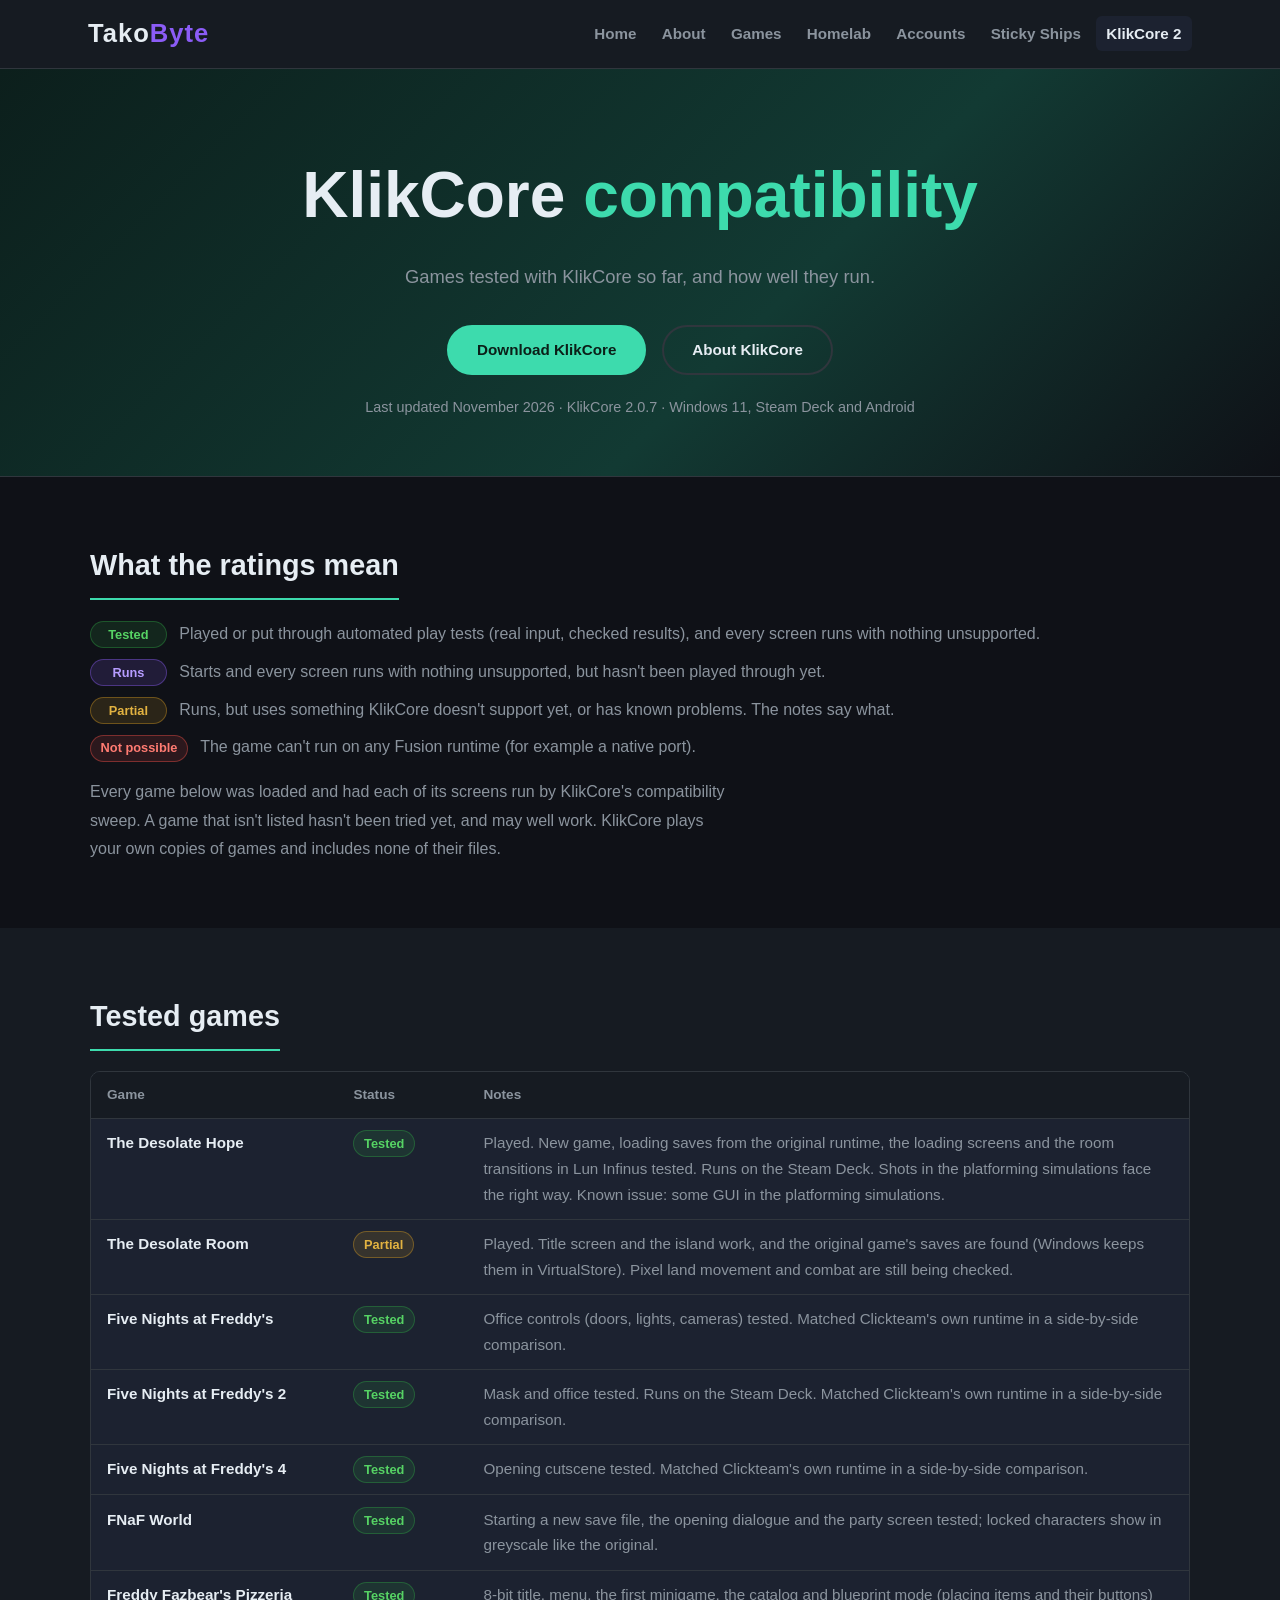
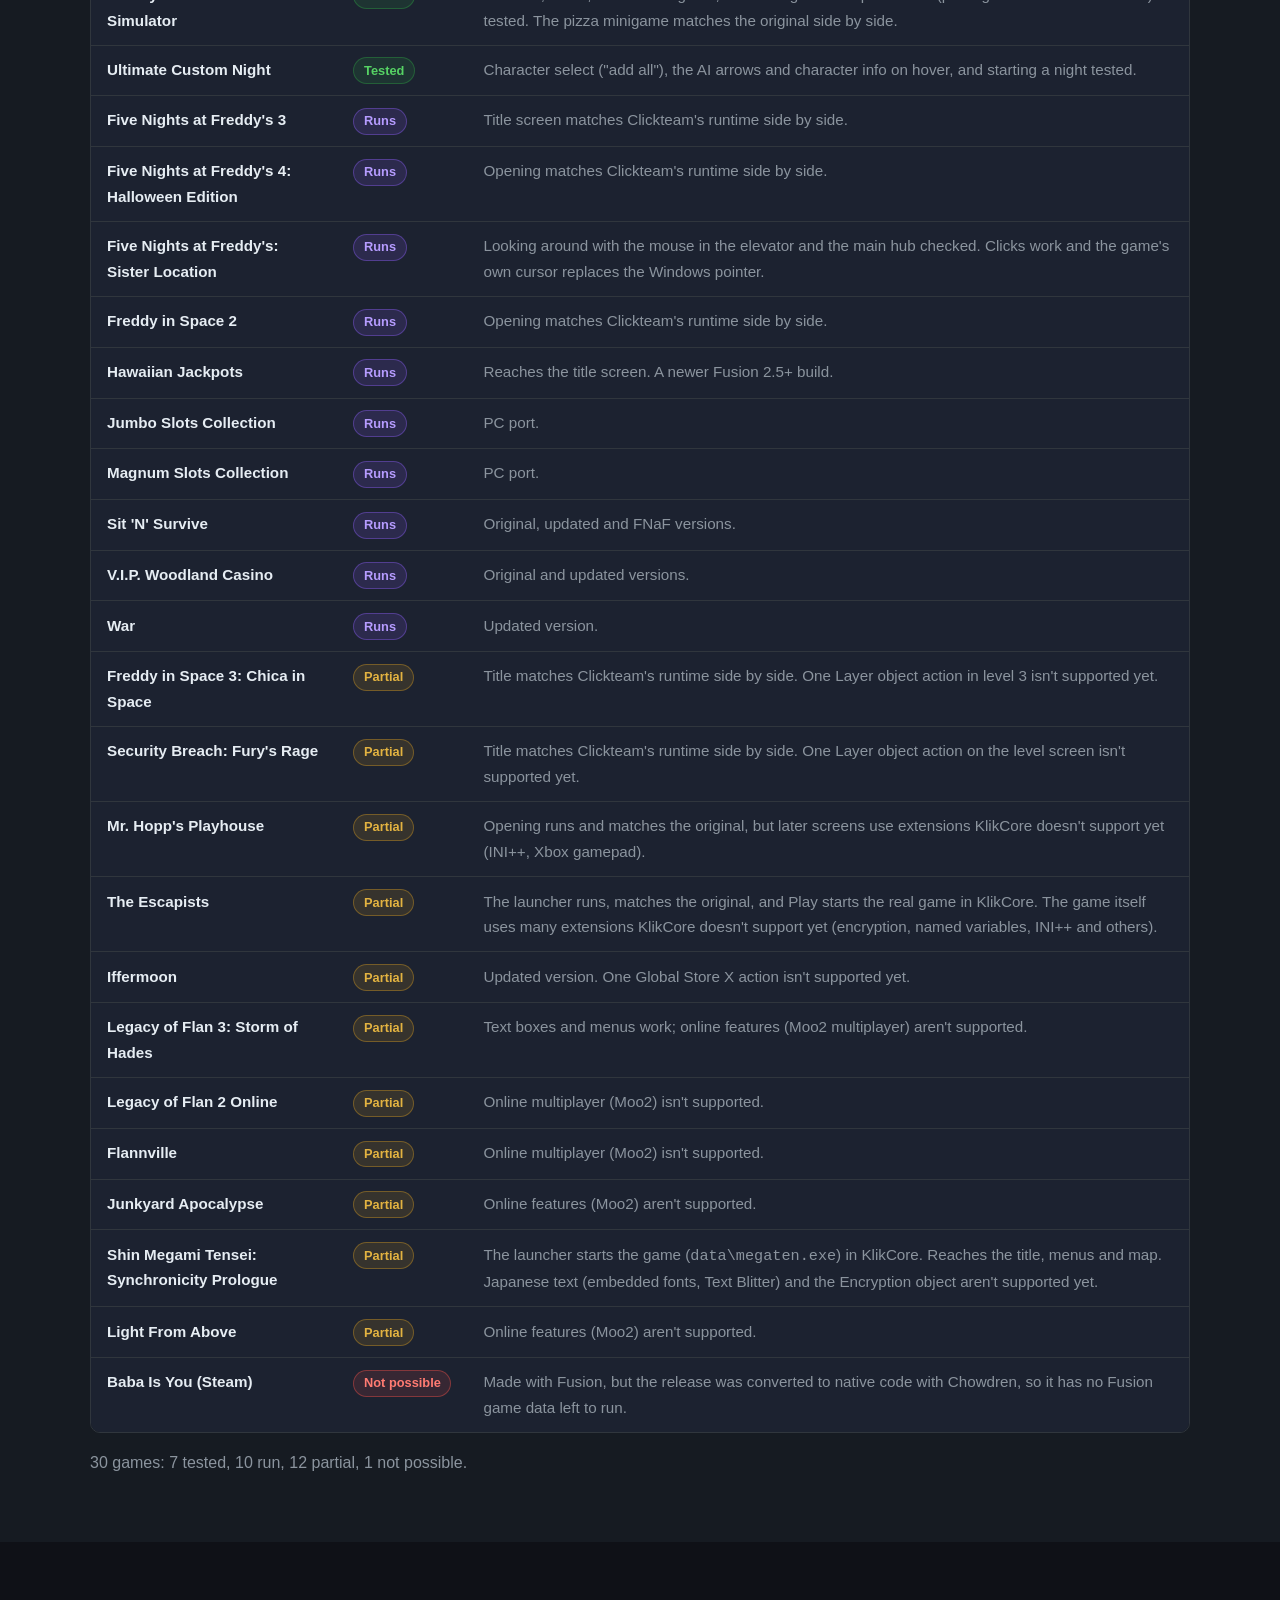
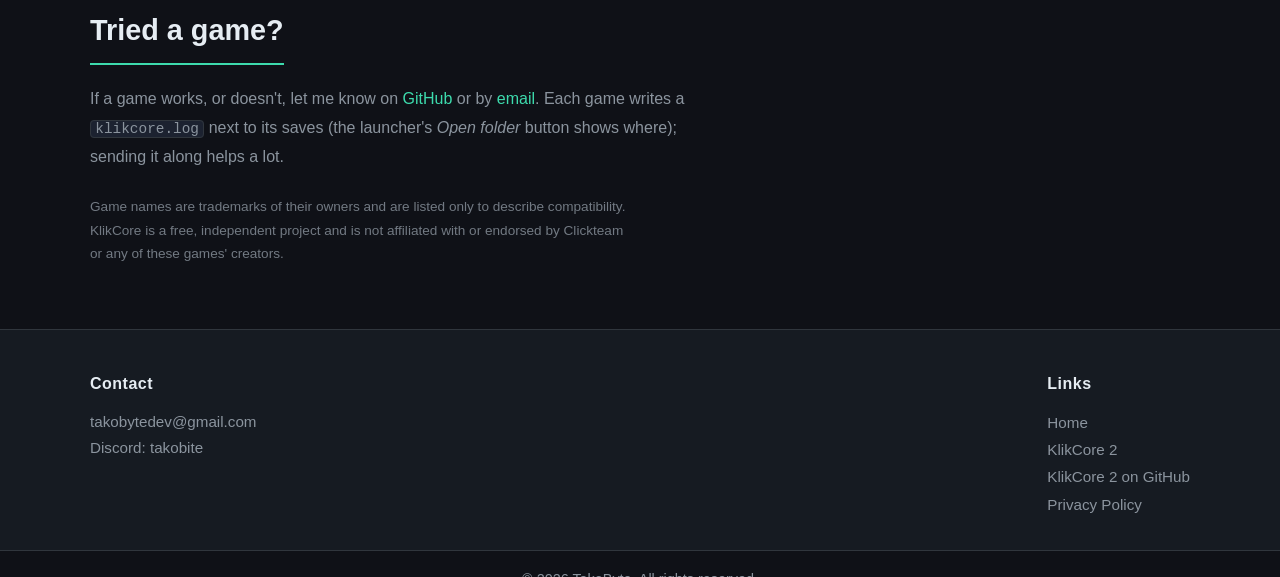
<file: rekindle-compatibility.html>
<!DOCTYPE html>
<html lang="en">
<head>
  <meta charset="utf-8">
  <title>KlikCore 2 compatibility — TakoByte</title>
  <meta http-equiv="refresh" content="0; url=klikcore-compatibility.html">
  <link rel="canonical" href="https://takobyte.net/klikcore-compatibility.html">
</head>
<body>
  <p>Rekindle is now KlikCore 2: <a href="klikcore-compatibility.html">continue to the new page</a>.</p>
</body>
</html>
</file>
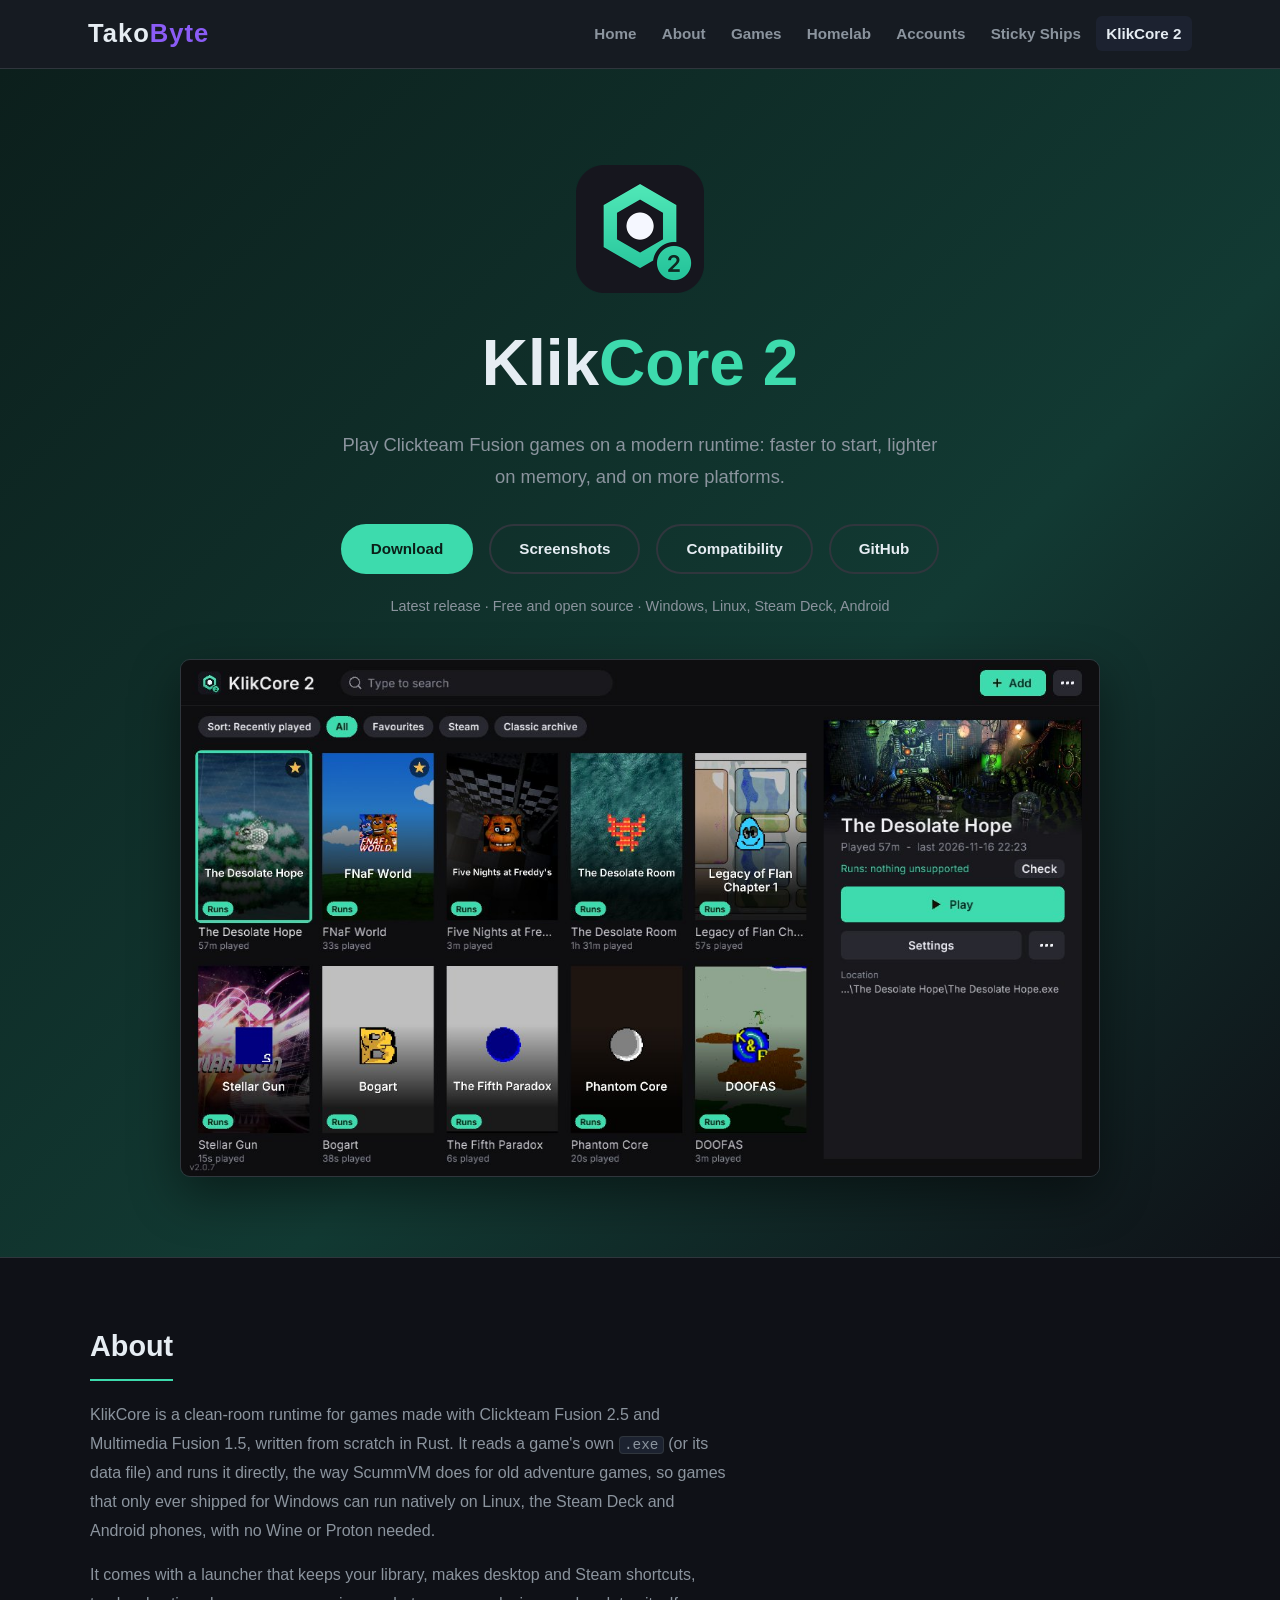
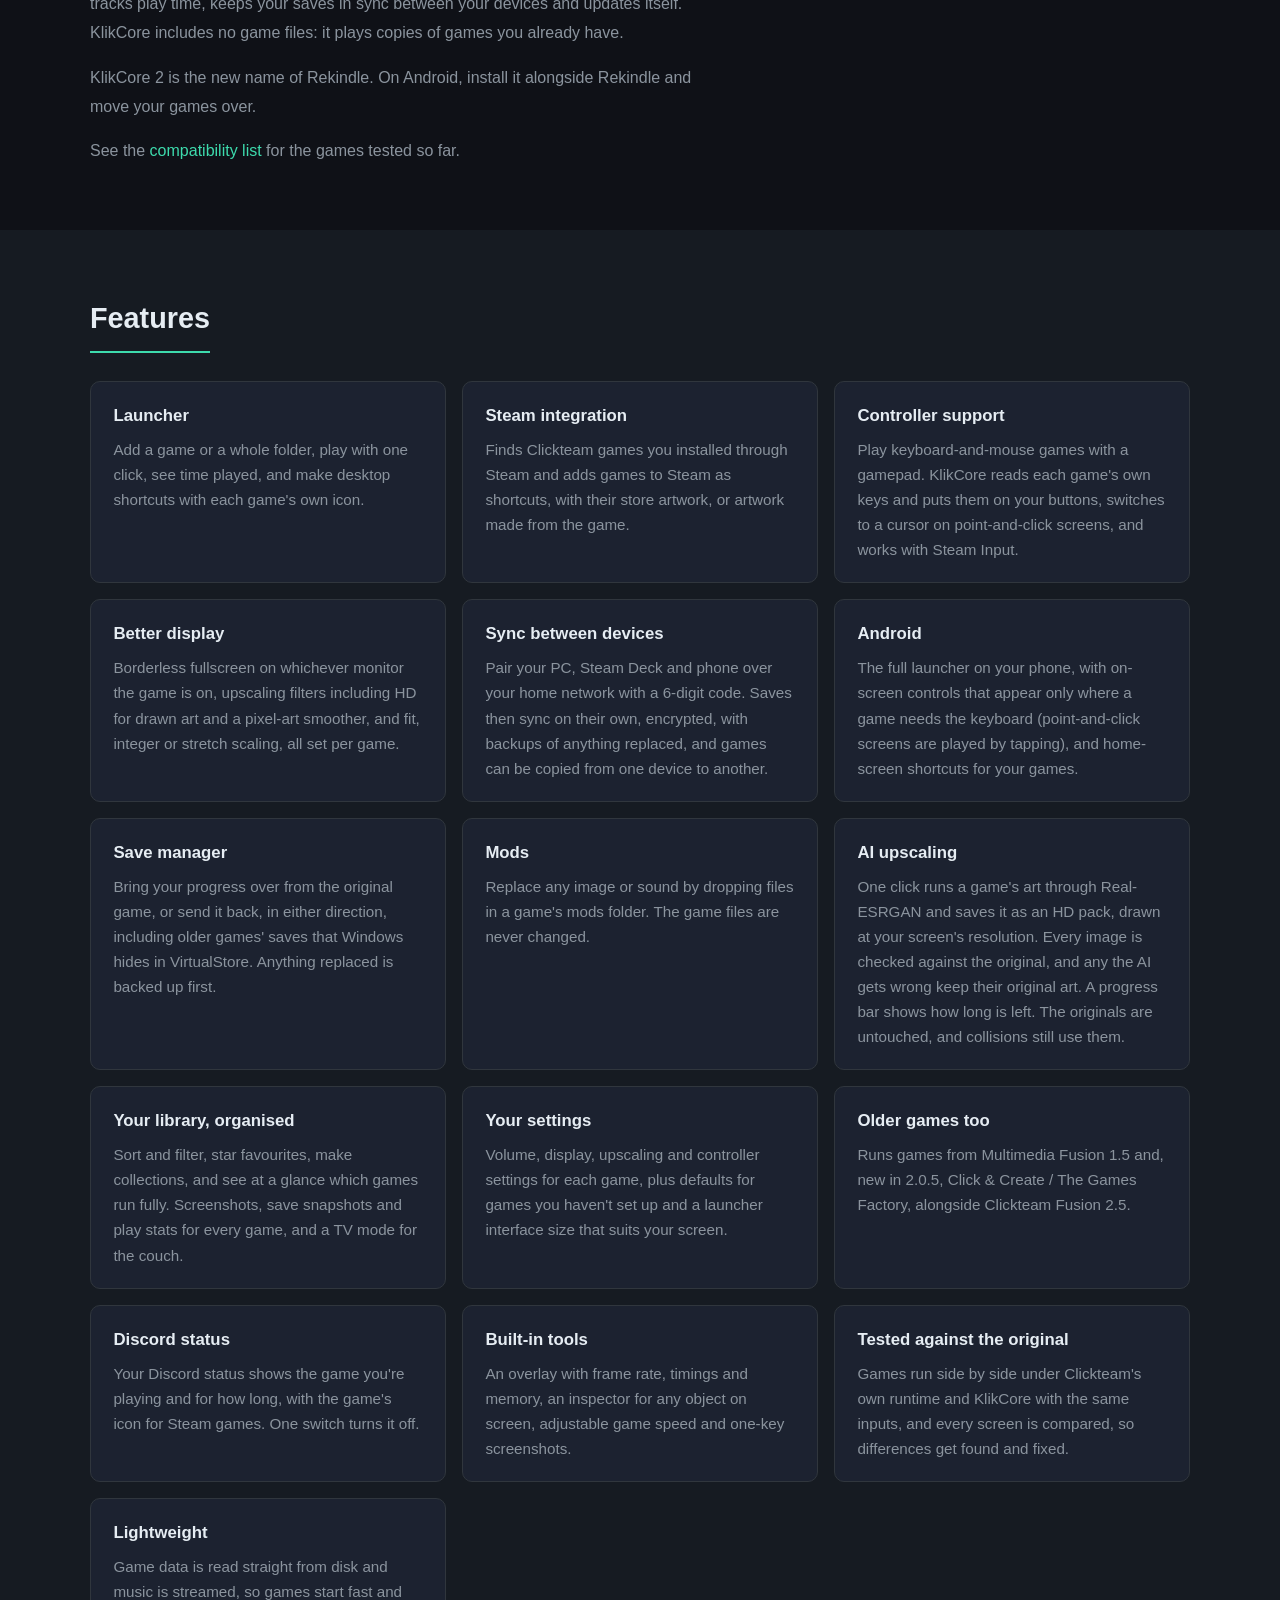
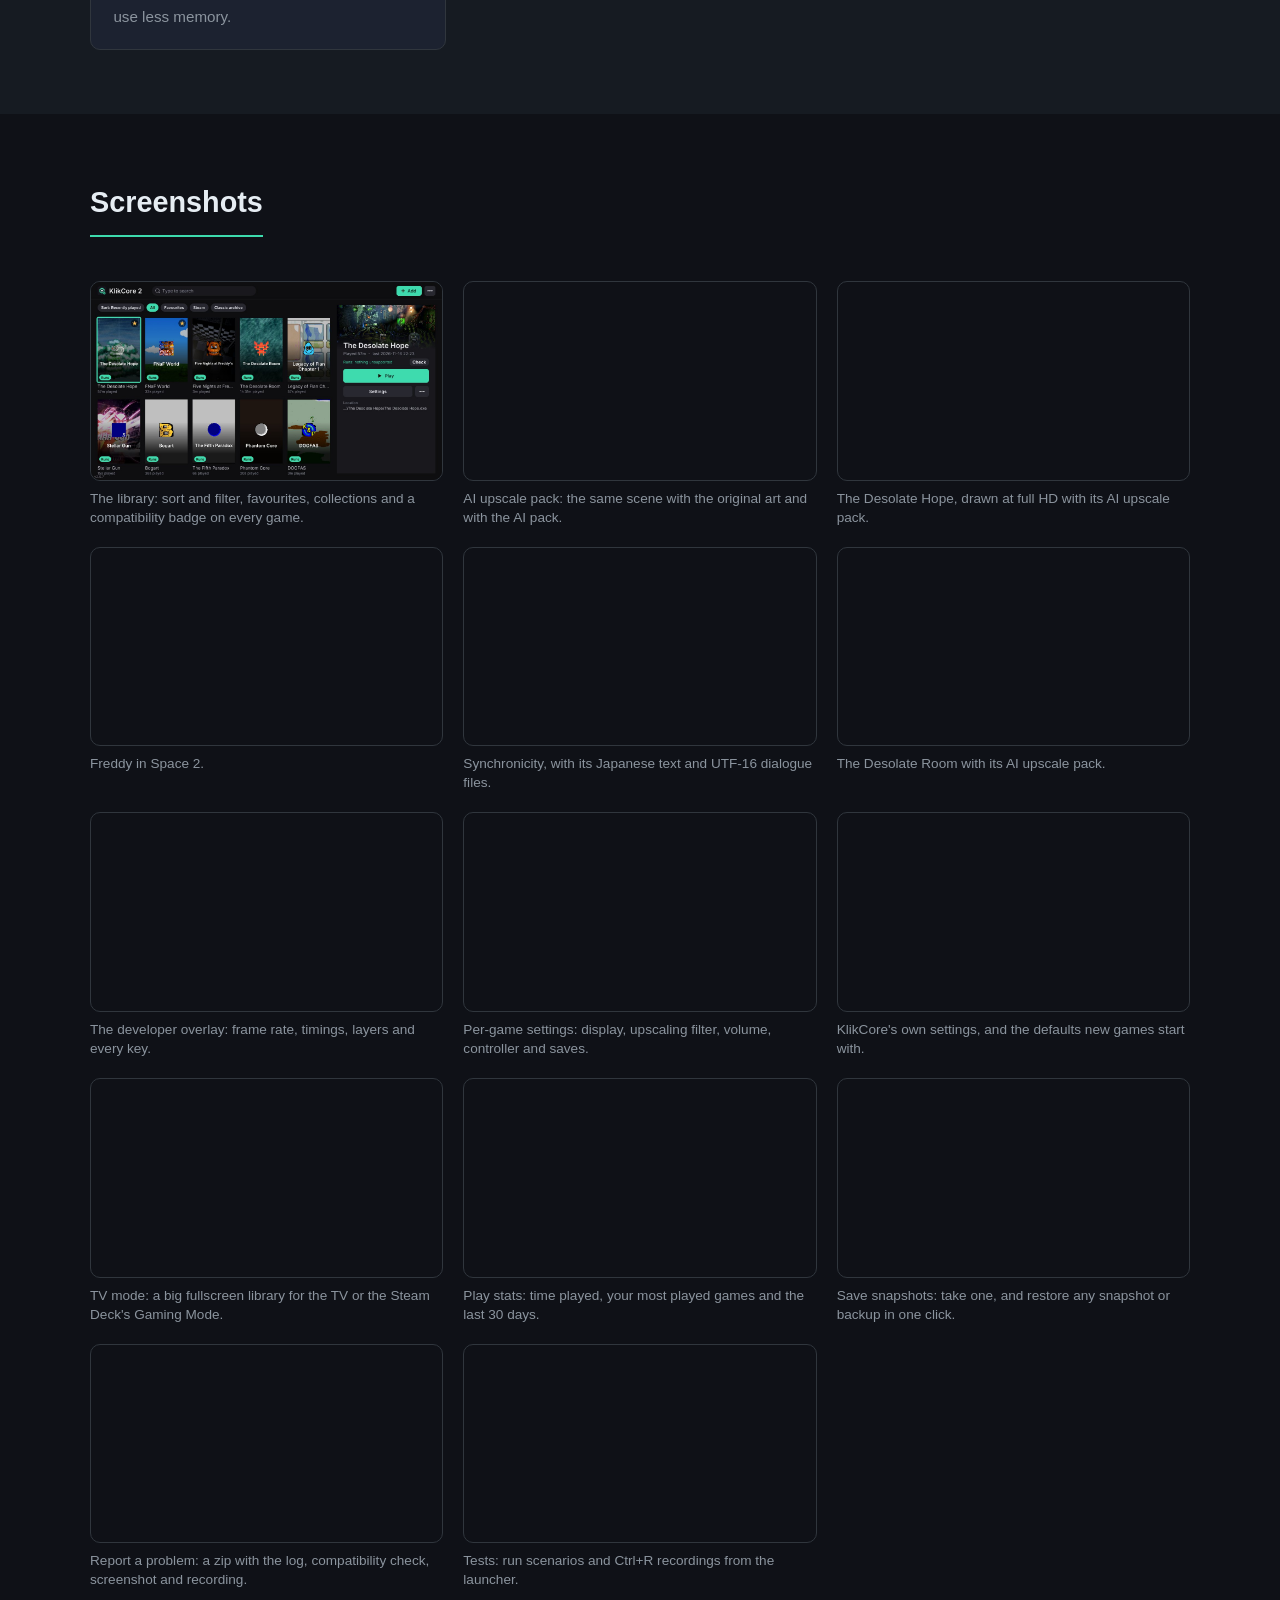
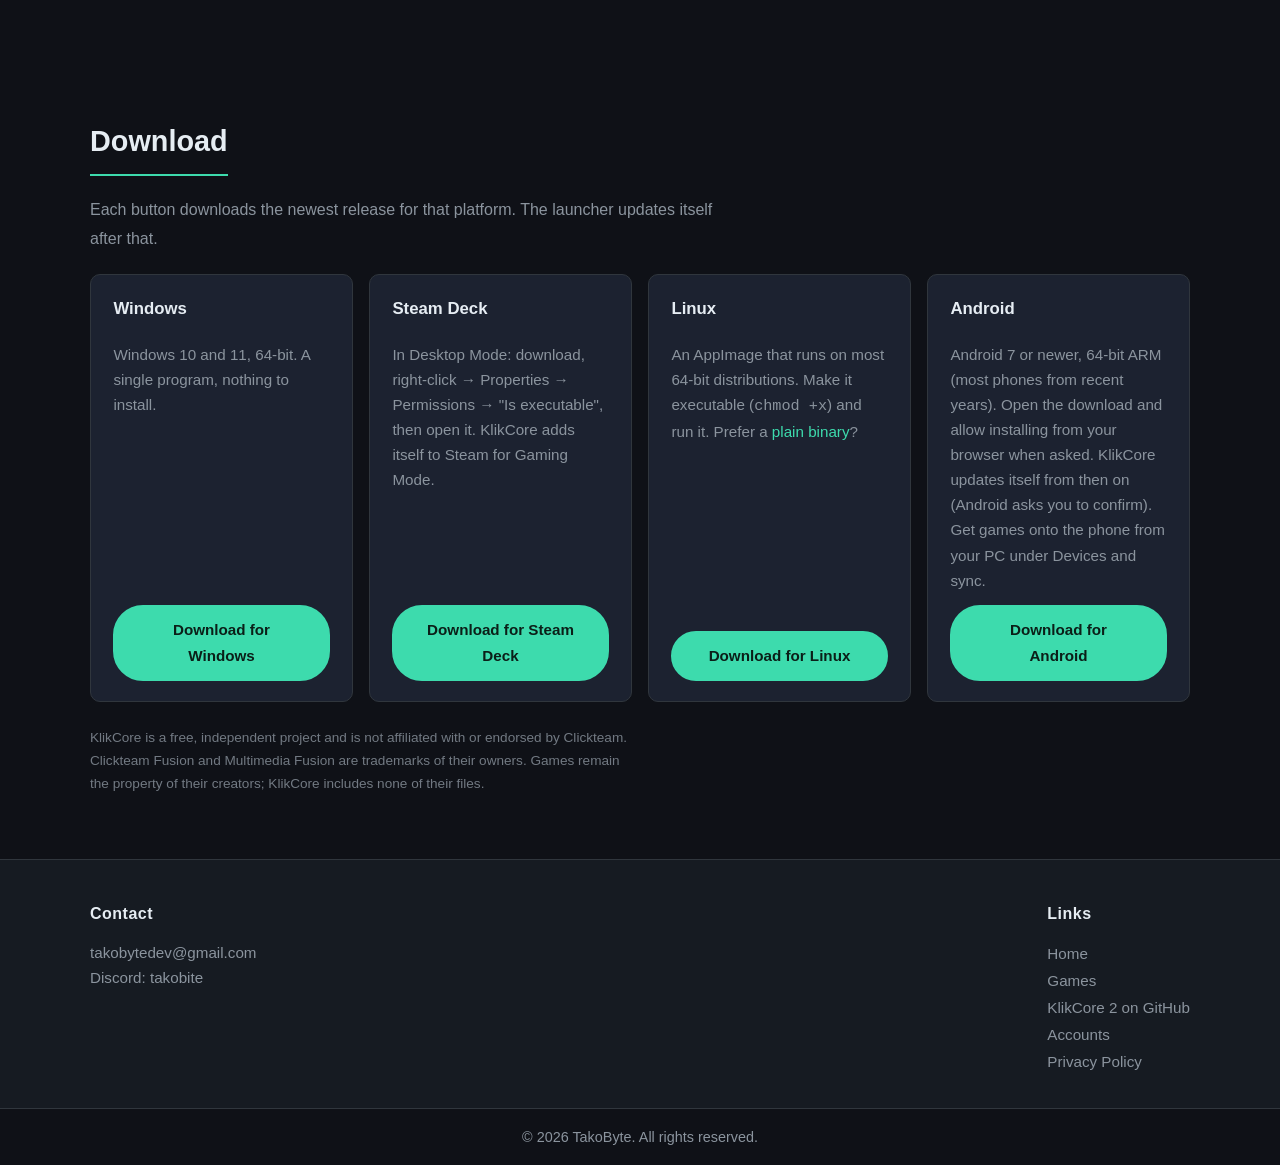
<file: rekindle.html>
<!DOCTYPE html>
<html lang="en">
<head>
  <meta charset="utf-8">
  <title>KlikCore 2 — TakoByte</title>
  <meta http-equiv="refresh" content="0; url=klikcore.html">
  <link rel="canonical" href="https://takobyte.net/klikcore.html">
</head>
<body>
  <p>Rekindle is now KlikCore 2: <a href="klikcore.html">continue to the new page</a>.</p>
</body>
</html>
</file>
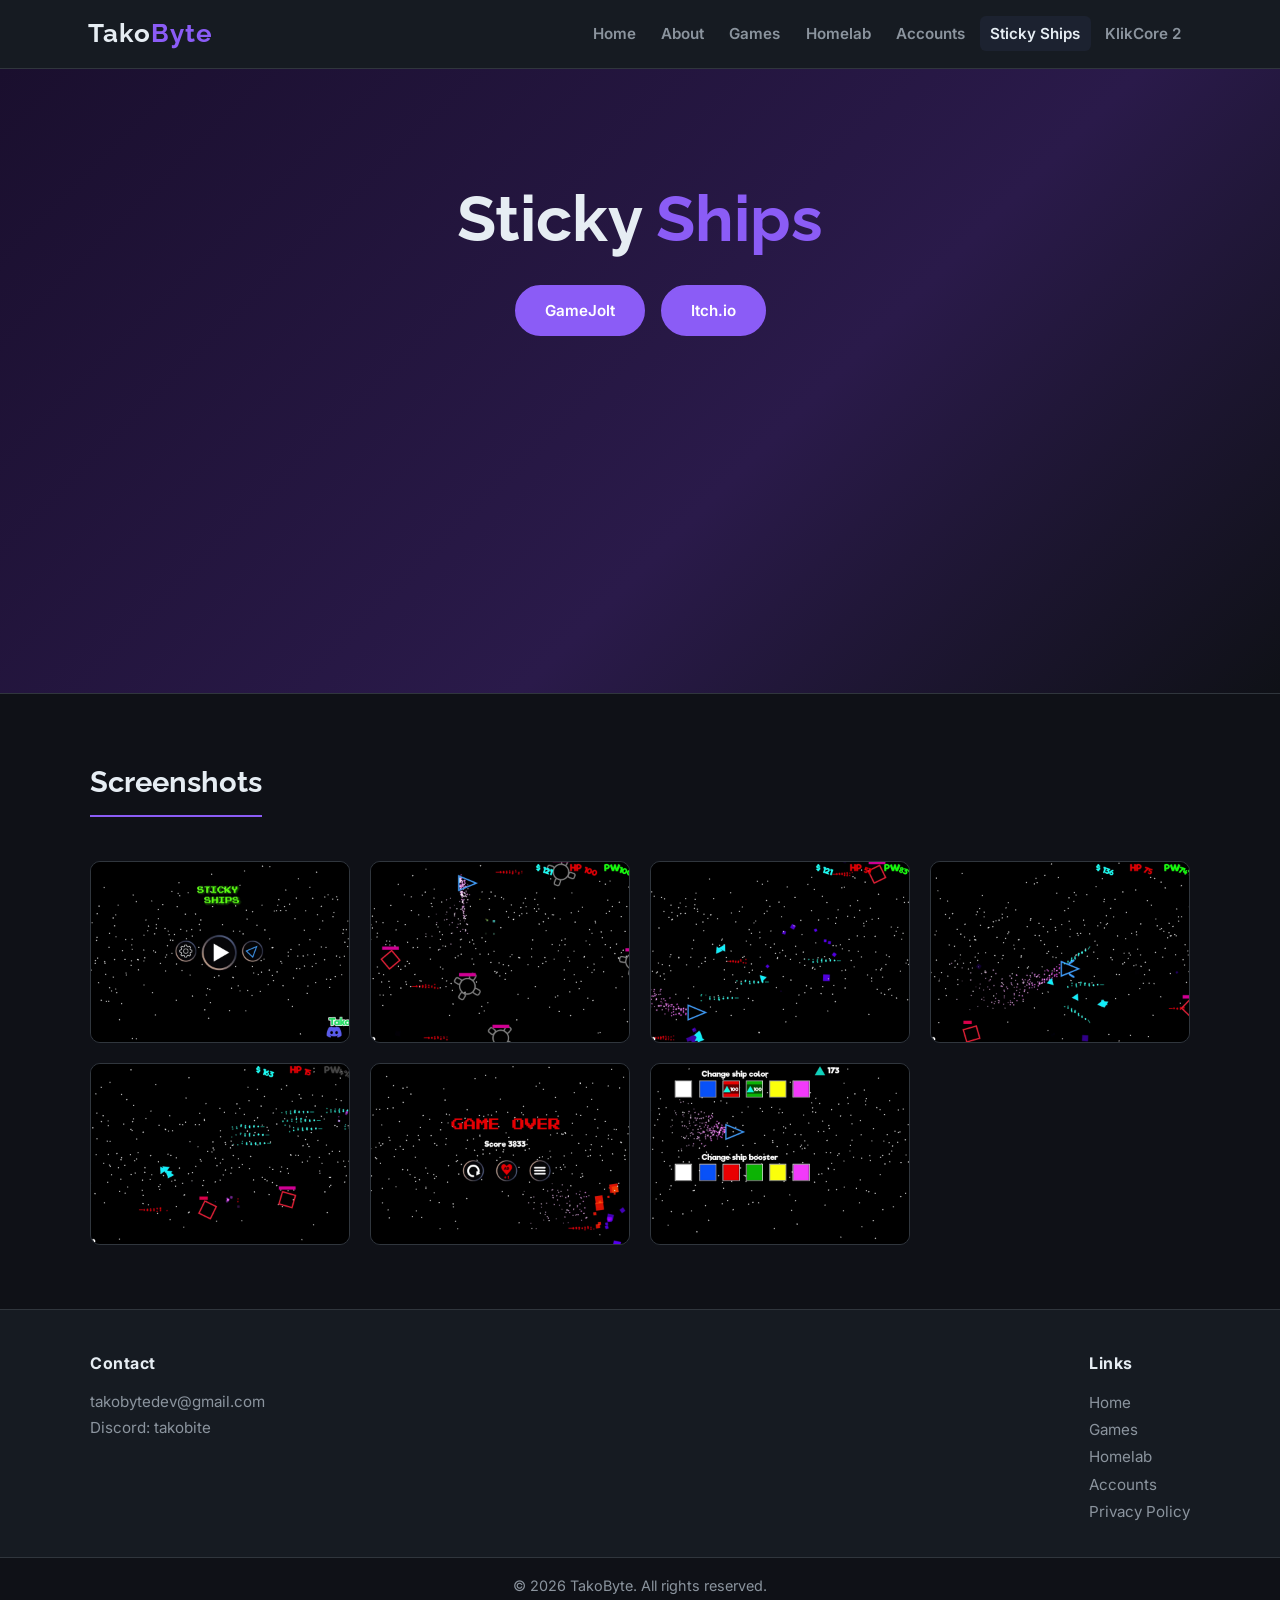
<file: stickyships.html>
<!DOCTYPE html>
<html lang="en">
<head>
  <meta charset="UTF-8">
  <meta name="viewport" content="width=device-width,initial-scale=1.0">
  <title>Sticky Ships — TakoByte</title>
  <meta name="description" content="Site Description">
  <meta property="og:description" content="Site Description">
  <meta property="og:url" content="https://takobyte.net/stickyships.html">
  <meta property="og:image" content="assets/img/gallery/1.jpg">
  <meta name="theme-color" content="#8b5cf6">
  <link rel="icon" type="image/png" href="assets/img/favicon.png">
  <link rel="apple-touch-icon" href="assets/img/apple-touch-icon.png">
  <link rel="stylesheet" href="assets/css/style.css?v=3.1">
  <link href="https://fonts.googleapis.com/css2?family=Inter:wght@400;600&family=Raleway:wght@700&display=swap" rel="stylesheet">
</head>
<body>

  <nav class="navbar">
    <div class="container nav-inner">
      <div class="logo"><a href="index.html" style="color:inherit;text-decoration:none;">Tako<span>Byte</span></a></div>
      <ul class="nav-links" id="navLinks">
        <li><a href="index.html">Home</a></li>
        <li><a href="index.html#about">About</a></li>
        <li><a href="index.html#games">Games</a></li>
        <li><a href="index.html#homelab">Homelab</a></li>
        <li><a href="tako.html">Accounts</a></li>
        <li><a href="stickyships.html" class="active">Sticky Ships</a></li>
        <li><a href="klikcore.html">KlikCore 2</a></li>
      </ul>
      <button class="hamburger" id="hamburger" aria-label="Open navigation">
        <span></span><span></span><span></span>
      </button>
    </div>
  </nav>

  <section class="hero" id="home">
    <video class="hero-video" autoplay muted loop playsinline>
      <source src="videos/video.mp4" type="video/mp4">
    </video>
    <div class="container hero-content">
      <h1>Sticky<span> Ships</span></h1>
      <div class="hero-btns">
        <a href="https://gamejolt.com/games/sticky_virus_02/417833" class="btn" target="_blank" rel="noopener">GameJolt</a>
        <a href="https://takobyte.itch.io/sticky-ships" class="btn" target="_blank" rel="noopener">Itch.io</a>
      </div>
      <div style="margin-top:2rem;display:flex;justify-content:center;">
        <iframe src="https://widgets.gamejolt.com/package/v1?key=eASEedGk" frameborder="0" width="500" height="245" style="max-width:100%;" title="Sticky Ships on GameJolt"></iframe>
      </div>
    </div>
  </section>

  <section class="section" id="gallery">
    <div class="container">
      <h2 class="section-title">Screenshots</h2>
      <div class="gallery-grid">
        <a href="assets/img/gallery/1.jpg" target="_blank" rel="noopener"><img src="assets/img/gallery/1.jpg" alt="Sticky Ships screenshot 1" loading="lazy"></a>
        <a href="assets/img/gallery/2.jpg" target="_blank" rel="noopener"><img src="assets/img/gallery/2.jpg" alt="Sticky Ships screenshot 2" loading="lazy"></a>
        <a href="assets/img/gallery/3.jpg" target="_blank" rel="noopener"><img src="assets/img/gallery/3.jpg" alt="Sticky Ships screenshot 3" loading="lazy"></a>
        <a href="assets/img/gallery/4.jpg" target="_blank" rel="noopener"><img src="assets/img/gallery/4.jpg" alt="Sticky Ships screenshot 4" loading="lazy"></a>
        <a href="assets/img/gallery/5.jpg" target="_blank" rel="noopener"><img src="assets/img/gallery/5.jpg" alt="Sticky Ships screenshot 5" loading="lazy"></a>
        <a href="assets/img/gallery/6.jpg" target="_blank" rel="noopener"><img src="assets/img/gallery/6.jpg" alt="Sticky Ships screenshot 6" loading="lazy"></a>
        <a href="assets/img/gallery/7.jpg" target="_blank" rel="noopener"><img src="assets/img/gallery/7.jpg" alt="Sticky Ships screenshot 7" loading="lazy"></a>
      </div>
    </div>
  </section>

  <footer class="footer" id="contact">
    <div class="container footer-content">
      <div>
        <h4>Contact</h4>
        <p><a href="mailto:takobytedev@gmail.com">takobytedev@gmail.com</a></p>
        <p>Discord: takobite</p>
      </div>
      <div>
        <h4>Links</h4>
        <a href="index.html">Home</a><br>
        <a href="index.html#games">Games</a><br>
        <a href="index.html#homelab">Homelab</a><br>
        <a href="tako.html">Accounts</a><br>
        <a href="privacy.html">Privacy Policy</a>
      </div>
    </div>
    <div class="footer-bottom">&copy; 2026 TakoByte. All rights reserved.</div>
  </footer>

  <a href="#home" class="back-to-top scrollto" aria-label="Back to top">
    <svg width="18" height="18" viewBox="0 0 24 24" fill="none" stroke="currentColor" stroke-width="2.5" stroke-linecap="round" stroke-linejoin="round" aria-hidden="true"><path d="M12 19V5M5 12l7-7 7 7"/></svg>
  </a>

  <script src="assets/js/main.js?v=3.0"></script>
</body>
</html>
</file>
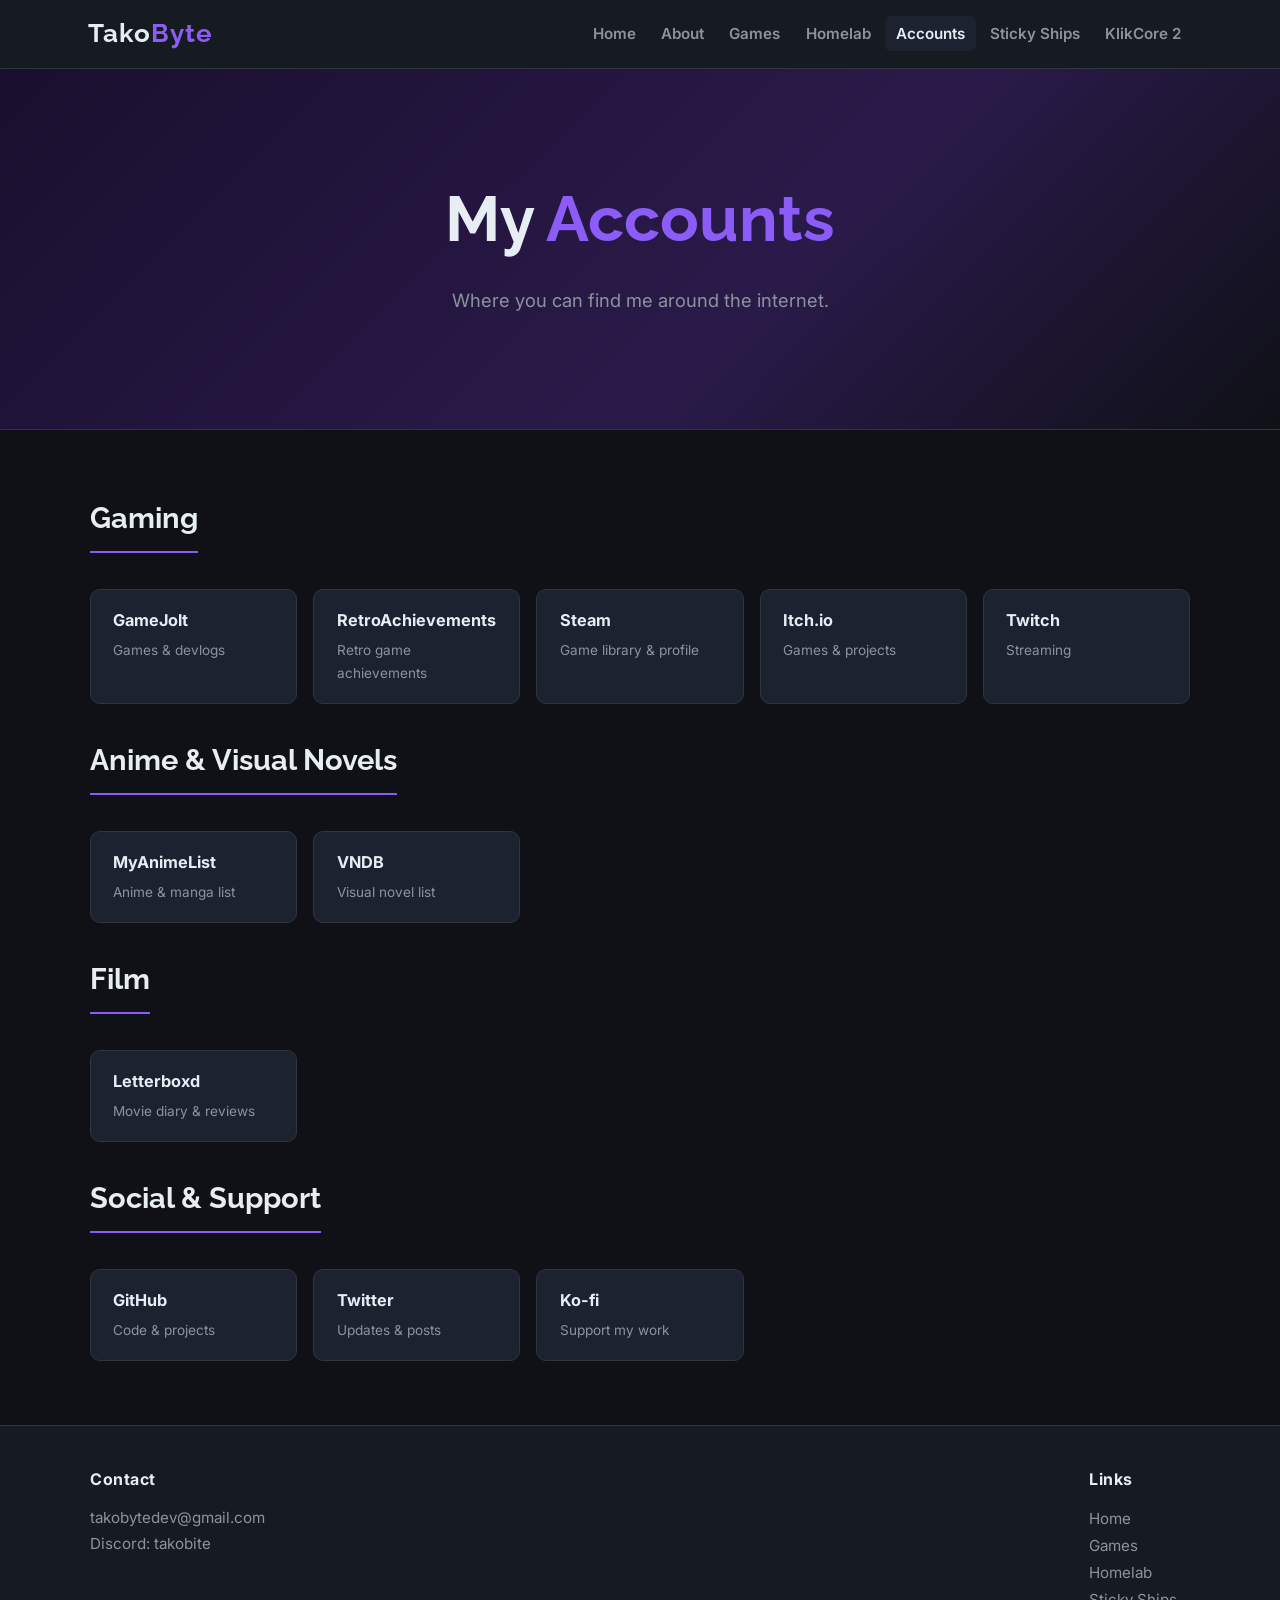
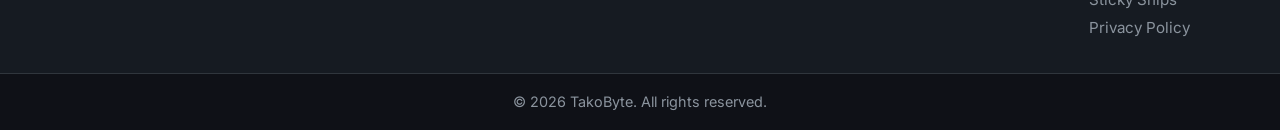
<file: tako.html>
<!DOCTYPE html>
<html lang="en">
<head>
  <meta charset="UTF-8">
  <meta name="viewport" content="width=device-width,initial-scale=1.0">
  <title>TakoByte — Accounts</title>
  <meta name="description" content="TakoByte's public accounts — gaming, anime, film, and more.">
  <link rel="icon" type="image/png" href="assets/img/favicon.png">
  <link rel="apple-touch-icon" href="assets/img/apple-touch-icon.png">
  <link rel="stylesheet" href="assets/css/style.css?v=3.1">
  <link href="https://fonts.googleapis.com/css2?family=Inter:wght@400;600&family=Raleway:wght@700&display=swap" rel="stylesheet">
</head>
<body>

  <nav class="navbar">
    <div class="container nav-inner">
      <div class="logo"><a href="index.html" style="color:inherit;text-decoration:none;">Tako<span>Byte</span></a></div>
      <ul class="nav-links" id="navLinks">
        <li><a href="index.html">Home</a></li>
        <li><a href="index.html#about">About</a></li>
        <li><a href="index.html#games">Games</a></li>
        <li><a href="index.html#homelab">Homelab</a></li>
        <li><a href="tako.html" class="active">Accounts</a></li>
        <li><a href="stickyships.html">Sticky Ships</a></li>
        <li><a href="klikcore.html">KlikCore 2</a></li>
      </ul>
      <button class="hamburger" id="hamburger" aria-label="Open navigation">
        <span></span><span></span><span></span>
      </button>
    </div>
  </nav>

  <section class="hero" id="home">
    <div class="container hero-content">
      <h1>My <span>Accounts</span></h1>
      <p class="hero-sub">Where you can find me around the internet.</p>
    </div>
  </section>

  <section class="section" id="accounts">
    <div class="container">

      <div class="account-group">
        <h2 class="section-title">Gaming</h2>
        <div class="account-grid">
          <a class="account-card" href="https://gamejolt.com/@TakoByte" target="_blank" rel="noopener">
            <strong>GameJolt</strong>
            <span>Games &amp; devlogs</span>
          </a>
          <a class="account-card" href="https://retroachievements.org/user/TakoByte" target="_blank" rel="noopener">
            <strong>RetroAchievements</strong>
            <span>Retro game achievements</span>
          </a>
          <a class="account-card" href="https://steamcommunity.com/id/takobyte/" target="_blank" rel="noopener">
            <strong>Steam</strong>
            <span>Game library &amp; profile</span>
          </a>
          <a class="account-card" href="https://takobyte.itch.io/" target="_blank" rel="noopener">
            <strong>Itch.io</strong>
            <span>Games &amp; projects</span>
          </a>
          <a class="account-card" href="https://www.twitch.tv/tako_byte" target="_blank" rel="noopener">
            <strong>Twitch</strong>
            <span>Streaming</span>
          </a>
        </div>
      </div>

      <div class="account-group">
        <h2 class="section-title">Anime &amp; Visual Novels</h2>
        <div class="account-grid">
          <a class="account-card" href="https://myanimelist.net/profile/TakoByte" target="_blank" rel="noopener">
            <strong>MyAnimeList</strong>
            <span>Anime &amp; manga list</span>
          </a>
          <a class="account-card" href="https://vndb.org/u184708/ulist?vnlist=1" target="_blank" rel="noopener">
            <strong>VNDB</strong>
            <span>Visual novel list</span>
          </a>
        </div>
      </div>

      <div class="account-group">
        <h2 class="section-title">Film</h2>
        <div class="account-grid">
          <a class="account-card" href="https://letterboxd.com/takobyte/" target="_blank" rel="noopener">
            <strong>Letterboxd</strong>
            <span>Movie diary &amp; reviews</span>
          </a>
        </div>
      </div>

      <div class="account-group">
        <h2 class="section-title">Social &amp; Support</h2>
        <div class="account-grid">
          <a class="account-card" href="https://github.com/TakoByteDev" target="_blank" rel="noopener">
            <strong>GitHub</strong>
            <span>Code &amp; projects</span>
          </a>
          <a class="account-card" href="https://twitter.com/takobite" target="_blank" rel="noopener">
            <strong>Twitter</strong>
            <span>Updates &amp; posts</span>
          </a>
          <a class="account-card" href="https://ko-fi.com/takobyte" target="_blank" rel="noopener">
            <strong>Ko-fi</strong>
            <span>Support my work</span>
          </a>
        </div>
      </div>

    </div>
  </section>

  <footer class="footer" id="contact">
    <div class="container footer-content">
      <div>
        <h4>Contact</h4>
        <p><a href="mailto:takobytedev@gmail.com">takobytedev@gmail.com</a></p>
        <p>Discord: takobite</p>
      </div>
      <div>
        <h4>Links</h4>
        <a href="index.html">Home</a><br>
        <a href="index.html#games">Games</a><br>
        <a href="index.html#homelab">Homelab</a><br>
        <a href="stickyships.html">Sticky Ships</a><br>
        <a href="privacy.html">Privacy Policy</a>
      </div>
    </div>
    <div class="footer-bottom">&copy; 2026 TakoByte. All rights reserved.</div>
  </footer>

  <a href="#home" class="back-to-top scrollto" aria-label="Back to top">
    <svg width="18" height="18" viewBox="0 0 24 24" fill="none" stroke="currentColor" stroke-width="2.5" stroke-linecap="round" stroke-linejoin="round" aria-hidden="true"><path d="M12 19V5M5 12l7-7 7 7"/></svg>
  </a>

  <script src="assets/js/main.js?v=3.0"></script>
</body>
</html>
</file>
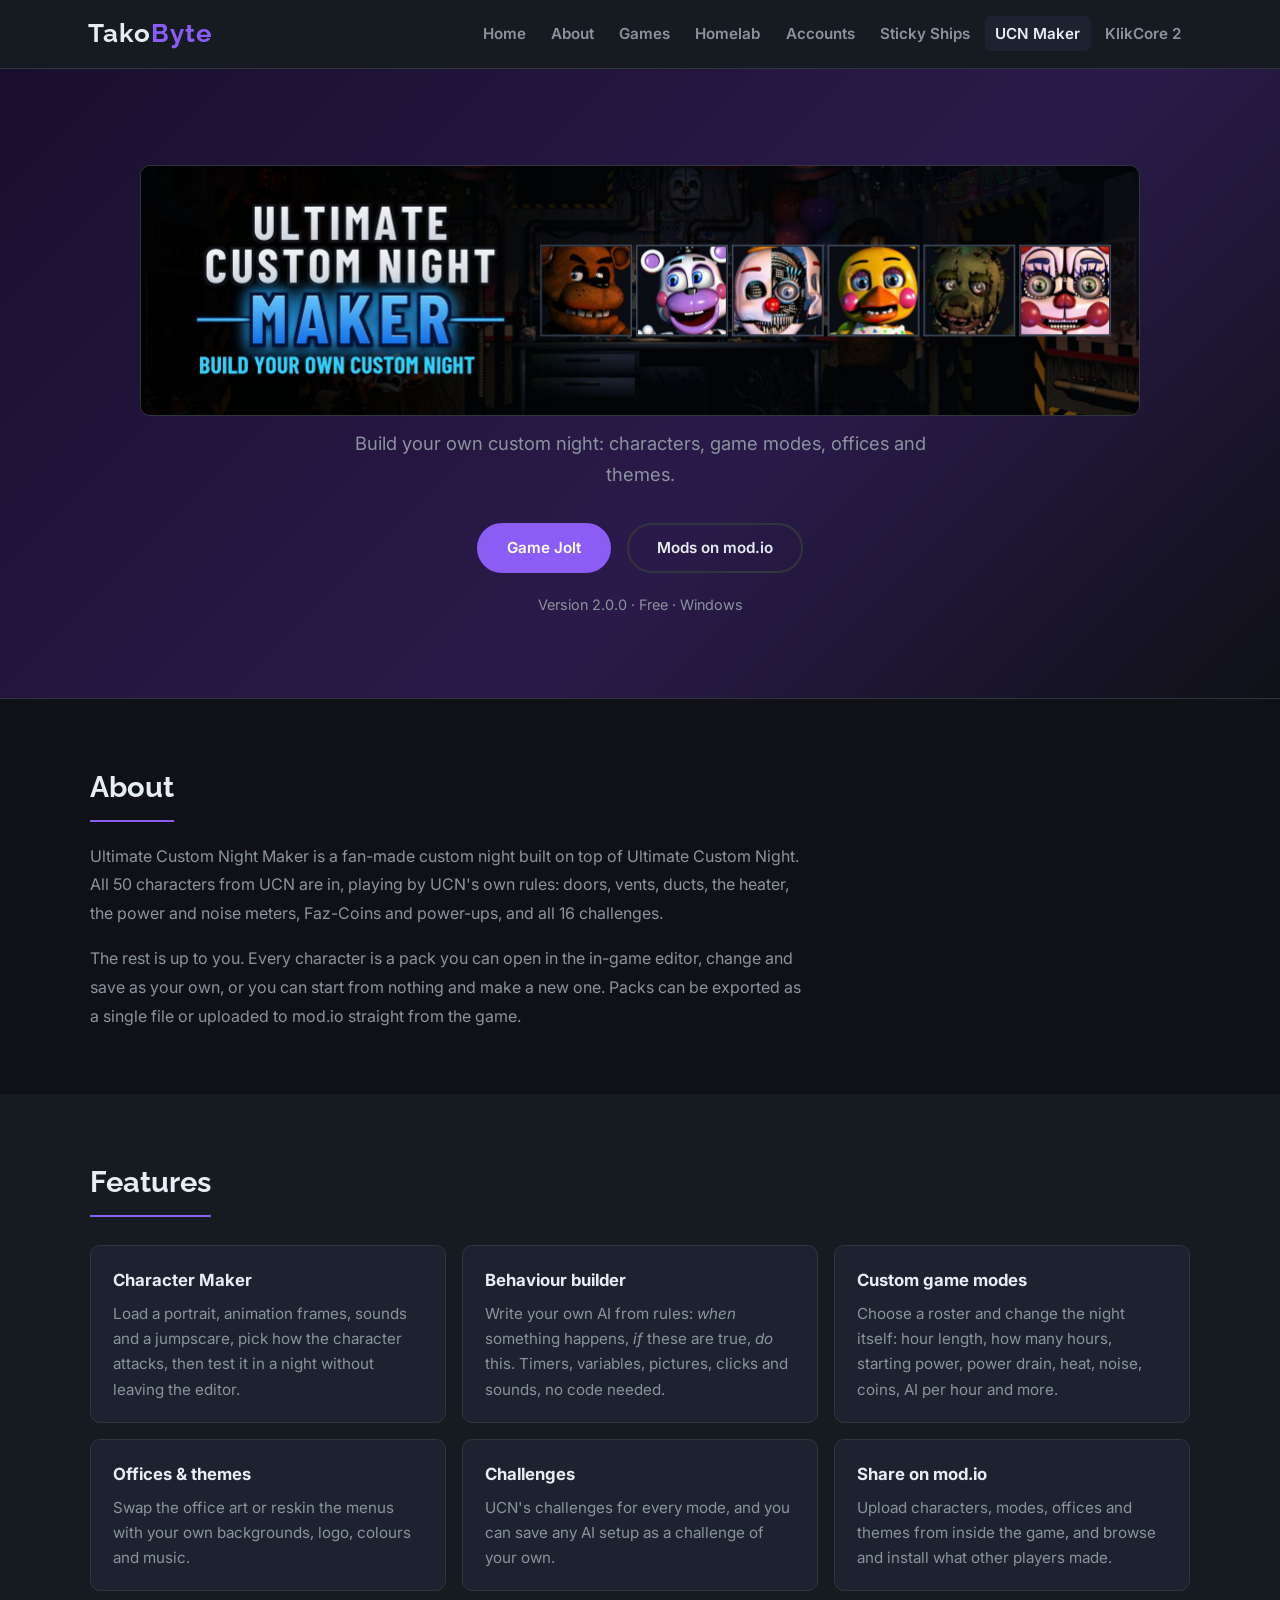
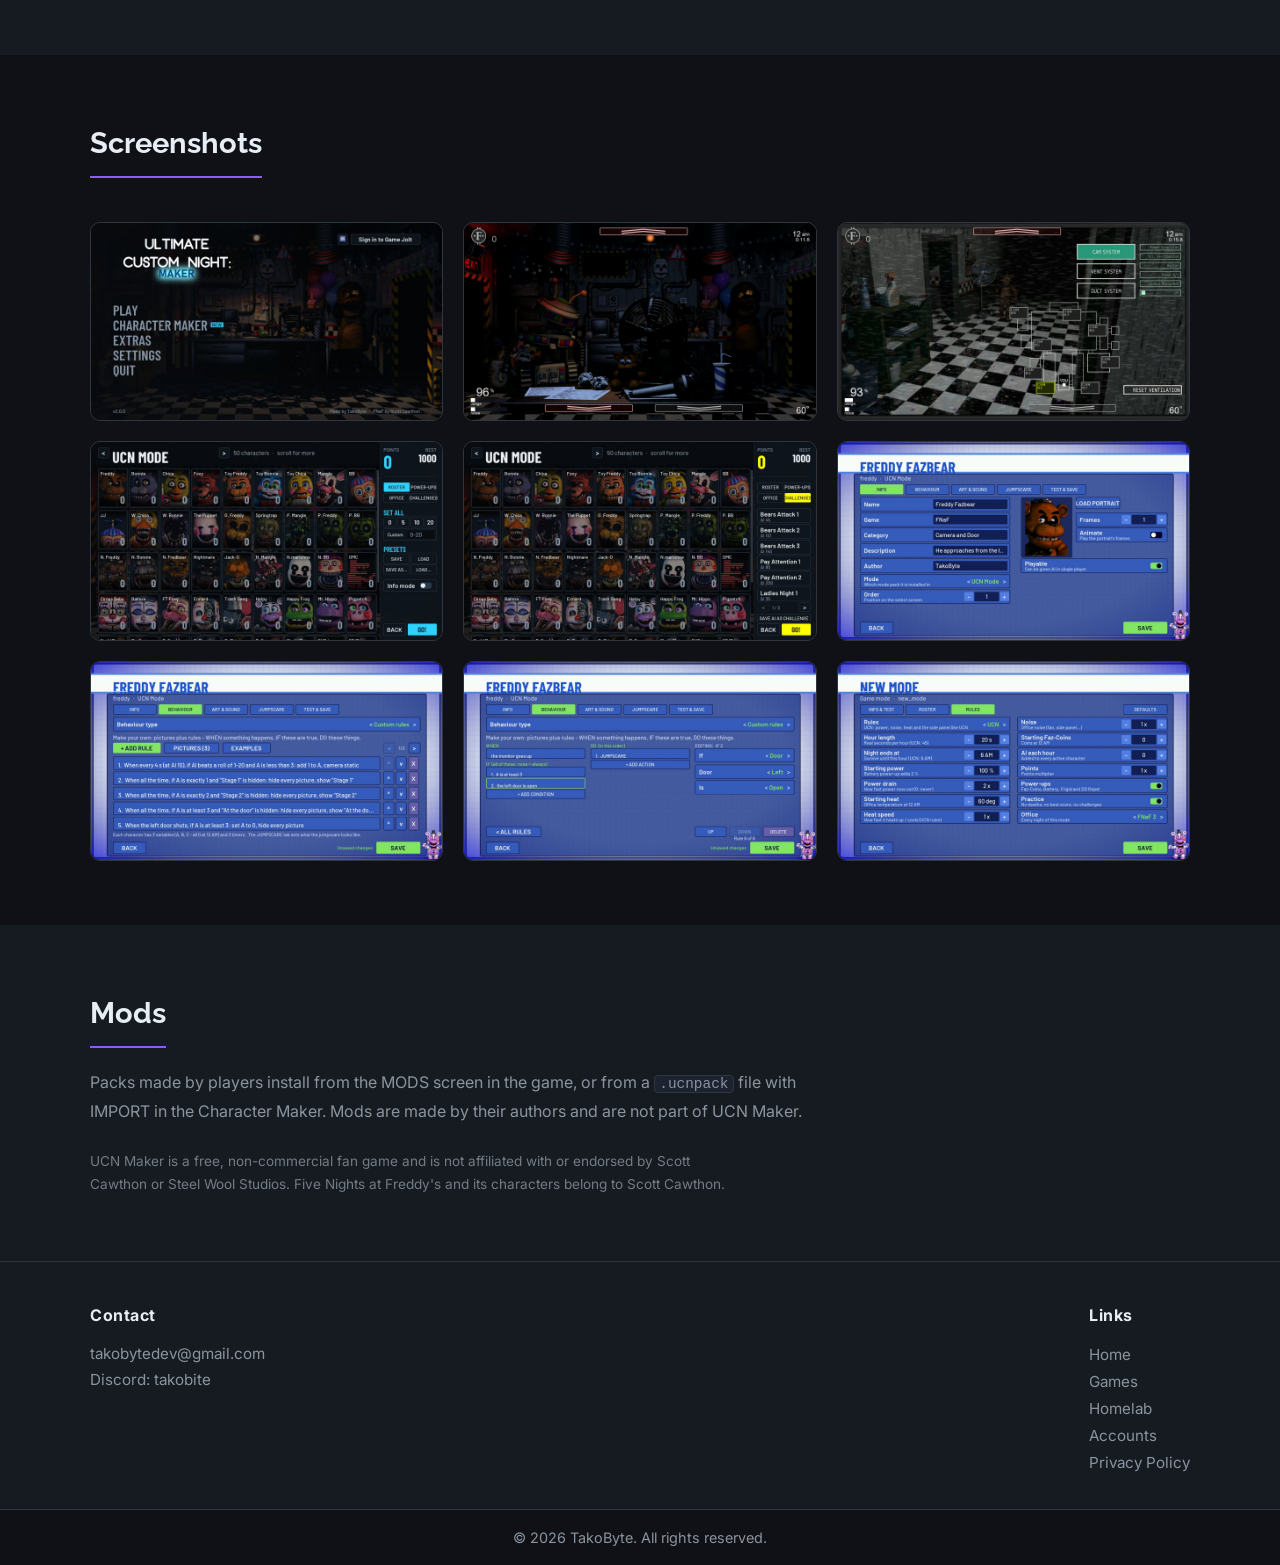
<file: ucnmaker.html>
<!DOCTYPE html>
<html lang="en">
<head>
  <meta charset="UTF-8">
  <meta name="viewport" content="width=device-width,initial-scale=1.0">
  <title>UCN Maker — TakoByte</title>
  <meta name="description" content="Ultimate Custom Night Maker: a free fan-made custom night where you build your own characters, game modes, offices and themes, and share them on mod.io.">
  <meta property="og:title" content="Ultimate Custom Night Maker">
  <meta property="og:description" content="Build your own custom night — characters, game modes, offices and themes.">
  <meta property="og:url" content="https://takobyte.net/ucnmaker.html">
  <meta property="og:image" content="https://takobyte.net/assets/img/ucnmaker/og.jpg">
  <meta name="theme-color" content="#8b5cf6">
  <link rel="icon" type="image/png" href="assets/img/favicon.png">
  <link rel="apple-touch-icon" href="assets/img/apple-touch-icon.png">
  <link rel="stylesheet" href="assets/css/style.css?v=3.1">
  <link href="https://fonts.googleapis.com/css2?family=Inter:wght@400;600&family=Raleway:wght@700&display=swap" rel="stylesheet">
</head>
<body>

  <nav class="navbar">
    <div class="container nav-inner">
      <div class="logo"><a href="index.html" style="color:inherit;text-decoration:none;">Tako<span>Byte</span></a></div>
      <ul class="nav-links" id="navLinks">
        <li><a href="index.html">Home</a></li>
        <li><a href="index.html#about">About</a></li>
        <li><a href="index.html#games">Games</a></li>
        <li><a href="index.html#homelab">Homelab</a></li>
        <li><a href="tako.html">Accounts</a></li>
        <li><a href="stickyships.html">Sticky Ships</a></li>
        <li><a href="ucnmaker.html" class="active">UCN Maker</a></li>
        <li><a href="klikcore.html">KlikCore 2</a></li>
      </ul>
      <button class="hamburger" id="hamburger" aria-label="Open navigation">
        <span></span><span></span><span></span>
      </button>
    </div>
  </nav>

  <section class="hero" id="home">
    <div class="container hero-content">
      <h1><img class="hero-banner" src="assets/img/ucnmaker/header.jpg" alt="Ultimate Custom Night Maker"></h1>
      <p class="hero-sub">Build your own custom night: characters, game modes, offices and themes.</p>
      <div class="hero-btns">
        <a href="https://gamejolt.com/@TakoByte" class="btn" target="_blank" rel="noopener">Game Jolt</a>
        <a href="https://mod.io/g/ultimate-custom-nigh" class="btn btn-outline" target="_blank" rel="noopener">Mods on mod.io</a>
      </div>
      <p class="hero-note">Version 2.0.0 · Free · Windows</p>
    </div>
  </section>

  <section class="section" id="about">
    <div class="container">
      <h2 class="section-title">About</h2>
      <p class="section-text">
        Ultimate Custom Night Maker is a fan-made custom night built on top of Ultimate Custom Night.
        All 50 characters from UCN are in, playing by UCN's own rules: doors, vents, ducts, the heater,
        the power and noise meters, Faz-Coins and power-ups, and all 16 challenges.
      </p>
      <p class="section-text">
        The rest is up to you. Every character is a pack you can open in the in-game editor, change and
        save as your own, or you can start from nothing and make a new one. Packs can be exported as a
        single file or uploaded to mod.io straight from the game.
      </p>
    </div>
  </section>

  <section class="section section-alt" id="features">
    <div class="container">
      <h2 class="section-title">Features</h2>
      <div class="feature-grid">
        <div class="feature-card">
          <h3>Character Maker</h3>
          <p>Load a portrait, animation frames, sounds and a jumpscare, pick how the character attacks, then test it in a night without leaving the editor.</p>
        </div>
        <div class="feature-card">
          <h3>Behaviour builder</h3>
          <p>Write your own AI from rules: <em>when</em> something happens, <em>if</em> these are true, <em>do</em> this. Timers, variables, pictures, clicks and sounds, no code needed.</p>
        </div>
        <div class="feature-card">
          <h3>Custom game modes</h3>
          <p>Choose a roster and change the night itself: hour length, how many hours, starting power, power drain, heat, noise, coins, AI per hour and more.</p>
        </div>
        <div class="feature-card">
          <h3>Offices &amp; themes</h3>
          <p>Swap the office art or reskin the menus with your own backgrounds, logo, colours and music.</p>
        </div>
        <div class="feature-card">
          <h3>Challenges</h3>
          <p>UCN's challenges for every mode, and you can save any AI setup as a challenge of your own.</p>
        </div>
        <div class="feature-card">
          <h3>Share on mod.io</h3>
          <p>Upload characters, modes, offices and themes from inside the game, and browse and install what other players made.</p>
        </div>
      </div>
    </div>
  </section>

  <section class="section" id="gallery">
    <div class="container">
      <h2 class="section-title">Screenshots</h2>
      <div class="gallery-grid gallery-wide">
        <a href="assets/img/ucnmaker/1.jpg" target="_blank" rel="noopener"><img src="assets/img/ucnmaker/1.jpg" alt="UCN Maker title screen" loading="lazy"></a>
        <a href="assets/img/ucnmaker/2.jpg" target="_blank" rel="noopener"><img src="assets/img/ucnmaker/2.jpg" alt="The office during a night" loading="lazy"></a>
        <a href="assets/img/ucnmaker/3.jpg" target="_blank" rel="noopener"><img src="assets/img/ucnmaker/3.jpg" alt="The camera, vent and duct systems" loading="lazy"></a>
        <a href="assets/img/ucnmaker/4.jpg" target="_blank" rel="noopener"><img src="assets/img/ucnmaker/4.jpg" alt="Character select with all 50 UCN characters" loading="lazy"></a>
        <a href="assets/img/ucnmaker/5.jpg" target="_blank" rel="noopener"><img src="assets/img/ucnmaker/5.jpg" alt="The challenges tab" loading="lazy"></a>
        <a href="assets/img/ucnmaker/6.jpg" target="_blank" rel="noopener"><img src="assets/img/ucnmaker/6.jpg" alt="The Character Maker" loading="lazy"></a>
        <a href="assets/img/ucnmaker/7.jpg" target="_blank" rel="noopener"><img src="assets/img/ucnmaker/7.jpg" alt="A character's custom rules" loading="lazy"></a>
        <a href="assets/img/ucnmaker/8.jpg" target="_blank" rel="noopener"><img src="assets/img/ucnmaker/8.jpg" alt="Editing a rule in the behaviour builder" loading="lazy"></a>
        <a href="assets/img/ucnmaker/9.jpg" target="_blank" rel="noopener"><img src="assets/img/ucnmaker/9.jpg" alt="The night rules of a custom game mode" loading="lazy"></a>
      </div>
    </div>
  </section>

  <section class="section section-alt" id="mods">
    <div class="container">
      <h2 class="section-title">Mods</h2>
      <p class="section-text">
        Packs made by players install from the MODS screen in the game, or from a <code>.ucnpack</code> file with
        IMPORT in the Character Maker. Mods are made by their authors and are not part of UCN Maker.
      </p>
      <p class="fine-print">
        UCN Maker is a free, non-commercial fan game and is not affiliated with or endorsed by Scott Cawthon or
        Steel Wool Studios. Five Nights at Freddy's and its characters belong to Scott Cawthon.
      </p>
    </div>
  </section>

  <footer class="footer" id="contact">
    <div class="container footer-content">
      <div>
        <h4>Contact</h4>
        <p><a href="mailto:takobytedev@gmail.com">takobytedev@gmail.com</a></p>
        <p>Discord: takobite</p>
      </div>
      <div>
        <h4>Links</h4>
        <a href="index.html">Home</a><br>
        <a href="index.html#games">Games</a><br>
        <a href="index.html#homelab">Homelab</a><br>
        <a href="tako.html">Accounts</a><br>
        <a href="privacy.html">Privacy Policy</a>
      </div>
    </div>
    <div class="footer-bottom">&copy; 2026 TakoByte. All rights reserved.</div>
  </footer>

  <a href="#home" class="back-to-top scrollto" aria-label="Back to top">
    <svg width="18" height="18" viewBox="0 0 24 24" fill="none" stroke="currentColor" stroke-width="2.5" stroke-linecap="round" stroke-linejoin="round" aria-hidden="true"><path d="M12 19V5M5 12l7-7 7 7"/></svg>
  </a>

  <script src="assets/js/main.js?v=3.0"></script>
</body>
</html>
</file>
<file: assets/css/style.css>
/* ── Reset & Base ── */
*, *::before, *::after { box-sizing: border-box; margin: 0; padding: 0; }

:root {
  --bg:        #0f1117;
  --bg-alt:    #161b22;
  --bg-card:   #1c2230;
  --accent:    #8b5cf6;
  --accent-dim:#6d3fd1;
  --text:      #e6edf3;
  --text-muted:#8b949e;
  --border:    #30363d;
  --radius:    10px;
}

html { scroll-behavior: smooth; }

body {
  font-family: 'Inter', Arial, sans-serif;
  background: var(--bg);
  color: var(--text);
  font-size: 1rem;
  line-height: 1.7;
}

a { color: var(--accent); text-decoration: none; }
a:hover { text-decoration: underline; }

img { max-width: 100%; }

.container {
  width: 90%;
  max-width: 1100px;
  margin: 0 auto;
}

/* ── Navbar ── */
.navbar {
  position: sticky;
  top: 0;
  z-index: 100;
  background: var(--bg-alt);
  border-bottom: 1px solid var(--border);
}

.nav-inner {
  display: flex;
  align-items: center;
  justify-content: space-between;
  padding: 0.75rem 1.5rem;
  max-width: 1200px;
  margin: 0 auto;
}

.logo {
  font-family: 'Raleway', sans-serif;
  font-size: 1.6rem;
  font-weight: 700;
  color: var(--text);
  letter-spacing: 1px;
  display: flex;
  align-items: center;
  gap: 0.5rem;
}

.logo img { height: 32px; width: auto; display: block; }

.logo span { color: var(--accent); }

.nav-links {
  display: flex;
  flex-direction: row;
  align-items: center;
  gap: 0.25rem;
  list-style: none;
}

.nav-links a {
  color: var(--text-muted);
  font-weight: 600;
  font-size: 0.95rem;
  padding: 0.3em 0.7em;
  border-radius: 6px;
  transition: background 0.15s, color 0.15s;
  display: inline-block;
}

.nav-links a:hover,
.nav-links a:focus,
.nav-links a.active {
  background: var(--bg-card);
  color: var(--text);
  text-decoration: none;
  outline: none;
}

.hamburger {
  display: none;
  flex-direction: column;
  gap: 5px;
  background: none;
  border: none;
  cursor: pointer;
  padding: 4px;
}

.hamburger span {
  display: block;
  height: 2px;
  width: 24px;
  background: var(--text);
  border-radius: 2px;
}

/* ── Hero ── */
.hero {
  background: linear-gradient(135deg, #1a0f2e 0%, #2a1a4a 60%, #0f1117 100%);
  padding: 6rem 0 5rem;
  text-align: center;
  border-bottom: 1px solid var(--border);
  position: relative;
  overflow: hidden;
}

.hero-content h1 {
  font-family: 'Raleway', sans-serif;
  font-size: clamp(2.5rem, 6vw, 4rem);
  font-weight: 700;
  color: var(--text);
  margin-bottom: 0.75rem;
}

.hero-content h1 span { color: var(--accent); }

.hero-sub {
  font-size: 1.15rem;
  color: var(--text-muted);
  max-width: 600px;
  margin: 0 auto 2rem;
}

.hero-btns {
  display: flex;
  gap: 1rem;
  justify-content: center;
  flex-wrap: wrap;
}

/* ── Hero video variant (Sticky Ships) ── */
.hero-video {
  position: absolute;
  inset: 0;
  width: 100%;
  height: 100%;
  object-fit: cover;
  opacity: 0.35;
  z-index: 0;
}

.hero-content { position: relative; z-index: 1; }

/* ── Buttons ── */
.btn {
  display: inline-block;
  background: var(--accent);
  color: #fff;
  padding: 0.65rem 1.75rem;
  border-radius: 30px;
  font-weight: 600;
  font-size: 0.95rem;
  transition: background 0.2s, transform 0.1s;
  border: 2px solid var(--accent);
  cursor: pointer;
  text-decoration: none;
}

.btn:hover {
  background: var(--accent-dim);
  border-color: var(--accent-dim);
  text-decoration: none;
  transform: translateY(-1px);
}

.btn-outline {
  background: transparent;
  color: var(--text);
  border-color: var(--border);
}

.btn-outline:hover {
  background: var(--bg-card);
  border-color: var(--accent);
  color: var(--accent);
}

/* ── Sections ── */
.section {
  padding: 4rem 0;
  background: var(--bg);
}

.section-alt {
  background: var(--bg-alt);
}

.section-title {
  font-family: 'Raleway', sans-serif;
  font-size: 1.8rem;
  font-weight: 700;
  color: var(--text);
  margin-bottom: 1.25rem;
  padding-bottom: 0.5rem;
  border-bottom: 2px solid var(--accent);
  display: inline-block;
}

.subsection-title {
  font-size: 1.1rem;
  font-weight: 600;
  color: var(--accent);
  margin: 1.5rem 0 0.5rem;
}

.section-text {
  color: var(--text-muted);
  max-width: 72ch;
  line-height: 1.8;
}

.section-row {
  display: flex;
  gap: 2.5rem;
  flex-wrap: wrap;
  align-items: flex-start;
}

.section-row > .section-main { flex: 1 1 400px; }

/* ── Discord widget ── */
.discord-embed {
  flex: 0 0 auto;
  border-radius: var(--radius);
  overflow: hidden;
  border: 1px solid var(--border);
}

.discord-embed iframe { display: block; border: 0; }

/* ── Button groups (games / profiles) ── */
.btn-row {
  display: flex;
  gap: 0.75rem;
  flex-wrap: wrap;
  margin-top: 1rem;
}

/* ── Tag list (Tools I Use) ── */
.tag-list {
  list-style: none;
  margin-top: 0.75rem;
  display: flex;
  flex-wrap: wrap;
  gap: 0.5rem;
}

.tag-list li {
  background: var(--bg-card);
  border: 1px solid var(--border);
  color: var(--text-muted);
  font-size: 0.88rem;
  padding: 0.35rem 0.85rem;
  border-radius: 20px;
}

/* ── Homelab ── */
.homelab-figure {
  margin: 1.5rem 0;
}

.homelab-figure img {
  max-width: 100%;
  height: auto;
  border-radius: var(--radius);
  display: block;
  border: 1px solid var(--border);
}

.homelab-figure figcaption {
  color: var(--text-muted);
  font-size: 0.9rem;
  margin-top: 0.5rem;
}

/* ── Accounts page ── */
.account-group + .account-group { margin-top: 2rem; }

.account-grid {
  display: grid;
  grid-template-columns: repeat(auto-fill, minmax(200px, 1fr));
  gap: 1rem;
  margin-top: 1rem;
}

.account-card {
  display: flex;
  flex-direction: column;
  gap: 0.25rem;
  background: var(--bg-card);
  border: 1px solid var(--border);
  border-radius: var(--radius);
  padding: 1.1rem 1.4rem;
  color: var(--text);
  text-decoration: none;
  transition: transform 0.15s, border-color 0.15s;
}

.account-card:hover {
  transform: translateY(-2px);
  border-color: var(--accent);
  text-decoration: none;
}

.account-card strong { font-size: 1.02rem; }
.account-card span { color: var(--text-muted); font-size: 0.85rem; }

/* ── Screenshot gallery grid (Sticky Ships) ── */
.gallery-grid {
  display: grid;
  grid-template-columns: repeat(auto-fit, minmax(220px, 1fr));
  gap: 1.25rem;
  margin-top: 1.5rem;
}

.gallery-grid a {
  display: block;
  border-radius: var(--radius);
  overflow: hidden;
  border: 1px solid var(--border);
  transition: transform 0.15s, border-color 0.15s;
}

.gallery-grid a:hover {
  transform: translateY(-2px);
  border-color: var(--accent);
}

.gallery-grid img {
  width: 100%;
  height: 180px;
  object-fit: cover;
  display: block;
}

/* ── UCN Maker ── */
.hero-banner {
  display: block;
  width: 100%;
  max-width: 1000px;
  margin: 0 auto;
  border-radius: var(--radius);
  border: 1px solid var(--border);
}

.gallery-wide { grid-template-columns: repeat(auto-fit, minmax(300px, 1fr)); }
.gallery-wide img { height: auto; aspect-ratio: 16 / 9; }

.hero-note {
  color: var(--text-muted);
  font-size: 0.9rem;
  margin-top: 1.25rem;
}

/* feature cards */
.feature-grid {
  display: grid;
  grid-template-columns: repeat(auto-fill, minmax(280px, 1fr));
  gap: 1rem;
  margin-top: 0.5rem;
}

.feature-card {
  background: var(--bg-card);
  border: 1px solid var(--border);
  border-radius: var(--radius);
  padding: 1.25rem 1.4rem;
}

.feature-card h3 {
  font-size: 1.05rem;
  color: var(--text);
  margin-bottom: 0.4rem;
}

.feature-card p { color: var(--text-muted); font-size: 0.95rem; line-height: 1.65; }

.section-text + .section-text { margin-top: 1rem; }

.section-text code {
  background: var(--bg-card);
  border: 1px solid var(--border);
  border-radius: 4px;
  padding: 0 0.3em;
  font-size: 0.9em;
}

.fine-print {
  color: var(--text-muted);
  font-size: 0.85rem;
  max-width: 72ch;
  margin-top: 1.5rem;
  opacity: 0.8;
}

/* ── KlikCore 2 ── */
.rk-logo {
  display: block;
  width: 128px;
  height: 128px;
  margin: 0 auto 1rem;
}

.rk-downloads {
  display: grid;
  grid-template-columns: repeat(auto-fit, minmax(260px, 1fr));
  gap: 1rem;
  margin-top: 1.25rem;
}

.rk-dl {
  display: flex;
  flex-direction: column;
  gap: 0.75rem;
}

.rk-dl p { flex: 1; }
.rk-dl .btn { text-align: center; }

.rk-alt { color: var(--accent); }

/* KlikCore 2 compatibility */
.hero-compact { padding: 4.5rem 0 3.5rem; }

.badge {
  display: inline-block;
  padding: 0.1rem 0.6rem;
  border-radius: 999px;
  font-size: 0.8rem;
  font-weight: 600;
  white-space: nowrap;
  border: 1px solid transparent;
}
.badge-tested  { background: rgba(46, 160, 67, 0.15);  color: #56d364; border-color: rgba(46, 160, 67, 0.4); }
.badge-runs    { background: rgba(139, 92, 246, 0.15); color: #b69cff; border-color: rgba(139, 92, 246, 0.4); }
.badge-partial { background: rgba(210, 153, 34, 0.15); color: #e3b341; border-color: rgba(210, 153, 34, 0.4); }
.badge-no      { background: rgba(248, 81, 73, 0.12); color: #ff7b72; border-color: rgba(248, 81, 73, 0.4); }

.compat-legend p { color: var(--text-muted); margin-bottom: 0.6rem; }
.compat-legend .badge { margin-right: 0.5rem; min-width: 4.8rem; text-align: center; }
.compat-legend + .section-text { margin-top: 1rem; }

.compat-wrap {
  overflow-x: auto;
  border: 1px solid var(--border);
  border-radius: var(--radius);
}

.compat-table {
  width: 100%;
  border-collapse: collapse;
  background: var(--bg-card);
  font-size: 0.95rem;
}
.compat-table th, .compat-table td {
  text-align: left;
  padding: 0.7rem 1rem;
  border-bottom: 1px solid var(--border);
  vertical-align: top;
}
.compat-table th { color: var(--text-muted); font-weight: 600; font-size: 0.85rem; background: var(--bg-alt); }
.compat-table tbody tr:last-child td { border-bottom: none; }
.compat-table td:first-child { font-weight: 600; min-width: 12rem; }
.compat-table td:last-child { color: var(--text-muted); }
.compat-count { margin-top: 1rem; }

/* ── Legal page wrapper (Privacy Policy) ── */
.legal-wrap {
  background: #fff;
  color: #222;
  border-radius: var(--radius);
  padding: 2.5rem;
  max-width: 900px;
  margin: 2.5rem auto;
  line-height: 1.6;
}

/* ── Footer ── */
.footer {
  background: var(--bg-alt);
  border-top: 1px solid var(--border);
  padding: 2.5rem 0 0;
}

.footer-content {
  display: flex;
  gap: 2.5rem;
  flex-wrap: wrap;
  justify-content: space-between;
  padding-bottom: 2rem;
}

.footer h4 {
  color: var(--text);
  font-size: 1rem;
  margin-bottom: 0.75rem;
  letter-spacing: 0.5px;
}

.footer p, .footer a {
  color: var(--text-muted);
  font-size: 0.95rem;
}

.footer a:hover { color: var(--text); }

.footer-bottom {
  background: var(--bg);
  color: var(--text-muted);
  text-align: center;
  padding: 1rem 0;
  font-size: 0.9rem;
  border-top: 1px solid var(--border);
}

/* ── Social buttons ── */
.social-links {
  display: flex;
  flex-wrap: wrap;
  gap: 0.6rem;
  margin-top: 0.75rem;
}

.social-btn {
  display: inline-flex;
  align-items: center;
  gap: 0.5rem;
  padding: 0.4rem 0.85rem;
  border-radius: 8px;
  font-weight: 600;
  font-size: 0.9rem;
  text-decoration: none;
  transition: opacity 0.15s, transform 0.1s;
  background: var(--bg-card);
  border: 1px solid var(--border);
  color: var(--text);
}

.social-btn svg { flex-shrink: 0; }

.social-btn:hover { opacity: 0.88; transform: translateY(-1px); text-decoration: none; border-color: var(--accent); }

/* ── Back to top ── */
.back-to-top {
  position: fixed;
  right: 1.25rem;
  bottom: 1.25rem;
  width: 42px;
  height: 42px;
  border-radius: 50%;
  background: var(--accent);
  color: #fff;
  display: flex;
  align-items: center;
  justify-content: center;
  box-shadow: 0 2px 10px rgba(0,0,0,0.35);
  opacity: 0;
  visibility: hidden;
  transition: opacity 0.2s, transform 0.15s, background 0.15s;
  z-index: 99;
}

.back-to-top.visible { opacity: 1; visibility: visible; }
.back-to-top:hover { background: var(--accent-dim); transform: translateY(-2px); }

/* ── Responsive ── */
@media (max-width: 900px) {
  .nav-links {
    position: absolute;
    top: 60px;
    right: 0;
    background: var(--bg-alt);
    border: 1px solid var(--border);
    border-radius: 0 0 var(--radius) var(--radius);
    flex-direction: column;
    align-items: flex-start;
    width: 220px;
    padding: 1rem 0.5rem;
    display: none;
    z-index: 100;
  }
  .nav-links.open { display: flex; }
  .hamburger { display: flex; }
  .footer-content { flex-direction: column; }
  .section-row { flex-direction: column; }
  .discord-embed { width: 100%; }
  .discord-embed iframe { width: 100%; }
}

@media (max-width: 600px) {
  .hero { padding: 4rem 0 3rem; }
  .section { padding: 3rem 0; }
  .legal-wrap { padding: 1.5rem; }
}

/* ── Screenshot gallery with captions (KlikCore) ── */
.shots { grid-template-columns: repeat(auto-fit, minmax(min(300px, 100%), 1fr)); }
.shots .shot { margin: 0; }
.shots figcaption {
  color: var(--text-muted);
  font-size: 0.85rem;
  line-height: 1.4;
  margin-top: 0.5rem;
}

/* ── KlikCore pages: the launcher's mint (dark text on it, as in the app) ── */
body.klikcore { --accent: #3ddbad; --accent-dim: #2fb88f; }
body.klikcore .logo span { color: #8b5cf6; }
body.klikcore .btn:not(.btn-outline),
body.klikcore .btn:not(.btn-outline):hover,
body.klikcore .back-to-top { color: #0b1f18; }
body.klikcore .hero { background: linear-gradient(135deg, #0c1f1c 0%, #123a33 60%, #0f1117 100%); }
.kc-hero-shot {
  display: block;
  max-width: 920px;
  margin: 2.5rem auto 0;
  border-radius: var(--radius);
  overflow: hidden;
  border: 1px solid var(--border);
  box-shadow: 0 18px 50px rgba(0, 0, 0, 0.45);
}
.kc-hero-shot img { display: block; width: 100%; height: auto; }
</file>
